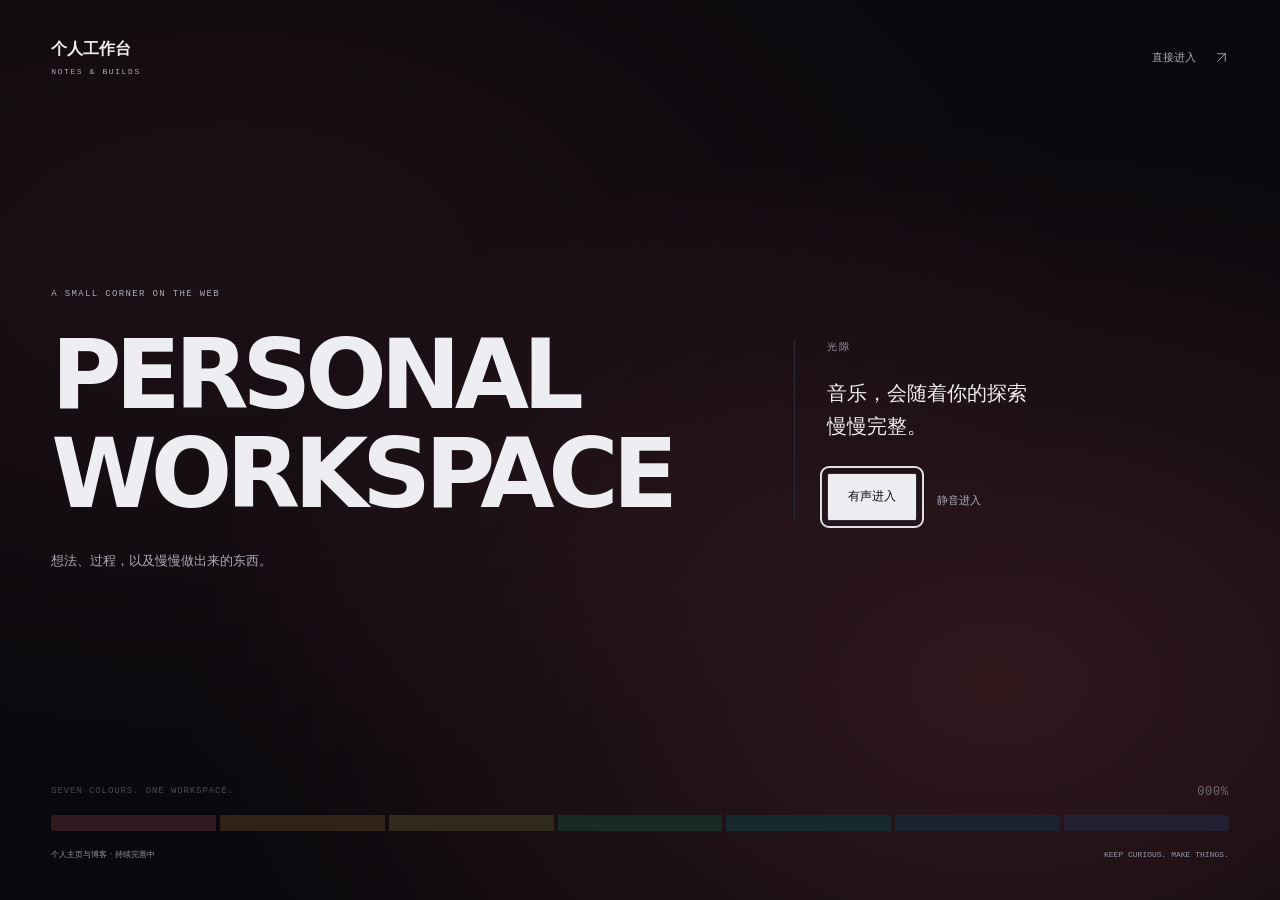
<file: docs/index.html>
<!doctype html>
<html lang="zh-CN" data-theme="dark" class="home-root"><head><meta charset="utf-8"/><meta name="viewport" content="width=device-width,initial-scale=1"/>
<title>个人工作台</title><meta name="description" content="这里放我的 AI 项目、网页实验和做东西时写下的笔记。记录一个想法如何变得具体，也记录它还没解决的部分。"/>
<meta name="theme-color" content="#09090d"/><link rel="canonical" href="https://reisen-ww.github.io/index.html"/>
<link rel="icon" href="./assets/favicon.svg" type="image/svg+xml"/>
<link rel="stylesheet" href="./assets/style.css?v=ee7c4621dbff"/><script data-music-script src="./assets/music.js?v=eaf0fb2bce72" defer></script><script src="./assets/thought.js?v=d8caa1d4b225" defer></script><script src="./assets/site.js?v=4dae831ff178" defer></script></head>
<body class="home-page"><div data-site-view class=""><dialog class="entry-screen" aria-labelledby="entry-heading" data-entry>
<div class="entry-shell"><header class="entry-header"><div class="entry-brand">个人工作台<span>NOTES &amp; BUILDS</span></div><div class="entry-controls"><button class="entry-sound" type="button" data-entry-sound aria-pressed="false" hidden>开启音乐重播</button><button class="entry-skip" type="button" data-entry-close>直接进入 <svg class="icon" viewBox="0 0 24 24" fill="none" stroke="currentColor" stroke-width="1.5" stroke-linecap="round" stroke-linejoin="round" aria-hidden="true"><path d="M6 18 18 6M6 6h12v12"/></svg></button></div></header>
<div class="entry-body"><div><p class="entry-eyebrow">A SMALL CORNER ON THE WEB</p><h2 id="entry-heading" class="entry-heading"><span>PERSONAL</span><span>WORKSPACE</span></h2><p class="entry-subtitle">想法、过程，以及慢慢做出来的东西。</p></div>
<section class="entry-detail" aria-label="欢迎"><div data-entry-choice><p class="entry-phase">光隙</p><p class="entry-gate-note">音乐，会随着你的探索<br/>慢慢完整。</p><div class="entry-gate-actions"><button class="button primary entry-button" type="button" data-entry-begin autofocus>有声进入 <svg class="icon" viewBox="0 0 24 24" fill="none" stroke="currentColor" stroke-width="1.5" stroke-linecap="round" stroke-linejoin="round" aria-hidden="true"><path d="M5 12h14m-5-5 5 5-5 5"/></svg></button><button class="entry-muted" type="button" data-entry-muted>静音进入</button></div></div><div data-entry-sequence hidden><p class="entry-phase" data-entry-phase aria-hidden="true">01 / 03</p><p class="entry-step" data-entry-step>NOTES &amp; IDEAS</p><p class="entry-message" data-entry-message>把想法写下来。</p><button class="button primary entry-button" type="button" data-entry-close>进入主页 <svg class="icon" viewBox="0 0 24 24" fill="none" stroke="currentColor" stroke-width="1.5" stroke-linecap="round" stroke-linejoin="round" aria-hidden="true"><path d="M5 12h14m-5-5 5 5-5 5"/></svg></button></div></section></div>
<footer class="entry-footer"><div class="entry-progress-label"><span>SEVEN COLOURS. ONE WORKSPACE.</span><output data-entry-progress aria-hidden="true">000%</output></div><div class="rainbow-loader" role="progressbar" aria-label="开场加载" aria-valuemin="0" aria-valuemax="100" aria-valuenow="0" data-entry-meter><span class="rainbow-segment" style="--tile:#f86676" data-entry-colour="#f86676"><span class="rainbow-fill"></span><span class="rainbow-copy" aria-hidden="true"><span class="portal-index">01</span><span class="portal-name">深度思考</span><span class="portal-english">DEEP THOUGHTS</span><svg class="icon" viewBox="0 0 24 24" fill="none" stroke="currentColor" stroke-width="1.5" stroke-linecap="round" stroke-linejoin="round" aria-hidden="true"><path d="M6 18 18 6M6 6h12v12"/></svg></span></span><span class="rainbow-segment" style="--tile:#f69a56" data-entry-colour="#f69a56"><span class="rainbow-fill"></span><span class="rainbow-copy" aria-hidden="true"><span class="portal-index">02</span><span class="portal-name">产品思考</span><span class="portal-english">PRODUCT THINKING</span><svg class="icon" viewBox="0 0 24 24" fill="none" stroke="currentColor" stroke-width="1.5" stroke-linecap="round" stroke-linejoin="round" aria-hidden="true"><path d="M6 18 18 6M6 6h12v12"/></svg></span></span><span class="rainbow-segment" style="--tile:#e7cd5a" data-entry-colour="#e7cd5a"><span class="rainbow-fill"></span><span class="rainbow-copy" aria-hidden="true"><span class="portal-index">03</span><span class="portal-name">项目手记</span><span class="portal-english">PROJECT JOURNAL</span><svg class="icon" viewBox="0 0 24 24" fill="none" stroke="currentColor" stroke-width="1.5" stroke-linecap="round" stroke-linejoin="round" aria-hidden="true"><path d="M6 18 18 6M6 6h12v12"/></svg></span></span><span class="rainbow-segment" style="--tile:#6ac895" data-entry-colour="#6ac895"><span class="rainbow-fill"></span><span class="rainbow-copy" aria-hidden="true"><span class="portal-index">04</span><span class="portal-name">造物实验</span><span class="portal-english">MAKING LAB</span><svg class="icon" viewBox="0 0 24 24" fill="none" stroke="currentColor" stroke-width="1.5" stroke-linecap="round" stroke-linejoin="round" aria-hidden="true"><path d="M6 18 18 6M6 6h12v12"/></svg></span></span><span class="rainbow-segment" style="--tile:#57cbd1" data-entry-colour="#57cbd1"><span class="rainbow-fill"></span><span class="rainbow-copy" aria-hidden="true"><span class="portal-index">05</span><span class="portal-name portal-agent"><span>晓白</span> <small>Agent</small></span><span class="portal-english">XIAOBAI AGENT</span><svg class="icon" viewBox="0 0 24 24" fill="none" stroke="currentColor" stroke-width="1.5" stroke-linecap="round" stroke-linejoin="round" aria-hidden="true"><path d="M6 18 18 6M6 6h12v12"/></svg></span></span><span class="rainbow-segment" style="--tile:#719fea" data-entry-colour="#719fea"><span class="rainbow-fill"></span><span class="rainbow-copy" aria-hidden="true"><span class="portal-index">06</span><span class="portal-name portal-latin">SLP</span><span class="portal-english">LEARNING &amp; ACTION</span><svg class="icon" viewBox="0 0 24 24" fill="none" stroke="currentColor" stroke-width="1.5" stroke-linecap="round" stroke-linejoin="round" aria-hidden="true"><path d="M6 18 18 6M6 6h12v12"/></svg></span></span><span class="rainbow-segment" style="--tile:#a88be4" data-entry-colour="#a88be4"><span class="rainbow-fill"></span><span class="rainbow-copy" aria-hidden="true"><span class="portal-index">07</span><span class="portal-name">关于我</span><span class="portal-english">ABOUT ME</span><svg class="icon" viewBox="0 0 24 24" fill="none" stroke="currentColor" stroke-width="1.5" stroke-linecap="round" stroke-linejoin="round" aria-hidden="true"><path d="M6 18 18 6M6 6h12v12"/></svg></span></span></div><div><span>个人主页与博客 · 持续完善中</span><span>KEEP CURIOUS. MAKE THINGS.</span></div></footer></div></dialog><a class="skip-link" href="#main">跳到正文</a><div class="home-stage"><header class="home-header"><a class="home-brand" href="index.html">个人工作台<span>NOTES &amp; BUILDS</span></a><p class="home-draft">个人主页与博客 · 持续完善中</p><div class="home-controls"><span data-music-slot></span><button class="entry-replay" type="button" data-entry-replay hidden>重播开场 <svg class="icon" viewBox="0 0 24 24" fill="none" stroke="currentColor" stroke-width="1.5" stroke-linecap="round" stroke-linejoin="round" aria-hidden="true"><path d="M6 18 18 6M6 6h12v12"/></svg></button></div></header><main id="main" class="home-main"><section class="home-hero" style="--spectrum:#f86676,#f69a56,#e7cd5a,#6ac895,#57cbd1,#719fea,#a88be4"><div class="spectral-halo" data-halo><div aria-hidden="true"></div><span class="halo-highlight" aria-hidden="true"></span><span class="halo-source" data-halo-source aria-hidden="true"></span><span class="halo-portrait"><img src="./assets/avatar.webp" alt="我的头像：紫发兔耳角色" width="800" height="800" decoding="async" fetchpriority="high"/></span></div><div class="home-copy"><p class="home-eyebrow">A SMALL CORNER ON THE WEB <span>／ 2026</span></p><h1>保持好奇。<br/>把想法，<br/><em>做出来。</em></h1><p class="home-intro">想法、过程，以及慢慢做出来的东西。</p><div class="home-links"><a href="blog.html">读笔记 <svg class="icon" viewBox="0 0 24 24" fill="none" stroke="currentColor" stroke-width="1.5" stroke-linecap="round" stroke-linejoin="round" aria-hidden="true"><path d="M5 12h14m-5-5 5 5-5 5"/></svg></a><a href="projects.html">看项目 <svg class="icon" viewBox="0 0 24 24" fill="none" stroke="currentColor" stroke-width="1.5" stroke-linecap="round" stroke-linejoin="round" aria-hidden="true"><path d="M6 18 18 6M6 6h12v12"/></svg></a></div></div><p class="halo-caption" aria-hidden="true">MANY COLOURS.<br/>ONE CURIOUS MIND.</p></section><section class="home-portals"><div class="portals-caption"><span>七种颜色，七个小世界。</span><span>CHOOSE A COLOUR. EXPLORE.</span></div><nav class="colour-portals" aria-label="七个分区"><a class="colour-portal" style="--tile:#f86676" data-halo-colour="#f86676" data-halo-index="0" data-thought-entry href="sections/deep-thinking.html"><span class="portal-index">01</span><span class="portal-name">深度思考</span><span class="portal-english">DEEP THOUGHTS</span><svg class="icon" viewBox="0 0 24 24" fill="none" stroke="currentColor" stroke-width="1.5" stroke-linecap="round" stroke-linejoin="round" aria-hidden="true"><path d="M6 18 18 6M6 6h12v12"/></svg></a><a class="colour-portal" style="--tile:#f69a56" data-halo-colour="#f69a56" data-halo-index="1" href="sections/product-thinking.html"><span class="portal-index">02</span><span class="portal-name">产品思考</span><span class="portal-english">PRODUCT THINKING</span><svg class="icon" viewBox="0 0 24 24" fill="none" stroke="currentColor" stroke-width="1.5" stroke-linecap="round" stroke-linejoin="round" aria-hidden="true"><path d="M6 18 18 6M6 6h12v12"/></svg></a><a class="colour-portal" style="--tile:#e7cd5a" data-halo-colour="#e7cd5a" data-halo-index="2" href="sections/project-journal.html"><span class="portal-index">03</span><span class="portal-name">项目手记</span><span class="portal-english">PROJECT JOURNAL</span><svg class="icon" viewBox="0 0 24 24" fill="none" stroke="currentColor" stroke-width="1.5" stroke-linecap="round" stroke-linejoin="round" aria-hidden="true"><path d="M6 18 18 6M6 6h12v12"/></svg></a><a class="colour-portal" style="--tile:#6ac895" data-halo-colour="#6ac895" data-halo-index="3" href="sections/making-lab.html"><span class="portal-index">04</span><span class="portal-name">造物实验</span><span class="portal-english">MAKING LAB</span><svg class="icon" viewBox="0 0 24 24" fill="none" stroke="currentColor" stroke-width="1.5" stroke-linecap="round" stroke-linejoin="round" aria-hidden="true"><path d="M6 18 18 6M6 6h12v12"/></svg></a><a class="colour-portal" style="--tile:#57cbd1" data-halo-colour="#57cbd1" data-halo-index="4" href="projects/xiaobai.html"><span class="portal-index">05</span><span class="portal-name portal-agent"><span>晓白</span> <small>Agent</small></span><span class="portal-english">XIAOBAI AGENT</span><svg class="icon" viewBox="0 0 24 24" fill="none" stroke="currentColor" stroke-width="1.5" stroke-linecap="round" stroke-linejoin="round" aria-hidden="true"><path d="M6 18 18 6M6 6h12v12"/></svg></a><a class="colour-portal" style="--tile:#719fea" data-halo-colour="#719fea" data-halo-index="5" href="projects/slp.html"><span class="portal-index">06</span><span class="portal-name portal-latin">SLP</span><span class="portal-english">LEARNING &amp; ACTION</span><svg class="icon" viewBox="0 0 24 24" fill="none" stroke="currentColor" stroke-width="1.5" stroke-linecap="round" stroke-linejoin="round" aria-hidden="true"><path d="M6 18 18 6M6 6h12v12"/></svg></a><a class="colour-portal" style="--tile:#a88be4" data-halo-colour="#a88be4" data-halo-index="6" href="about.html"><span class="portal-index">07</span><span class="portal-name">关于我</span><span class="portal-english">ABOUT ME</span><svg class="icon" viewBox="0 0 24 24" fill="none" stroke="currentColor" stroke-width="1.5" stroke-linecap="round" stroke-linejoin="round" aria-hidden="true"><path d="M6 18 18 6M6 6h12v12"/></svg></a></nav></section></main></div></div><div class="music-dock" data-music-dock aria-label="探索音乐" hidden><button class="music-toggle" type="button" data-music-toggle aria-pressed="false">开启音乐</button><span class="music-label" data-music-label>光隙</span><span class="music-dots" aria-hidden="true"><i data-music-layer></i><i data-music-layer></i><i data-music-layer></i><i data-music-layer></i><i data-music-layer></i></span></div><script type="application/json" data-music-score>{"title": "光隙", "status": "原创试听草稿，音色与旋律待本人审阅", "bpm": 72, "duration": 53.333333333333336, "introDuration": 4.5, "chords": ["F#m11", "Dmaj9", "Aadd9/C#", "E6sus4", "F#m9", "Bm11", "Dmaj9", "Eadd9"], "introNotes": ["F#3", "C#4", "G#4", "A4", "B4", "E4", "F#4"], "layers": [{"id": "piano", "file": "piano.ogg", "name": "氛围和弦", "afterClicks": 0, "version": "f563643eac5a"}, {"id": "bass", "file": "bass.ogg", "name": "柔和低音", "afterClicks": 2, "version": "28918e7a8748"}, {"id": "response", "file": "response.ogg", "name": "回声织体", "afterClicks": 5, "version": "fc7e424fc620"}, {"id": "melody", "file": "melody.ogg", "name": "稀疏旋律", "afterClicks": 9, "version": "bceb2471f747"}, {"id": "pulse", "file": "pulse.ogg", "name": "呼吸脉冲", "afterClicks": 14, "version": "cc4a8d009af9"}]}</script></body></html>
</file>
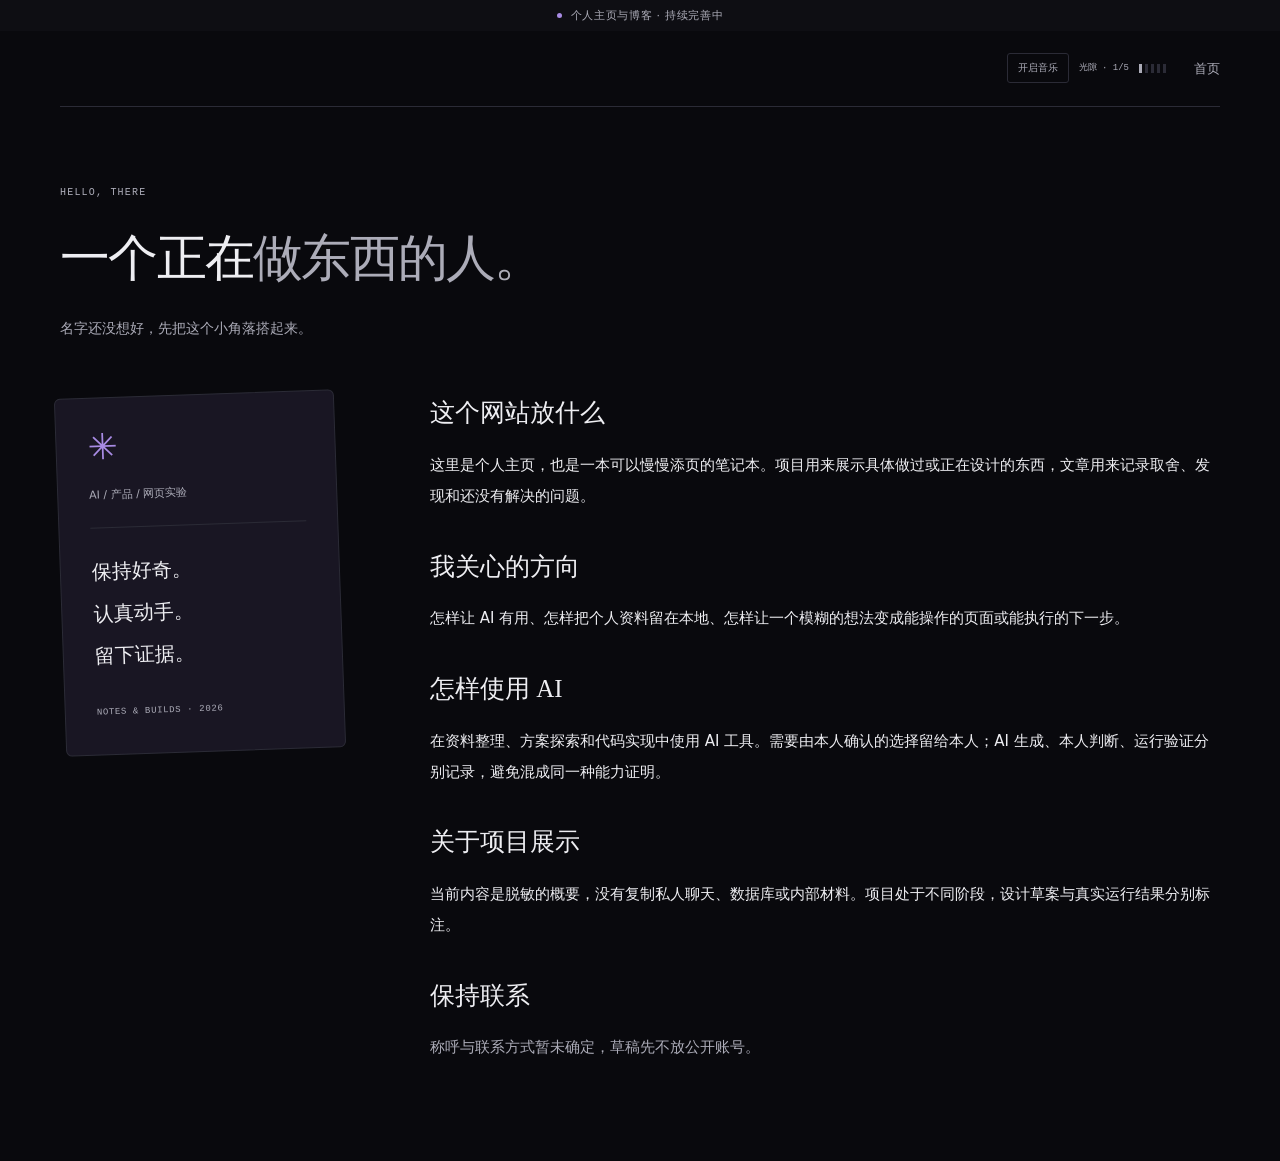
<file: docs/about.html>
<!doctype html>
<html lang="zh-CN" data-theme="dark" class="content-root" style="--section-color:#a88be4" data-section="about"><head><meta charset="utf-8"/><meta name="viewport" content="width=device-width,initial-scale=1"/>
<title>关于 · 个人工作台</title><meta name="description" content="这里放我的 AI 项目、网页实验和做东西时写下的笔记。记录一个想法如何变得具体，也记录它还没解决的部分。"/>
<meta name="theme-color" content="#09090d"/><link rel="canonical" href="https://reisen-ww.github.io/about.html"/>
<link rel="icon" href="./assets/favicon.svg" type="image/svg+xml"/>
<link rel="stylesheet" href="./assets/style.css?v=ee7c4621dbff"/><script data-music-script src="./assets/music.js?v=eaf0fb2bce72" defer></script><script src="./assets/thought.js?v=d8caa1d4b225" defer></script><script src="./assets/site.js?v=4dae831ff178" defer></script></head>
<body class="content-page"><div data-site-view class=""><a class="skip-link" href="#main">跳到正文</a>
<div class="draft-banner"><span class="draft-dot"></span>个人主页与博客 · 持续完善中</div>
<header class="site-header shell section-header"><div class="header-controls"><span data-music-slot></span><nav class="desktop-nav" aria-label="主导航"><a href="./index.html">首页</a></nav></div></header>
<main id="main" class="shell"><section class="page-intro"><p class="eyebrow">HELLO, THERE</p><h1>一个正在<em>做东西的人。</em></h1><p>名字还没想好，先把这个小角落搭起来。</p></section><div class="about-layout"><aside class="about-note"><span class="asterisk">✳</span><p>AI / 产品 / 网页实验</p><hr/><p>保持好奇。<br/>认真动手。<br/>留下证据。</p><span class="small-label">NOTES & BUILDS · 2026</span></aside><div class="prose about-prose"><h2>这个网站放什么</h2><p>这里是个人主页，也是一本可以慢慢添页的笔记本。项目用来展示具体做过或正在设计的东西，文章用来记录取舍、发现和还没有解决的问题。</p><h2>我关心的方向</h2><p>怎样让 AI 有用、怎样把个人资料留在本地、怎样让一个模糊的想法变成能操作的页面或能执行的下一步。</p><h2>怎样使用 AI</h2><p>在资料整理、方案探索和代码实现中使用 AI 工具。需要由本人确认的选择留给本人；AI 生成、本人判断、运行验证分别记录，避免混成同一种能力证明。</p><h2>关于项目展示</h2><p>当前内容是脱敏的概要，没有复制私人聊天、数据库或内部材料。项目处于不同阶段，设计草案与真实运行结果分别标注。</p><h2>保持联系</h2><p class="quiet">称呼与联系方式暂未确定，草稿先不放公开账号。</p></div></div></main>
</div><div class="music-dock" data-music-dock aria-label="探索音乐" hidden><button class="music-toggle" type="button" data-music-toggle aria-pressed="false">开启音乐</button><span class="music-label" data-music-label>光隙</span><span class="music-dots" aria-hidden="true"><i data-music-layer></i><i data-music-layer></i><i data-music-layer></i><i data-music-layer></i><i data-music-layer></i></span></div><script type="application/json" data-music-score>{"title": "光隙", "status": "原创试听草稿，音色与旋律待本人审阅", "bpm": 72, "duration": 53.333333333333336, "introDuration": 4.5, "chords": ["F#m11", "Dmaj9", "Aadd9/C#", "E6sus4", "F#m9", "Bm11", "Dmaj9", "Eadd9"], "introNotes": ["F#3", "C#4", "G#4", "A4", "B4", "E4", "F#4"], "layers": [{"id": "piano", "file": "piano.ogg", "name": "氛围和弦", "afterClicks": 0, "version": "f563643eac5a"}, {"id": "bass", "file": "bass.ogg", "name": "柔和低音", "afterClicks": 2, "version": "28918e7a8748"}, {"id": "response", "file": "response.ogg", "name": "回声织体", "afterClicks": 5, "version": "fc7e424fc620"}, {"id": "melody", "file": "melody.ogg", "name": "稀疏旋律", "afterClicks": 9, "version": "bceb2471f747"}, {"id": "pulse", "file": "pulse.ogg", "name": "呼吸脉冲", "afterClicks": 14, "version": "cc4a8d009af9"}]}</script></body></html>
</file>
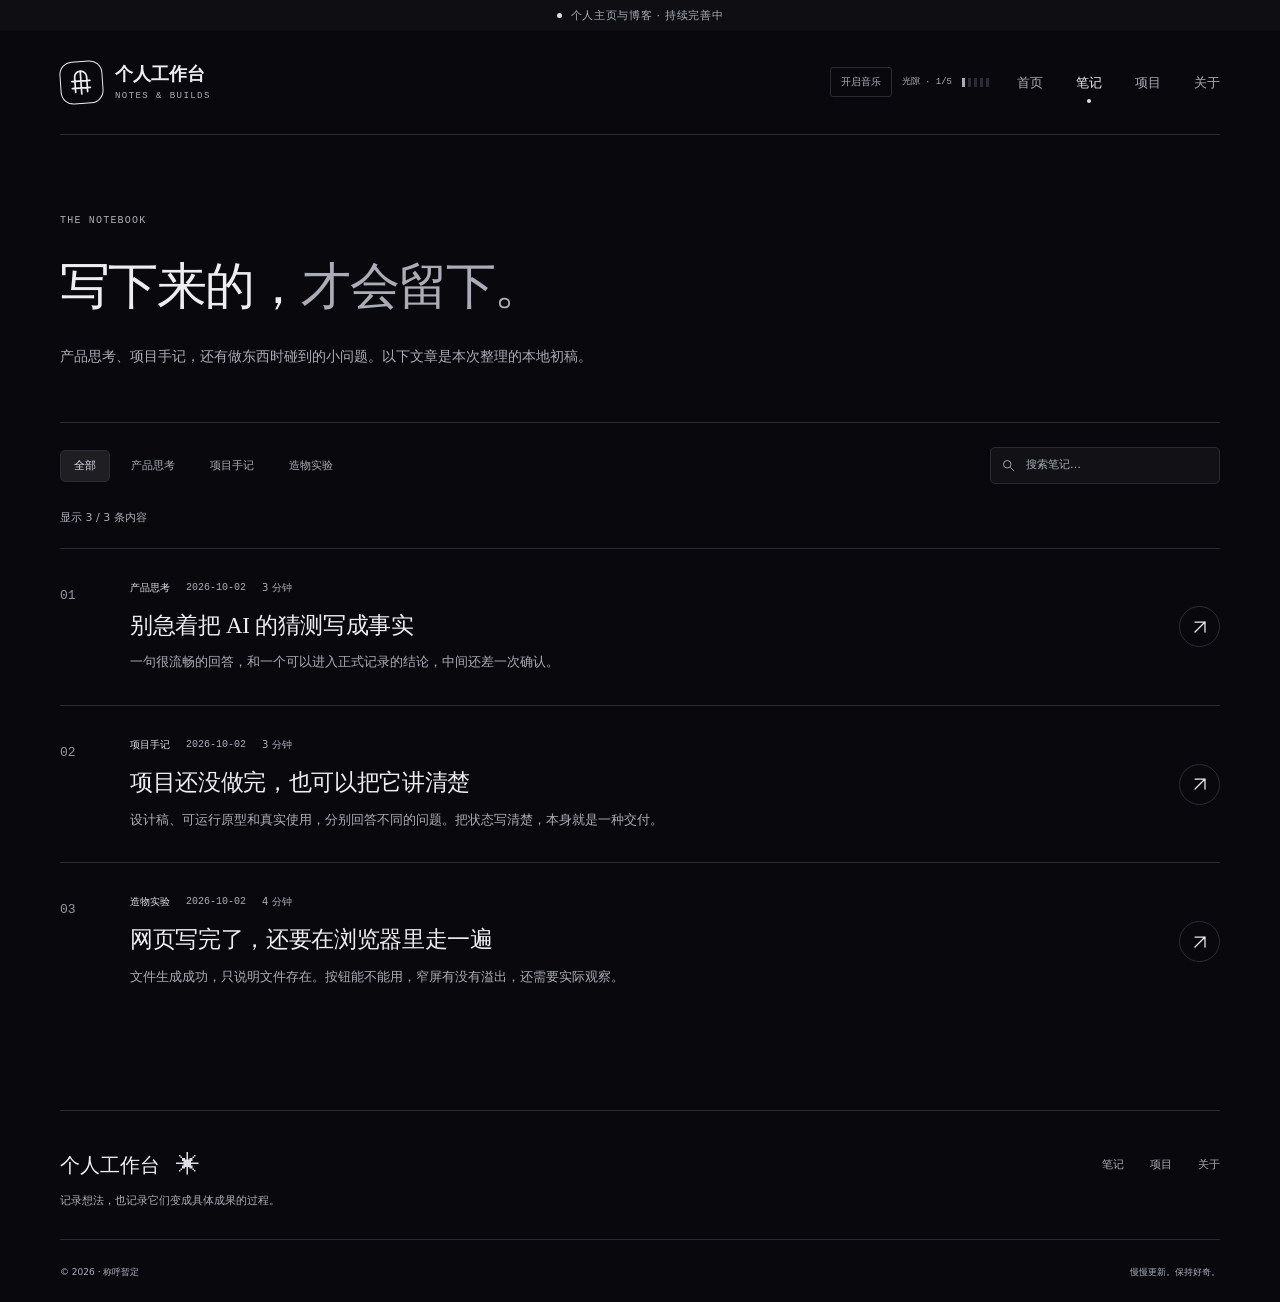
<file: docs/blog.html>
<!doctype html>
<html lang="zh-CN" data-theme="dark" class="content-root"><head><meta charset="utf-8"/><meta name="viewport" content="width=device-width,initial-scale=1"/>
<title>笔记 · 个人工作台</title><meta name="description" content="这里放我的 AI 项目、网页实验和做东西时写下的笔记。记录一个想法如何变得具体，也记录它还没解决的部分。"/>
<meta name="theme-color" content="#09090d"/><link rel="canonical" href="https://reisen-ww.github.io/blog.html"/>
<link rel="icon" href="./assets/favicon.svg" type="image/svg+xml"/>
<link rel="stylesheet" href="./assets/style.css?v=ee7c4621dbff"/><script data-music-script src="./assets/music.js?v=eaf0fb2bce72" defer></script><script src="./assets/thought.js?v=d8caa1d4b225" defer></script><script src="./assets/site.js?v=4dae831ff178" defer></script></head>
<body class="content-page"><div data-site-view class=""><a class="skip-link" href="#main">跳到正文</a>
<div class="draft-banner"><span class="draft-dot"></span>个人主页与博客 · 持续完善中</div>
<header class="site-header shell"><a class="brand" href="./index.html"><span class="brand-icon" aria-hidden="true"><svg viewBox="0 0 32 32" fill="none"><path d="M9 25V10a6 6 0 0 1 12 0v15M6 14h18M6 21h18M15 5v22" stroke="currentColor" stroke-width="1.7" stroke-linecap="round"/></svg></span><span>个人工作台<small>NOTES &amp; BUILDS</small></span></a><div class="header-controls"><span data-music-slot></span><nav class="desktop-nav" aria-label="主导航"><a href="./index.html">首页</a><a href="./blog.html" aria-current="page">笔记</a><a href="./projects.html">项目</a><a href="./about.html">关于</a></nav><details class="mobile-menu"><summary aria-label="展开导航"><span></span><span></span></summary><nav aria-label="手机导航"><a href="./index.html">首页</a><a href="./blog.html" aria-current="page">笔记</a><a href="./projects.html">项目</a><a href="./about.html">关于</a></nav></details></div></header>
<main id="main" class="shell"><section class="page-intro"><p class="eyebrow">THE NOTEBOOK</p><h1>写下来的，<em>才会留下。</em></h1><p>产品思考、项目手记，还有做东西时碰到的小问题。以下文章是本次整理的本地初稿。</p></section><section class="listing" data-listing><div class="tools" hidden><div class="filter-group" aria-label="按分类筛选"><button type="button" class="filter active" data-filter="all" aria-pressed="true">全部</button><button type="button" class="filter" data-filter="产品思考" aria-pressed="false">产品思考</button><button type="button" class="filter" data-filter="项目手记" aria-pressed="false">项目手记</button><button type="button" class="filter" data-filter="造物实验" aria-pressed="false">造物实验</button></div>
    <label class="search-box"><span class="sr-only">搜索笔记</span><svg class="icon" viewBox="0 0 24 24" fill="none" stroke="currentColor" stroke-width="1.5" aria-hidden="true"><circle cx="10" cy="10" r="6"/><path d="m15 15 6 6"/></svg><input type="search" placeholder="搜索笔记…" data-search-input maxlength="160"/></label></div>
    <p class="results-note" data-results aria-live="polite" hidden></p><div class="post-list"><article class="post-row" data-card data-category="产品思考" data-search="别急着把 AI 的猜测写成事实 一句很流畅的回答，和一个可以进入正式记录的结论，中间还差一次确认。 产品思考 AI 可以帮忙读材料、提取线索、解释差异，也可以根据上下文提出一个有用的猜想。问题在于，一旦猜想被写入正式能力档案，后面的计划就会把它当成前提。 因此，设计上把候选结论和正式记录分开：候选结论帮助思考，正式记录需要本人确认。能定位到来源，也不等于已经知道它应该如何解释。 以学习路线为例：先澄清目标，整理主动选择的材料，再检查报告，之后才讨论差距和下一步。每次确认都有具体对象，而不是一个笼统的“你同意吗”。 这样做不保证 AI 永远正确，但让误解有机会在进入正式计划前被发现，也让人知道该从哪一步修改。 SLP 尚未成为可运行产品，也没有完成真人验证。这个流程是否方便、会不会增加负担，还需要真实使用证据。现在能够说明的是设计边界，不能提前写成用户效果。">
      <span class="post-number">01</span><div class="post-text"><div class="post-meta"><span>产品思考</span><time datetime="2026-10-02">2026-10-02</time><span>3 分钟</span></div>
      <h3><a href="./posts/evidence-before-conclusion.html">别急着把 AI 的猜测写成事实</a></h3><p>一句很流畅的回答，和一个可以进入正式记录的结论，中间还差一次确认。</p></div>
      <a class="post-arrow" href="./posts/evidence-before-conclusion.html" aria-label="阅读：别急着把 AI 的猜测写成事实"><svg class="icon" viewBox="0 0 24 24" fill="none" stroke="currentColor" stroke-width="1.5" stroke-linecap="round" stroke-linejoin="round" aria-hidden="true"><path d="M6 18 18 6M6 6h12v12"/></svg></a></article><article class="post-row" data-card data-category="项目手记" data-search="项目还没做完，也可以把它讲清楚 设计稿、可运行原型和真实使用，分别回答不同的问题。把状态写清楚，本身就是一种交付。 项目手记 产品定义说明想解决的问题；架构草案说明怎样划分责任；原型让人操作一个流程；测试记录说明哪些条件下发生了什么。它们都有价值，但不能彼此替代。 一个尚无产品代码的项目，可以展示问题拆解和技术取舍。关键是同时写出：现在处于哪一步，已经有怎样的成果。 “在本地浏览器中检查过一个页面”和“适用于所有浏览器”不是同一个结论。一个测试通过，也不能证明跨模块流程或者长期使用没有问题。 展示时，把验证环境与范围放在结果旁边，会比堆叠成绩更容易理解。当前缺口也尽量写成具体下一步，而不是泛泛地说“持续优化”。 这一版本的个人站点是本地草稿。项目简介经过脱敏整理，尚未由本人逐项审定；文章同样是整理稿。公开之前，还需要确认称呼、署名、措辞和可以展示的材料。">
      <span class="post-number">02</span><div class="post-text"><div class="post-meta"><span>项目手记</span><time datetime="2026-10-02">2026-10-02</time><span>3 分钟</span></div>
      <h3><a href="./posts/write-down-project-state.html">项目还没做完，也可以把它讲清楚</a></h3><p>设计稿、可运行原型和真实使用，分别回答不同的问题。把状态写清楚，本身就是一种交付。</p></div>
      <a class="post-arrow" href="./posts/write-down-project-state.html" aria-label="阅读：项目还没做完，也可以把它讲清楚"><svg class="icon" viewBox="0 0 24 24" fill="none" stroke="currentColor" stroke-width="1.5" stroke-linecap="round" stroke-linejoin="round" aria-hidden="true"><path d="M6 18 18 6M6 6h12v12"/></svg></a></article><article class="post-row" data-card data-category="造物实验" data-search="网页写完了，还要在浏览器里走一遍 文件生成成功，只说明文件存在。按钮能不能用，窄屏有没有溢出，还需要实际观察。 造物实验 打开首页，沿着导航进入项目和文章，操作一个按钮，再返回原来的位置。如果这条路径走不通，视觉细节再完整也不能弥补它。 还要检查文字、资源和链接。Windows 本地路径、大小写差异、只适合根目录的地址，可能在发布后变成失效链接。 桌面上舒服的列宽，到手机上可能挤在一起。值得检查的不只是截图，还包括有没有横向滚动、长标题能否换行、焦点是否能看见、菜单能否关闭。 动态效果也需要一个退出方式。系统要求减少动效时，页面应该仍然能读、能用；脚本失效时，文章正文也不应该跟着消失。 一次 Chromium 检查不能替代 Safari、Firefox 和真实手机。记录用了哪种环境、检查了哪些行为，可以让后来的人更快找到还需要补充的证据。 原型的价值是把想法变成能被观察的东西。每一轮检查，再让它往可靠靠近一点。">
      <span class="post-number">03</span><div class="post-text"><div class="post-meta"><span>造物实验</span><time datetime="2026-10-02">2026-10-02</time><span>4 分钟</span></div>
      <h3><a href="./posts/a-page-needs-a-browser.html">网页写完了，还要在浏览器里走一遍</a></h3><p>文件生成成功，只说明文件存在。按钮能不能用，窄屏有没有溢出，还需要实际观察。</p></div>
      <a class="post-arrow" href="./posts/a-page-needs-a-browser.html" aria-label="阅读：网页写完了，还要在浏览器里走一遍"><svg class="icon" viewBox="0 0 24 24" fill="none" stroke="currentColor" stroke-width="1.5" stroke-linecap="round" stroke-linejoin="round" aria-hidden="true"><path d="M6 18 18 6M6 6h12v12"/></svg></a></article></div><div class="empty-state" data-empty hidden><p>这次没有找到匹配内容。</p><button type="button" class="text-link" data-reset>清除筛选，再看看</button></div></section></main>
<footer class="site-footer shell"><div><a class="footer-brand" href="./index.html">个人工作台<span>✳</span></a><p>记录想法，也记录它们变成具体成果的过程。</p></div><nav aria-label="页脚导航"><a href="./blog.html">笔记</a><a href="./projects.html">项目</a><a href="./about.html">关于</a></nav><div class="footer-bottom"><span>© 2026 · 称呼暂定</span><span>慢慢更新。保持好奇。</span></div></footer></div><div class="music-dock" data-music-dock aria-label="探索音乐" hidden><button class="music-toggle" type="button" data-music-toggle aria-pressed="false">开启音乐</button><span class="music-label" data-music-label>光隙</span><span class="music-dots" aria-hidden="true"><i data-music-layer></i><i data-music-layer></i><i data-music-layer></i><i data-music-layer></i><i data-music-layer></i></span></div><script type="application/json" data-music-score>{"title": "光隙", "status": "原创试听草稿，音色与旋律待本人审阅", "bpm": 72, "duration": 53.333333333333336, "introDuration": 4.5, "chords": ["F#m11", "Dmaj9", "Aadd9/C#", "E6sus4", "F#m9", "Bm11", "Dmaj9", "Eadd9"], "introNotes": ["F#3", "C#4", "G#4", "A4", "B4", "E4", "F#4"], "layers": [{"id": "piano", "file": "piano.ogg", "name": "氛围和弦", "afterClicks": 0, "version": "f563643eac5a"}, {"id": "bass", "file": "bass.ogg", "name": "柔和低音", "afterClicks": 2, "version": "28918e7a8748"}, {"id": "response", "file": "response.ogg", "name": "回声织体", "afterClicks": 5, "version": "fc7e424fc620"}, {"id": "melody", "file": "melody.ogg", "name": "稀疏旋律", "afterClicks": 9, "version": "bceb2471f747"}, {"id": "pulse", "file": "pulse.ogg", "name": "呼吸脉冲", "afterClicks": 14, "version": "cc4a8d009af9"}]}</script></body></html>
</file>
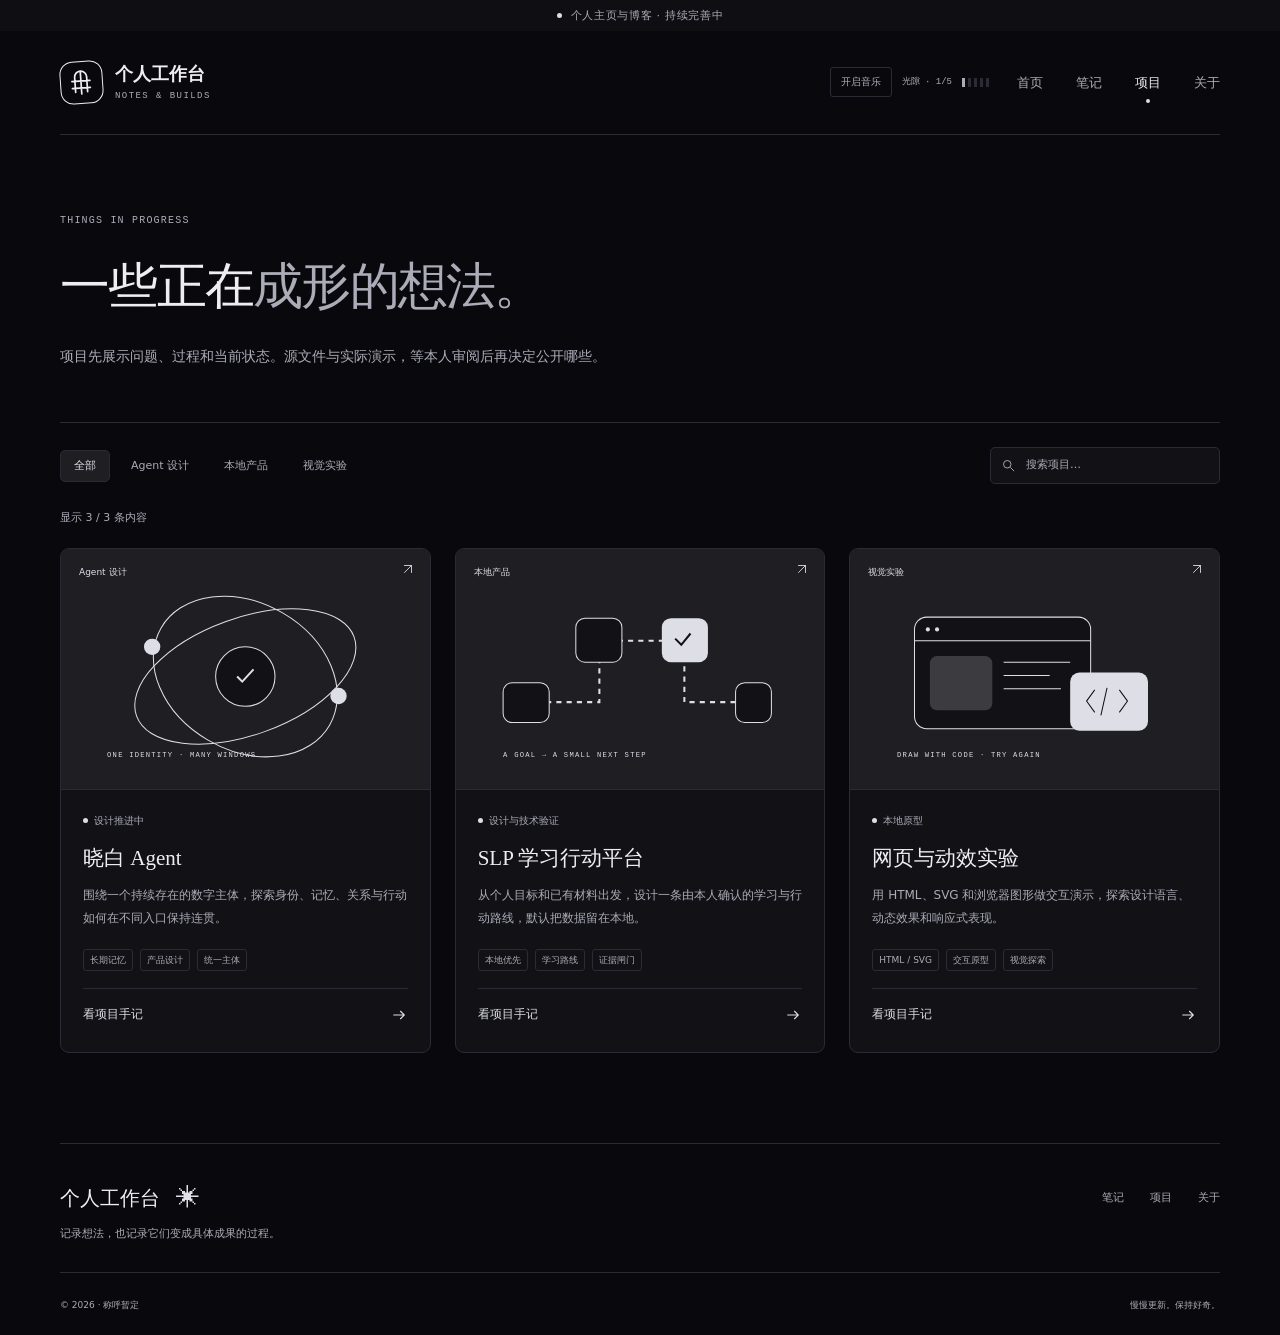
<file: docs/projects.html>
<!doctype html>
<html lang="zh-CN" data-theme="dark" class="content-root"><head><meta charset="utf-8"/><meta name="viewport" content="width=device-width,initial-scale=1"/>
<title>项目 · 个人工作台</title><meta name="description" content="这里放我的 AI 项目、网页实验和做东西时写下的笔记。记录一个想法如何变得具体，也记录它还没解决的部分。"/>
<meta name="theme-color" content="#09090d"/><link rel="canonical" href="https://reisen-ww.github.io/projects.html"/>
<link rel="icon" href="./assets/favicon.svg" type="image/svg+xml"/>
<link rel="stylesheet" href="./assets/style.css?v=ee7c4621dbff"/><script data-music-script src="./assets/music.js?v=eaf0fb2bce72" defer></script><script src="./assets/thought.js?v=d8caa1d4b225" defer></script><script src="./assets/site.js?v=4dae831ff178" defer></script></head>
<body class="content-page"><div data-site-view class=""><a class="skip-link" href="#main">跳到正文</a>
<div class="draft-banner"><span class="draft-dot"></span>个人主页与博客 · 持续完善中</div>
<header class="site-header shell"><a class="brand" href="./index.html"><span class="brand-icon" aria-hidden="true"><svg viewBox="0 0 32 32" fill="none"><path d="M9 25V10a6 6 0 0 1 12 0v15M6 14h18M6 21h18M15 5v22" stroke="currentColor" stroke-width="1.7" stroke-linecap="round"/></svg></span><span>个人工作台<small>NOTES &amp; BUILDS</small></span></a><div class="header-controls"><span data-music-slot></span><nav class="desktop-nav" aria-label="主导航"><a href="./index.html">首页</a><a href="./blog.html">笔记</a><a href="./projects.html" aria-current="page">项目</a><a href="./about.html">关于</a></nav><details class="mobile-menu"><summary aria-label="展开导航"><span></span><span></span></summary><nav aria-label="手机导航"><a href="./index.html">首页</a><a href="./blog.html">笔记</a><a href="./projects.html" aria-current="page">项目</a><a href="./about.html">关于</a></nav></details></div></header>
<main id="main" class="shell"><section class="page-intro"><p class="eyebrow">THINGS IN PROGRESS</p><h1>一些正在<em>成形的想法。</em></h1><p>项目先展示问题、过程和当前状态。源文件与实际演示，等本人审阅后再决定公开哪些。</p></section><section class="listing" data-listing><div class="tools" hidden><div class="filter-group" aria-label="按分类筛选"><button type="button" class="filter active" data-filter="all" aria-pressed="true">全部</button><button type="button" class="filter" data-filter="Agent 设计" aria-pressed="false">Agent 设计</button><button type="button" class="filter" data-filter="本地产品" aria-pressed="false">本地产品</button><button type="button" class="filter" data-filter="视觉实验" aria-pressed="false">视觉实验</button></div>
    <label class="search-box"><span class="sr-only">搜索项目</span><svg class="icon" viewBox="0 0 24 24" fill="none" stroke="currentColor" stroke-width="1.5" aria-hidden="true"><circle cx="10" cy="10" r="6"/><path d="m15 15 6 6"/></svg><input type="search" placeholder="搜索项目…" data-search-input maxlength="160"/></label></div>
    <p class="results-note" data-results aria-live="polite" hidden></p><div class="project-grid"><article class="project-card" data-card data-category="Agent 设计" data-search="晓白 Agent 围绕一个持续存在的数字主体，探索身份、记忆、关系与行动如何在不同入口保持连贯。 Agent 设计 长期记忆 产品设计 统一主体">
      <a class="project-image lavender" href="./projects/xiaobai.html" aria-label="了解晓白 Agent"><svg class="project-art" viewBox="0 0 360 210" fill="none" aria-hidden="true"><ellipse cx="180" cy="105" rx="113" ry="57" fill="none" stroke="currentColor" transform="rotate(-20 180 105)"/><ellipse cx="180" cy="105" rx="95" ry="72" fill="none" stroke="currentColor" transform="rotate(30 180 105)"/><circle cx="180" cy="105" r="29" fill="var(--paper)" stroke="currentColor"/><circle cx="89" cy="76" r="8" fill="currentColor"/><circle cx="271" cy="124" r="8" fill="currentColor"/><path d="m172 105 5 5 11-12" fill="none" stroke="currentColor" stroke-width="2"/><text x="45" y="184">ONE IDENTITY · MANY WINDOWS</text></svg><span class="art-label">Agent 设计</span><svg class="icon" viewBox="0 0 24 24" fill="none" stroke="currentColor" stroke-width="1.5" stroke-linecap="round" stroke-linejoin="round" aria-hidden="true"><path d="M6 18 18 6M6 6h12v12"/></svg></a>
      <div class="project-copy"><p class="status"><span></span>设计推进中</p>
      <h3><a href="./projects/xiaobai.html">晓白 Agent</a></h3>
      <p>围绕一个持续存在的数字主体，探索身份、记忆、关系与行动如何在不同入口保持连贯。</p><div class="tags"><span>长期记忆</span><span>产品设计</span><span>统一主体</span></div>
      <a class="text-link" href="./projects/xiaobai.html">看项目手记 <svg class="icon" viewBox="0 0 24 24" fill="none" stroke="currentColor" stroke-width="1.5" stroke-linecap="round" stroke-linejoin="round" aria-hidden="true"><path d="M5 12h14m-5-5 5 5-5 5"/></svg></a></div></article><article class="project-card" data-card data-category="本地产品" data-search="SLP 学习行动平台 从个人目标和已有材料出发，设计一条由本人确认的学习与行动路线，默认把数据留在本地。 本地产品 本地优先 学习路线 证据闸门">
      <a class="project-image sage" href="./projects/slp.html" aria-label="了解SLP 学习行动平台"><svg class="project-art" viewBox="0 0 360 210" fill="none" aria-hidden="true"><path d="M68 130h72V70h83v60h73" fill="none" stroke="currentColor" stroke-width="2" stroke-dasharray="5 5"/><rect x="46" y="111" width="45" height="39" rx="9" fill="var(--paper)" stroke="currentColor"/><rect x="117" y="48" width="45" height="43" rx="9" fill="var(--paper)" stroke="currentColor"/><rect x="201" y="48" width="45" height="43" rx="9" fill="currentColor"/><rect x="273" y="111" width="35" height="39" rx="9" fill="var(--paper)" stroke="currentColor"/><path d="m214 68 6 6 9-11" fill="none" stroke="var(--paper)" stroke-width="2"/><text x="46" y="184">A GOAL → A SMALL NEXT STEP</text></svg><span class="art-label">本地产品</span><svg class="icon" viewBox="0 0 24 24" fill="none" stroke="currentColor" stroke-width="1.5" stroke-linecap="round" stroke-linejoin="round" aria-hidden="true"><path d="M6 18 18 6M6 6h12v12"/></svg></a>
      <div class="project-copy"><p class="status"><span></span>设计与技术验证</p>
      <h3><a href="./projects/slp.html">SLP 学习行动平台</a></h3>
      <p>从个人目标和已有材料出发，设计一条由本人确认的学习与行动路线，默认把数据留在本地。</p><div class="tags"><span>本地优先</span><span>学习路线</span><span>证据闸门</span></div>
      <a class="text-link" href="./projects/slp.html">看项目手记 <svg class="icon" viewBox="0 0 24 24" fill="none" stroke="currentColor" stroke-width="1.5" stroke-linecap="round" stroke-linejoin="round" aria-hidden="true"><path d="M5 12h14m-5-5 5 5-5 5"/></svg></a></div></article><article class="project-card" data-card data-category="视觉实验" data-search="网页与动效实验 用 HTML、SVG 和浏览器图形做交互演示，探索设计语言、动态效果和响应式表现。 视觉实验 HTML / SVG 交互原型 视觉探索">
      <a class="project-image peach" href="./projects/visual-lab.html" aria-label="了解网页与动效实验"><svg class="project-art" viewBox="0 0 360 210" fill="none" aria-hidden="true"><rect x="63" y="47" width="172" height="109" rx="12" fill="var(--paper)" stroke="currentColor"/><path d="M63 70h172" stroke="currentColor"/><circle cx="76" cy="59" r="2" fill="currentColor"/><circle cx="85" cy="59" r="2" fill="currentColor"/><rect x="78" y="85" width="61" height="53" rx="7" fill="currentColor" opacity=".2"/><path d="M150 91h65m-65 13h45m-45 13h56" stroke="currentColor"/><rect x="215" y="101" width="76" height="57" rx="9" fill="currentColor"/><path d="m239 118-8 11 8 11m24-22 8 11-8 11m-12-24-6 27" fill="none" stroke="var(--paper)"/><text x="46" y="184">DRAW WITH CODE · TRY AGAIN</text></svg><span class="art-label">视觉实验</span><svg class="icon" viewBox="0 0 24 24" fill="none" stroke="currentColor" stroke-width="1.5" stroke-linecap="round" stroke-linejoin="round" aria-hidden="true"><path d="M6 18 18 6M6 6h12v12"/></svg></a>
      <div class="project-copy"><p class="status"><span></span>本地原型</p>
      <h3><a href="./projects/visual-lab.html">网页与动效实验</a></h3>
      <p>用 HTML、SVG 和浏览器图形做交互演示，探索设计语言、动态效果和响应式表现。</p><div class="tags"><span>HTML / SVG</span><span>交互原型</span><span>视觉探索</span></div>
      <a class="text-link" href="./projects/visual-lab.html">看项目手记 <svg class="icon" viewBox="0 0 24 24" fill="none" stroke="currentColor" stroke-width="1.5" stroke-linecap="round" stroke-linejoin="round" aria-hidden="true"><path d="M5 12h14m-5-5 5 5-5 5"/></svg></a></div></article></div><div class="empty-state" data-empty hidden><p>这次没有找到匹配内容。</p><button type="button" class="text-link" data-reset>清除筛选，再看看</button></div></section></main>
<footer class="site-footer shell"><div><a class="footer-brand" href="./index.html">个人工作台<span>✳</span></a><p>记录想法，也记录它们变成具体成果的过程。</p></div><nav aria-label="页脚导航"><a href="./blog.html">笔记</a><a href="./projects.html">项目</a><a href="./about.html">关于</a></nav><div class="footer-bottom"><span>© 2026 · 称呼暂定</span><span>慢慢更新。保持好奇。</span></div></footer></div><div class="music-dock" data-music-dock aria-label="探索音乐" hidden><button class="music-toggle" type="button" data-music-toggle aria-pressed="false">开启音乐</button><span class="music-label" data-music-label>光隙</span><span class="music-dots" aria-hidden="true"><i data-music-layer></i><i data-music-layer></i><i data-music-layer></i><i data-music-layer></i><i data-music-layer></i></span></div><script type="application/json" data-music-score>{"title": "光隙", "status": "原创试听草稿，音色与旋律待本人审阅", "bpm": 72, "duration": 53.333333333333336, "introDuration": 4.5, "chords": ["F#m11", "Dmaj9", "Aadd9/C#", "E6sus4", "F#m9", "Bm11", "Dmaj9", "Eadd9"], "introNotes": ["F#3", "C#4", "G#4", "A4", "B4", "E4", "F#4"], "layers": [{"id": "piano", "file": "piano.ogg", "name": "氛围和弦", "afterClicks": 0, "version": "f563643eac5a"}, {"id": "bass", "file": "bass.ogg", "name": "柔和低音", "afterClicks": 2, "version": "28918e7a8748"}, {"id": "response", "file": "response.ogg", "name": "回声织体", "afterClicks": 5, "version": "fc7e424fc620"}, {"id": "melody", "file": "melody.ogg", "name": "稀疏旋律", "afterClicks": 9, "version": "bceb2471f747"}, {"id": "pulse", "file": "pulse.ogg", "name": "呼吸脉冲", "afterClicks": 14, "version": "cc4a8d009af9"}]}</script></body></html>
</file>
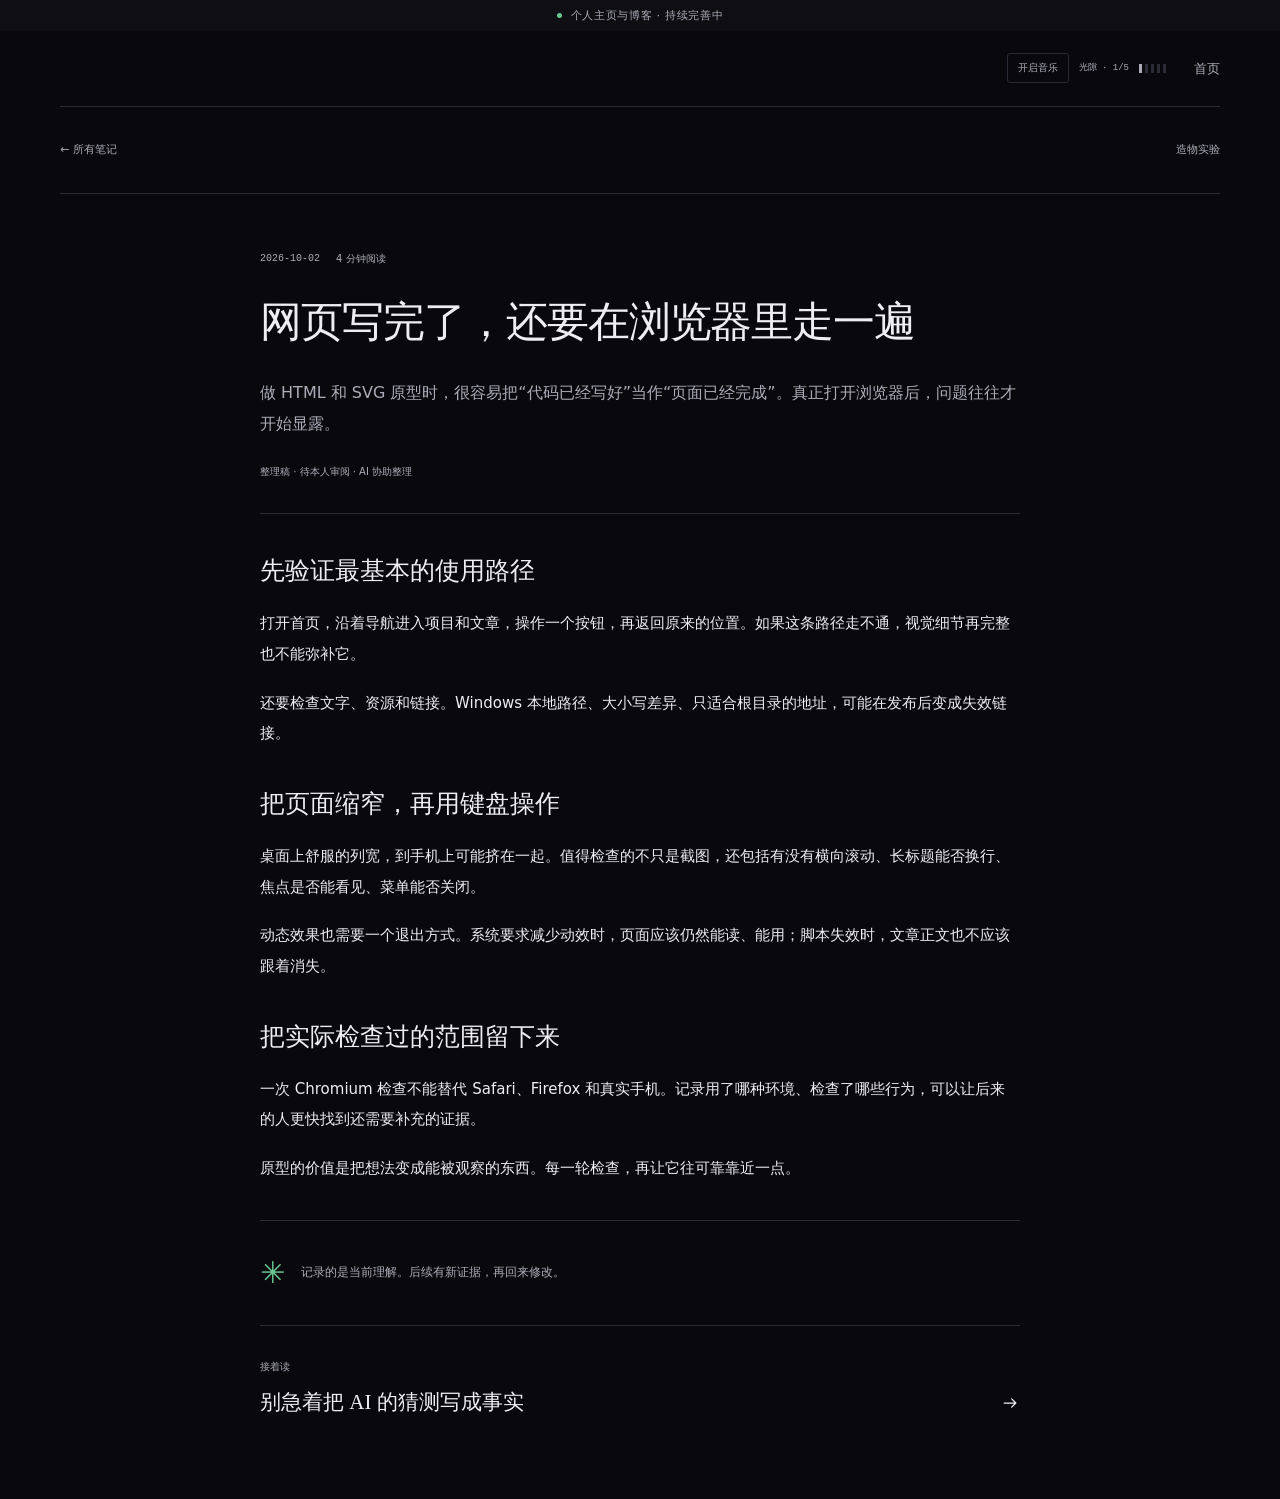
<file: docs/posts/a-page-needs-a-browser.html>
<!doctype html>
<html lang="zh-CN" data-theme="dark" class="content-root" style="--section-color:#6ac895" data-section="making-lab"><head><meta charset="utf-8"/><meta name="viewport" content="width=device-width,initial-scale=1"/>
<title>网页写完了，还要在浏览器里走一遍 · 个人工作台</title><meta name="description" content="文件生成成功，只说明文件存在。按钮能不能用，窄屏有没有溢出，还需要实际观察。"/>
<meta name="theme-color" content="#09090d"/><link rel="canonical" href="https://reisen-ww.github.io/posts/a-page-needs-a-browser.html"/>
<link rel="icon" href="../assets/favicon.svg" type="image/svg+xml"/>
<link rel="stylesheet" href="../assets/style.css?v=ee7c4621dbff"/><script data-music-script src="../assets/music.js?v=eaf0fb2bce72" defer></script><script src="../assets/thought.js?v=d8caa1d4b225" defer></script><script src="../assets/site.js?v=4dae831ff178" defer></script></head>
<body class="content-page"><div data-site-view class=""><a class="skip-link" href="#main">跳到正文</a>
<div class="draft-banner"><span class="draft-dot"></span>个人主页与博客 · 持续完善中</div>
<header class="site-header shell section-header"><div class="header-controls"><span data-music-slot></span><nav class="desktop-nav" aria-label="主导航"><a href="../index.html">首页</a></nav></div></header>
<main id="main" class="shell"><div class="breadcrumb"><a href="../blog.html">← 所有笔记</a><span>造物实验</span></div><article class="article"><header class="article-header"><div class="post-meta"><time datetime="2026-10-02">2026-10-02</time><span>4 分钟阅读</span></div><h1>网页写完了，还要在浏览器里走一遍</h1><p class="article-lead">做 HTML 和 SVG 原型时，很容易把“代码已经写好”当作“页面已经完成”。真正打开浏览器后，问题往往才开始显露。</p><p class="article-status">整理稿 · 待本人审阅 · AI 协助整理</p></header><div class="prose"><section><h2>先验证最基本的使用路径</h2><p>打开首页，沿着导航进入项目和文章，操作一个按钮，再返回原来的位置。如果这条路径走不通，视觉细节再完整也不能弥补它。</p><p>还要检查文字、资源和链接。Windows 本地路径、大小写差异、只适合根目录的地址，可能在发布后变成失效链接。</p></section><section><h2>把页面缩窄，再用键盘操作</h2><p>桌面上舒服的列宽，到手机上可能挤在一起。值得检查的不只是截图，还包括有没有横向滚动、长标题能否换行、焦点是否能看见、菜单能否关闭。</p><p>动态效果也需要一个退出方式。系统要求减少动效时，页面应该仍然能读、能用；脚本失效时，文章正文也不应该跟着消失。</p></section><section><h2>把实际检查过的范围留下来</h2><p>一次 Chromium 检查不能替代 Safari、Firefox 和真实手机。记录用了哪种环境、检查了哪些行为，可以让后来的人更快找到还需要补充的证据。</p><p>原型的价值是把想法变成能被观察的东西。每一轮检查，再让它往可靠靠近一点。</p></section></div><aside class="article-end"><span>✳</span><p>记录的是当前理解。后续有新证据，再回来修改。</p></aside><a class="next-post" href="evidence-before-conclusion.html"><span>接着读</span><strong>别急着把 AI 的猜测写成事实 <svg class="icon" viewBox="0 0 24 24" fill="none" stroke="currentColor" stroke-width="1.5" stroke-linecap="round" stroke-linejoin="round" aria-hidden="true"><path d="M5 12h14m-5-5 5 5-5 5"/></svg></strong></a></article></main>
</div><div class="music-dock" data-music-dock aria-label="探索音乐" hidden><button class="music-toggle" type="button" data-music-toggle aria-pressed="false">开启音乐</button><span class="music-label" data-music-label>光隙</span><span class="music-dots" aria-hidden="true"><i data-music-layer></i><i data-music-layer></i><i data-music-layer></i><i data-music-layer></i><i data-music-layer></i></span></div><script type="application/json" data-music-score>{"title": "光隙", "status": "原创试听草稿，音色与旋律待本人审阅", "bpm": 72, "duration": 53.333333333333336, "introDuration": 4.5, "chords": ["F#m11", "Dmaj9", "Aadd9/C#", "E6sus4", "F#m9", "Bm11", "Dmaj9", "Eadd9"], "introNotes": ["F#3", "C#4", "G#4", "A4", "B4", "E4", "F#4"], "layers": [{"id": "piano", "file": "piano.ogg", "name": "氛围和弦", "afterClicks": 0, "version": "f563643eac5a"}, {"id": "bass", "file": "bass.ogg", "name": "柔和低音", "afterClicks": 2, "version": "28918e7a8748"}, {"id": "response", "file": "response.ogg", "name": "回声织体", "afterClicks": 5, "version": "fc7e424fc620"}, {"id": "melody", "file": "melody.ogg", "name": "稀疏旋律", "afterClicks": 9, "version": "bceb2471f747"}, {"id": "pulse", "file": "pulse.ogg", "name": "呼吸脉冲", "afterClicks": 14, "version": "cc4a8d009af9"}]}</script></body></html>
</file>
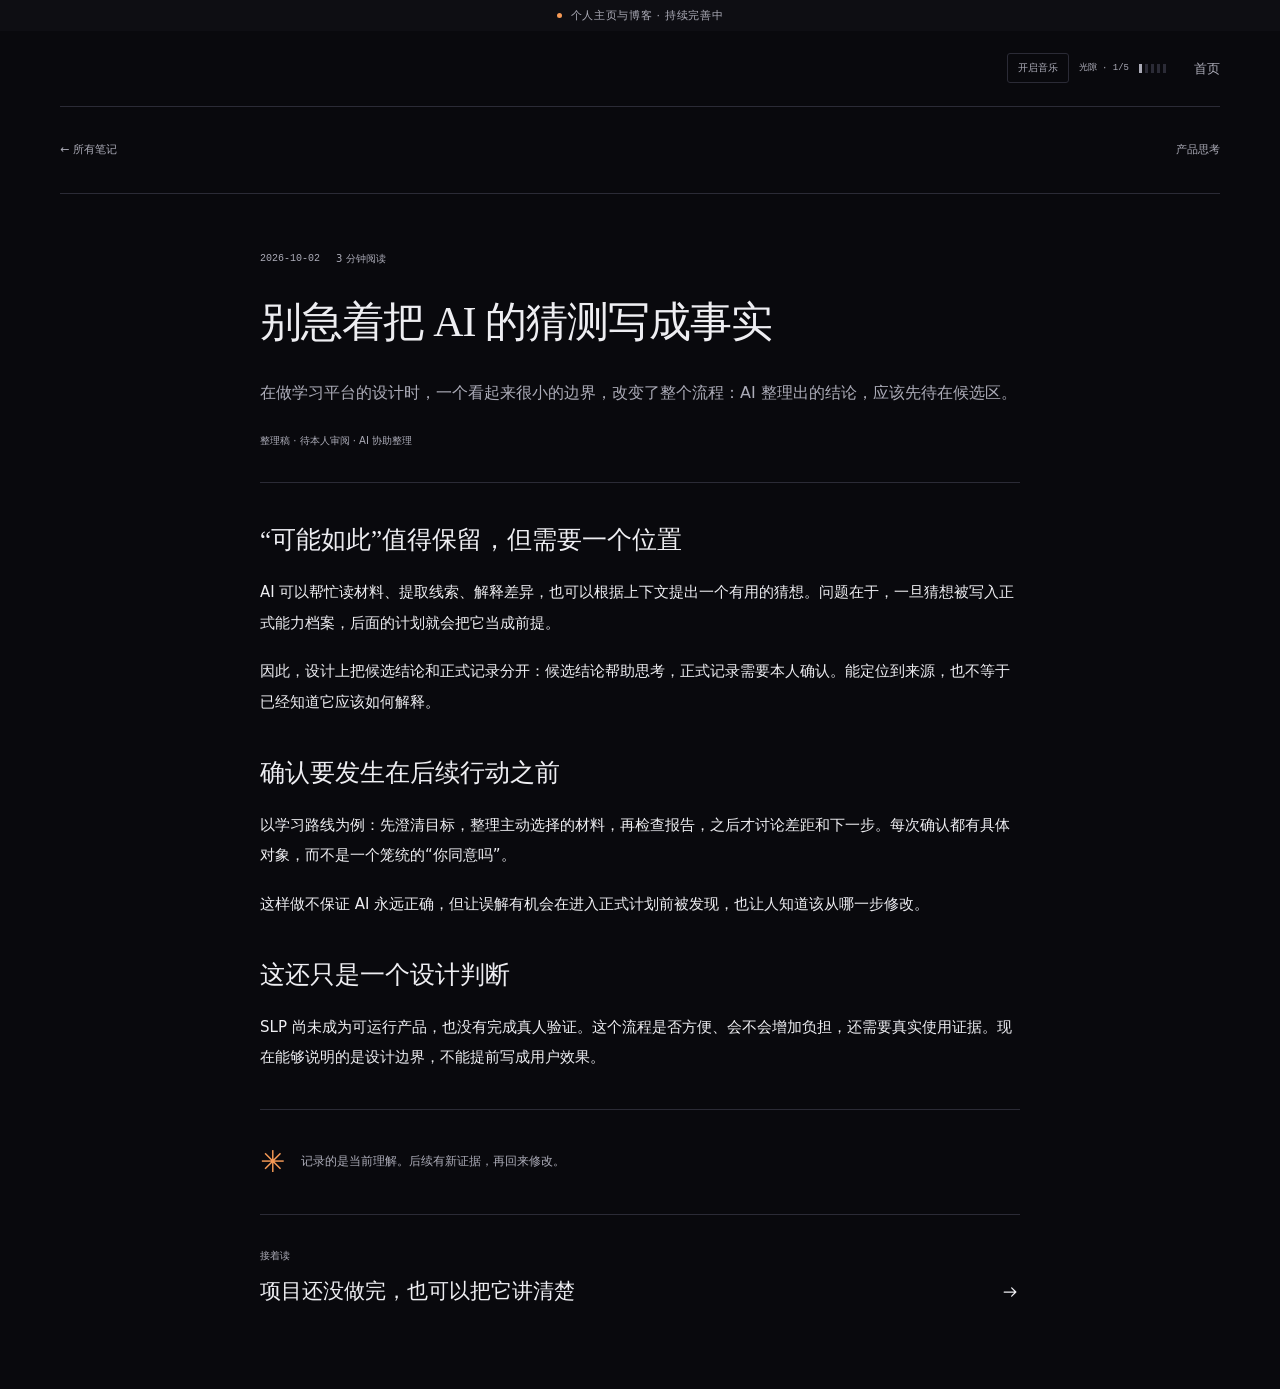
<file: docs/posts/evidence-before-conclusion.html>
<!doctype html>
<html lang="zh-CN" data-theme="dark" class="content-root" style="--section-color:#f69a56" data-section="product-thinking"><head><meta charset="utf-8"/><meta name="viewport" content="width=device-width,initial-scale=1"/>
<title>别急着把 AI 的猜测写成事实 · 个人工作台</title><meta name="description" content="一句很流畅的回答，和一个可以进入正式记录的结论，中间还差一次确认。"/>
<meta name="theme-color" content="#09090d"/><link rel="canonical" href="https://reisen-ww.github.io/posts/evidence-before-conclusion.html"/>
<link rel="icon" href="../assets/favicon.svg" type="image/svg+xml"/>
<link rel="stylesheet" href="../assets/style.css?v=ee7c4621dbff"/><script data-music-script src="../assets/music.js?v=eaf0fb2bce72" defer></script><script src="../assets/thought.js?v=d8caa1d4b225" defer></script><script src="../assets/site.js?v=4dae831ff178" defer></script></head>
<body class="content-page"><div data-site-view class=""><a class="skip-link" href="#main">跳到正文</a>
<div class="draft-banner"><span class="draft-dot"></span>个人主页与博客 · 持续完善中</div>
<header class="site-header shell section-header"><div class="header-controls"><span data-music-slot></span><nav class="desktop-nav" aria-label="主导航"><a href="../index.html">首页</a></nav></div></header>
<main id="main" class="shell"><div class="breadcrumb"><a href="../blog.html">← 所有笔记</a><span>产品思考</span></div><article class="article"><header class="article-header"><div class="post-meta"><time datetime="2026-10-02">2026-10-02</time><span>3 分钟阅读</span></div><h1>别急着把 AI 的猜测写成事实</h1><p class="article-lead">在做学习平台的设计时，一个看起来很小的边界，改变了整个流程：AI 整理出的结论，应该先待在候选区。</p><p class="article-status">整理稿 · 待本人审阅 · AI 协助整理</p></header><div class="prose"><section><h2>“可能如此”值得保留，但需要一个位置</h2><p>AI 可以帮忙读材料、提取线索、解释差异，也可以根据上下文提出一个有用的猜想。问题在于，一旦猜想被写入正式能力档案，后面的计划就会把它当成前提。</p><p>因此，设计上把候选结论和正式记录分开：候选结论帮助思考，正式记录需要本人确认。能定位到来源，也不等于已经知道它应该如何解释。</p></section><section><h2>确认要发生在后续行动之前</h2><p>以学习路线为例：先澄清目标，整理主动选择的材料，再检查报告，之后才讨论差距和下一步。每次确认都有具体对象，而不是一个笼统的“你同意吗”。</p><p>这样做不保证 AI 永远正确，但让误解有机会在进入正式计划前被发现，也让人知道该从哪一步修改。</p></section><section><h2>这还只是一个设计判断</h2><p>SLP 尚未成为可运行产品，也没有完成真人验证。这个流程是否方便、会不会增加负担，还需要真实使用证据。现在能够说明的是设计边界，不能提前写成用户效果。</p></section></div><aside class="article-end"><span>✳</span><p>记录的是当前理解。后续有新证据，再回来修改。</p></aside><a class="next-post" href="write-down-project-state.html"><span>接着读</span><strong>项目还没做完，也可以把它讲清楚 <svg class="icon" viewBox="0 0 24 24" fill="none" stroke="currentColor" stroke-width="1.5" stroke-linecap="round" stroke-linejoin="round" aria-hidden="true"><path d="M5 12h14m-5-5 5 5-5 5"/></svg></strong></a></article></main>
</div><div class="music-dock" data-music-dock aria-label="探索音乐" hidden><button class="music-toggle" type="button" data-music-toggle aria-pressed="false">开启音乐</button><span class="music-label" data-music-label>光隙</span><span class="music-dots" aria-hidden="true"><i data-music-layer></i><i data-music-layer></i><i data-music-layer></i><i data-music-layer></i><i data-music-layer></i></span></div><script type="application/json" data-music-score>{"title": "光隙", "status": "原创试听草稿，音色与旋律待本人审阅", "bpm": 72, "duration": 53.333333333333336, "introDuration": 4.5, "chords": ["F#m11", "Dmaj9", "Aadd9/C#", "E6sus4", "F#m9", "Bm11", "Dmaj9", "Eadd9"], "introNotes": ["F#3", "C#4", "G#4", "A4", "B4", "E4", "F#4"], "layers": [{"id": "piano", "file": "piano.ogg", "name": "氛围和弦", "afterClicks": 0, "version": "f563643eac5a"}, {"id": "bass", "file": "bass.ogg", "name": "柔和低音", "afterClicks": 2, "version": "28918e7a8748"}, {"id": "response", "file": "response.ogg", "name": "回声织体", "afterClicks": 5, "version": "fc7e424fc620"}, {"id": "melody", "file": "melody.ogg", "name": "稀疏旋律", "afterClicks": 9, "version": "bceb2471f747"}, {"id": "pulse", "file": "pulse.ogg", "name": "呼吸脉冲", "afterClicks": 14, "version": "cc4a8d009af9"}]}</script></body></html>
</file>
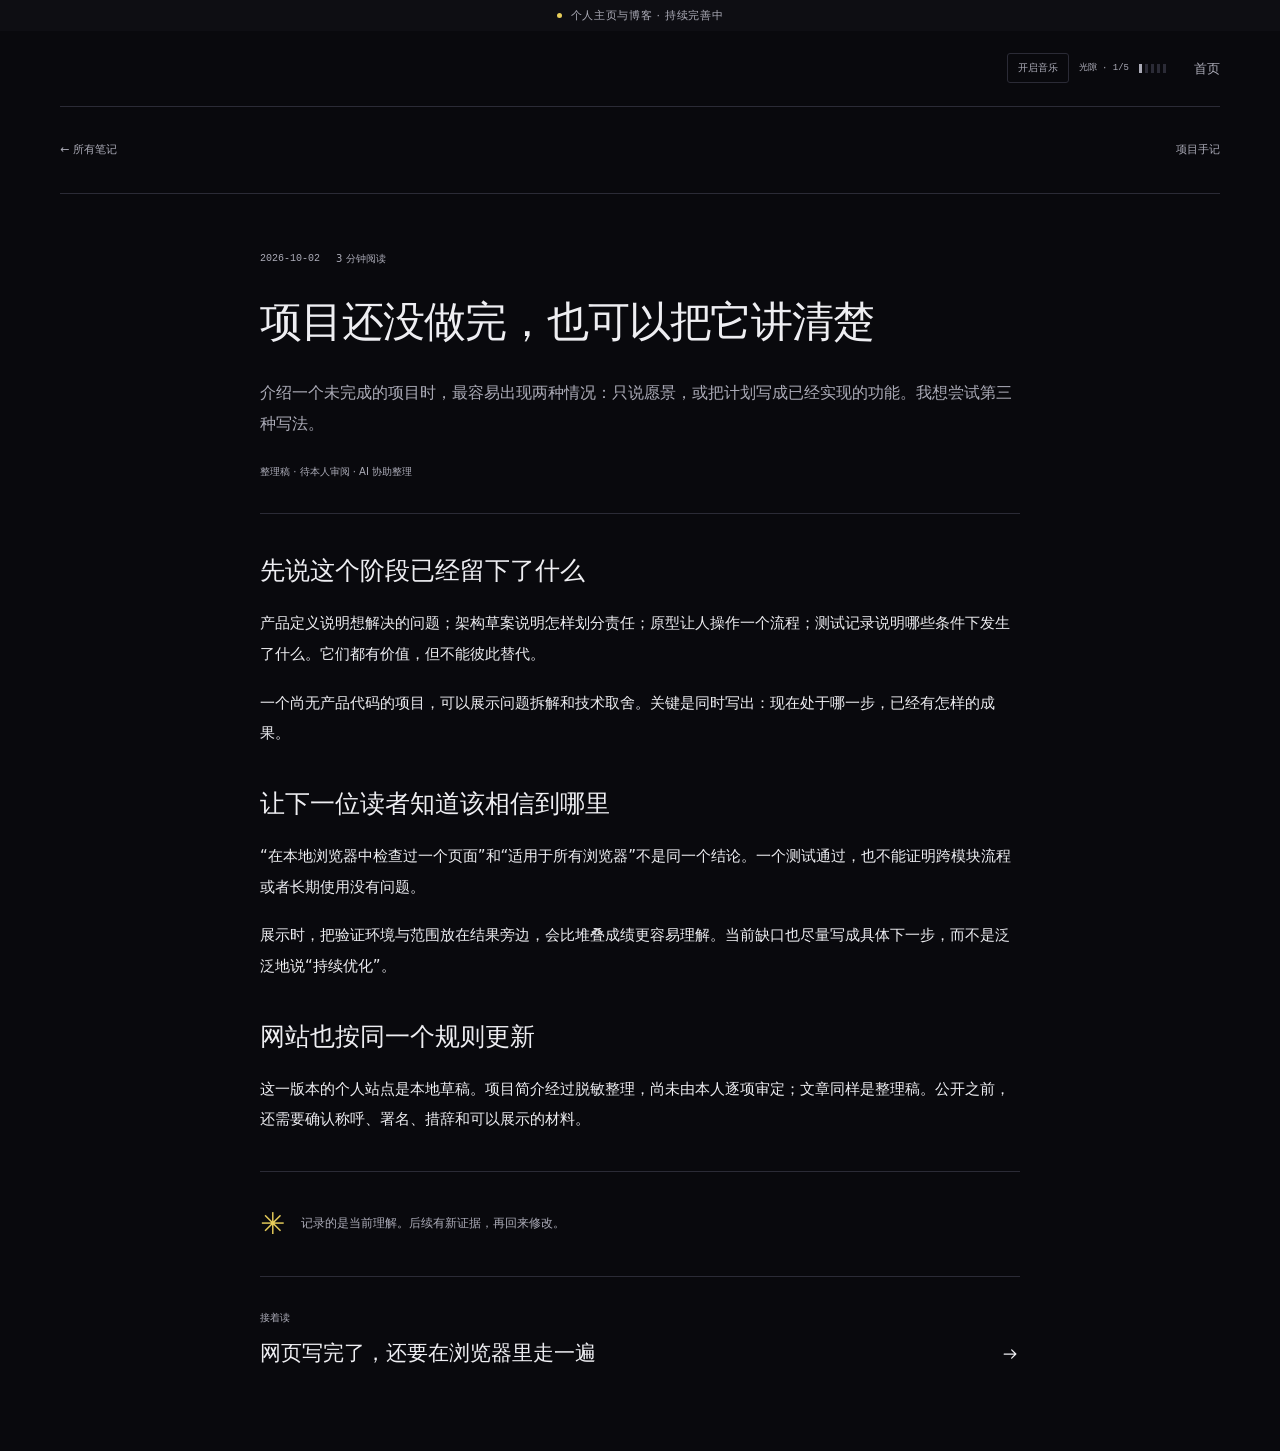
<file: docs/posts/write-down-project-state.html>
<!doctype html>
<html lang="zh-CN" data-theme="dark" class="content-root" style="--section-color:#e7cd5a" data-section="project-journal"><head><meta charset="utf-8"/><meta name="viewport" content="width=device-width,initial-scale=1"/>
<title>项目还没做完，也可以把它讲清楚 · 个人工作台</title><meta name="description" content="设计稿、可运行原型和真实使用，分别回答不同的问题。把状态写清楚，本身就是一种交付。"/>
<meta name="theme-color" content="#09090d"/><link rel="canonical" href="https://reisen-ww.github.io/posts/write-down-project-state.html"/>
<link rel="icon" href="../assets/favicon.svg" type="image/svg+xml"/>
<link rel="stylesheet" href="../assets/style.css?v=ee7c4621dbff"/><script data-music-script src="../assets/music.js?v=eaf0fb2bce72" defer></script><script src="../assets/thought.js?v=d8caa1d4b225" defer></script><script src="../assets/site.js?v=4dae831ff178" defer></script></head>
<body class="content-page"><div data-site-view class=""><a class="skip-link" href="#main">跳到正文</a>
<div class="draft-banner"><span class="draft-dot"></span>个人主页与博客 · 持续完善中</div>
<header class="site-header shell section-header"><div class="header-controls"><span data-music-slot></span><nav class="desktop-nav" aria-label="主导航"><a href="../index.html">首页</a></nav></div></header>
<main id="main" class="shell"><div class="breadcrumb"><a href="../blog.html">← 所有笔记</a><span>项目手记</span></div><article class="article"><header class="article-header"><div class="post-meta"><time datetime="2026-10-02">2026-10-02</time><span>3 分钟阅读</span></div><h1>项目还没做完，也可以把它讲清楚</h1><p class="article-lead">介绍一个未完成的项目时，最容易出现两种情况：只说愿景，或把计划写成已经实现的功能。我想尝试第三种写法。</p><p class="article-status">整理稿 · 待本人审阅 · AI 协助整理</p></header><div class="prose"><section><h2>先说这个阶段已经留下了什么</h2><p>产品定义说明想解决的问题；架构草案说明怎样划分责任；原型让人操作一个流程；测试记录说明哪些条件下发生了什么。它们都有价值，但不能彼此替代。</p><p>一个尚无产品代码的项目，可以展示问题拆解和技术取舍。关键是同时写出：现在处于哪一步，已经有怎样的成果。</p></section><section><h2>让下一位读者知道该相信到哪里</h2><p>“在本地浏览器中检查过一个页面”和“适用于所有浏览器”不是同一个结论。一个测试通过，也不能证明跨模块流程或者长期使用没有问题。</p><p>展示时，把验证环境与范围放在结果旁边，会比堆叠成绩更容易理解。当前缺口也尽量写成具体下一步，而不是泛泛地说“持续优化”。</p></section><section><h2>网站也按同一个规则更新</h2><p>这一版本的个人站点是本地草稿。项目简介经过脱敏整理，尚未由本人逐项审定；文章同样是整理稿。公开之前，还需要确认称呼、署名、措辞和可以展示的材料。</p></section></div><aside class="article-end"><span>✳</span><p>记录的是当前理解。后续有新证据，再回来修改。</p></aside><a class="next-post" href="a-page-needs-a-browser.html"><span>接着读</span><strong>网页写完了，还要在浏览器里走一遍 <svg class="icon" viewBox="0 0 24 24" fill="none" stroke="currentColor" stroke-width="1.5" stroke-linecap="round" stroke-linejoin="round" aria-hidden="true"><path d="M5 12h14m-5-5 5 5-5 5"/></svg></strong></a></article></main>
</div><div class="music-dock" data-music-dock aria-label="探索音乐" hidden><button class="music-toggle" type="button" data-music-toggle aria-pressed="false">开启音乐</button><span class="music-label" data-music-label>光隙</span><span class="music-dots" aria-hidden="true"><i data-music-layer></i><i data-music-layer></i><i data-music-layer></i><i data-music-layer></i><i data-music-layer></i></span></div><script type="application/json" data-music-score>{"title": "光隙", "status": "原创试听草稿，音色与旋律待本人审阅", "bpm": 72, "duration": 53.333333333333336, "introDuration": 4.5, "chords": ["F#m11", "Dmaj9", "Aadd9/C#", "E6sus4", "F#m9", "Bm11", "Dmaj9", "Eadd9"], "introNotes": ["F#3", "C#4", "G#4", "A4", "B4", "E4", "F#4"], "layers": [{"id": "piano", "file": "piano.ogg", "name": "氛围和弦", "afterClicks": 0, "version": "f563643eac5a"}, {"id": "bass", "file": "bass.ogg", "name": "柔和低音", "afterClicks": 2, "version": "28918e7a8748"}, {"id": "response", "file": "response.ogg", "name": "回声织体", "afterClicks": 5, "version": "fc7e424fc620"}, {"id": "melody", "file": "melody.ogg", "name": "稀疏旋律", "afterClicks": 9, "version": "bceb2471f747"}, {"id": "pulse", "file": "pulse.ogg", "name": "呼吸脉冲", "afterClicks": 14, "version": "cc4a8d009af9"}]}</script></body></html>
</file>
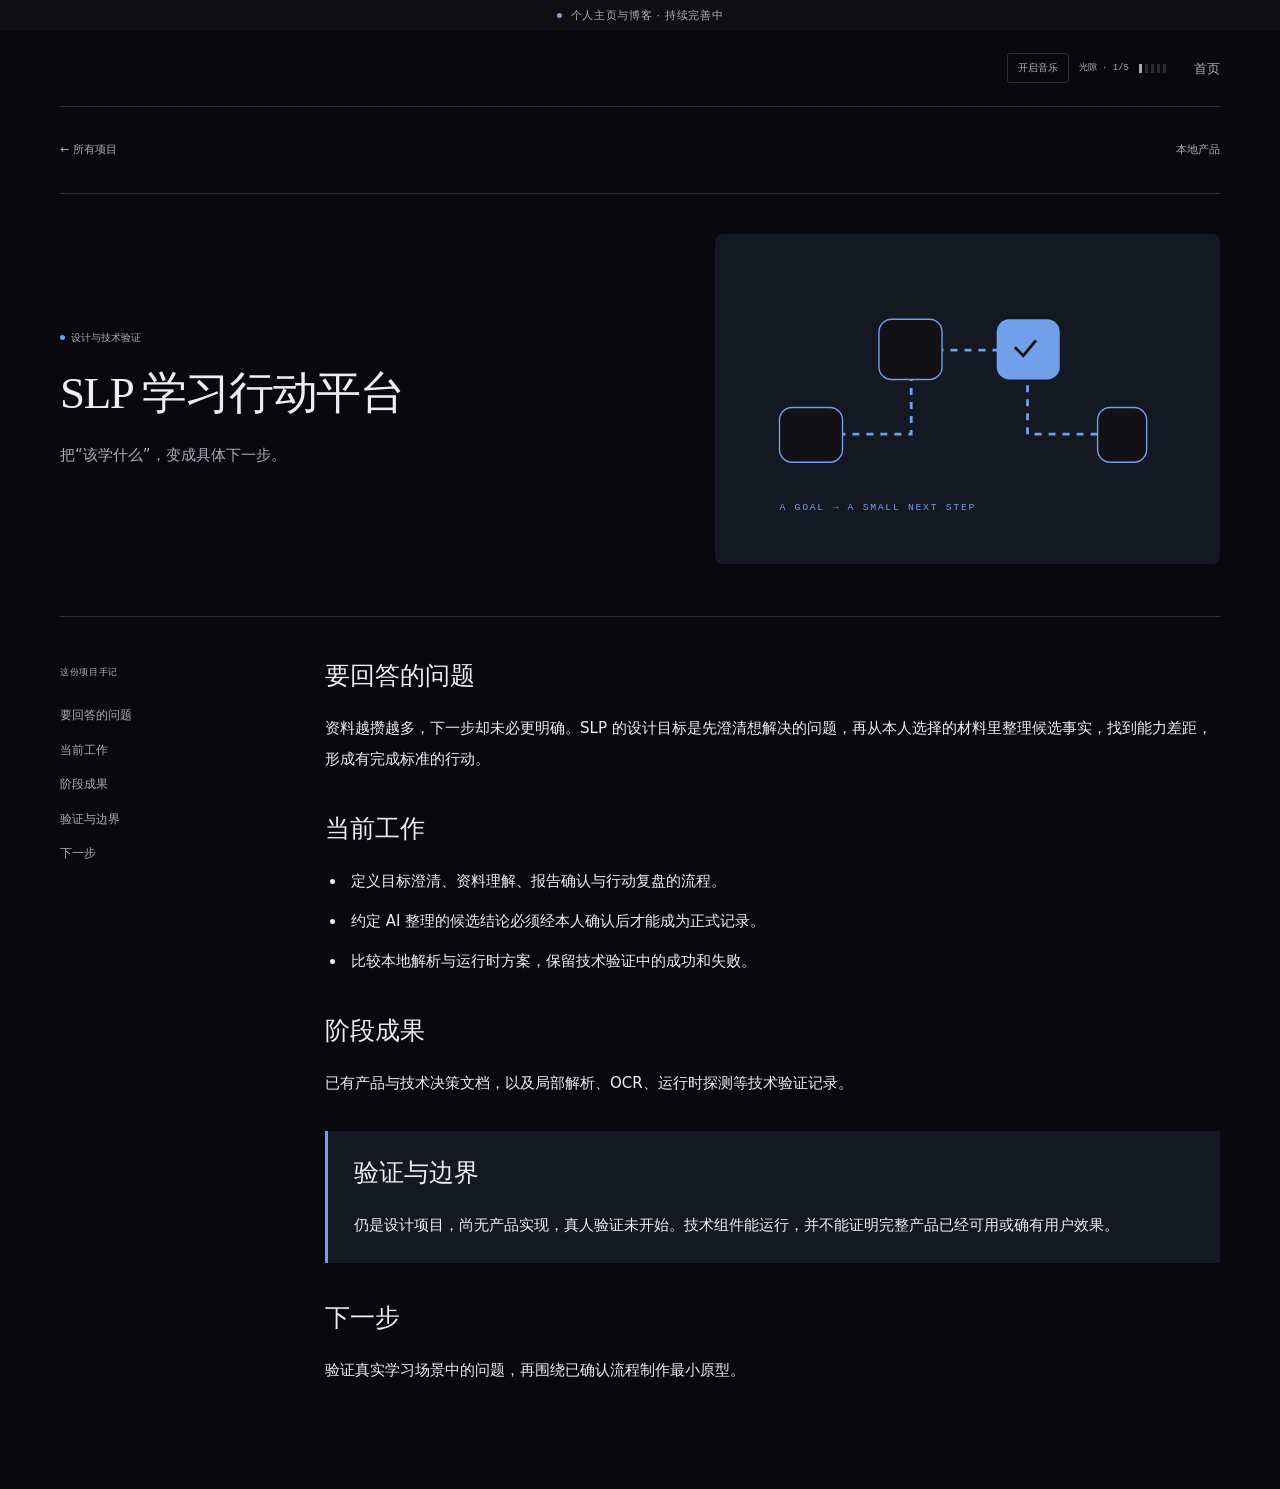
<file: docs/projects/slp.html>
<!doctype html>
<html lang="zh-CN" data-theme="dark" class="content-root" style="--section-color:#719fea" data-section="slp"><head><meta charset="utf-8"/><meta name="viewport" content="width=device-width,initial-scale=1"/>
<title>SLP 学习行动平台 · 个人工作台</title><meta name="description" content="从个人目标和已有材料出发，设计一条由本人确认的学习与行动路线，默认把数据留在本地。"/>
<meta name="theme-color" content="#09090d"/><link rel="canonical" href="https://reisen-ww.github.io/projects/slp.html"/>
<link rel="icon" href="../assets/favicon.svg" type="image/svg+xml"/>
<link rel="stylesheet" href="../assets/style.css?v=ee7c4621dbff"/><script data-music-script src="../assets/music.js?v=eaf0fb2bce72" defer></script><script src="../assets/thought.js?v=d8caa1d4b225" defer></script><script src="../assets/site.js?v=4dae831ff178" defer></script></head>
<body class="content-page"><div data-site-view class=""><a class="skip-link" href="#main">跳到正文</a>
<div class="draft-banner"><span class="draft-dot"></span>个人主页与博客 · 持续完善中</div>
<header class="site-header shell section-header"><div class="header-controls"><span data-music-slot></span><nav class="desktop-nav" aria-label="主导航"><a href="../index.html">首页</a></nav></div></header>
<main id="main" class="shell"><div class="breadcrumb"><a href="../projects.html">← 所有项目</a><span>本地产品</span></div><article class="project-detail"><header class="project-detail-header"><div><p class="status"><span></span>设计与技术验证</p><h1>SLP 学习行动平台</h1><p>把“该学什么”，变成具体下一步。</p></div><div class="detail-art sage"><svg class="project-art" viewBox="0 0 360 210" fill="none" aria-hidden="true"><path d="M68 130h72V70h83v60h73" fill="none" stroke="currentColor" stroke-width="2" stroke-dasharray="5 5"/><rect x="46" y="111" width="45" height="39" rx="9" fill="var(--paper)" stroke="currentColor"/><rect x="117" y="48" width="45" height="43" rx="9" fill="var(--paper)" stroke="currentColor"/><rect x="201" y="48" width="45" height="43" rx="9" fill="currentColor"/><rect x="273" y="111" width="35" height="39" rx="9" fill="var(--paper)" stroke="currentColor"/><path d="m214 68 6 6 9-11" fill="none" stroke="var(--paper)" stroke-width="2"/><text x="46" y="184">A GOAL → A SMALL NEXT STEP</text></svg></div></header><div class="detail-layout"><aside class="detail-nav"><span class="small-label">这份项目手记</span><nav aria-label="项目目录"><a href="#question">要回答的问题</a><a href="#work">当前工作</a><a href="#result">阶段成果</a><a href="#boundary">验证与边界</a><a href="#next">下一步</a></nav></aside><div class="prose"><section id="question"><h2>要回答的问题</h2><p>资料越攒越多，下一步却未必更明确。SLP 的设计目标是先澄清想解决的问题，再从本人选择的材料里整理候选事实，找到能力差距，形成有完成标准的行动。</p></section><section id="work"><h2>当前工作</h2><ul><li>定义目标澄清、资料理解、报告确认与行动复盘的流程。</li><li>约定 AI 整理的候选结论必须经本人确认后才能成为正式记录。</li><li>比较本地解析与运行时方案，保留技术验证中的成功和失败。</li></ul></section><section id="result"><h2>阶段成果</h2><p>已有产品与技术决策文档，以及局部解析、OCR、运行时探测等技术验证记录。</p></section><section id="boundary" class="boundary-box"><h2>验证与边界</h2><p>仍是设计项目，尚无产品实现，真人验证未开始。技术组件能运行，并不能证明完整产品已经可用或确有用户效果。</p></section><section id="next"><h2>下一步</h2><p>验证真实学习场景中的问题，再围绕已确认流程制作最小原型。</p></section></div></div></article></main>
</div><div class="music-dock" data-music-dock aria-label="探索音乐" hidden><button class="music-toggle" type="button" data-music-toggle aria-pressed="false">开启音乐</button><span class="music-label" data-music-label>光隙</span><span class="music-dots" aria-hidden="true"><i data-music-layer></i><i data-music-layer></i><i data-music-layer></i><i data-music-layer></i><i data-music-layer></i></span></div><script type="application/json" data-music-score>{"title": "光隙", "status": "原创试听草稿，音色与旋律待本人审阅", "bpm": 72, "duration": 53.333333333333336, "introDuration": 4.5, "chords": ["F#m11", "Dmaj9", "Aadd9/C#", "E6sus4", "F#m9", "Bm11", "Dmaj9", "Eadd9"], "introNotes": ["F#3", "C#4", "G#4", "A4", "B4", "E4", "F#4"], "layers": [{"id": "piano", "file": "piano.ogg", "name": "氛围和弦", "afterClicks": 0, "version": "f563643eac5a"}, {"id": "bass", "file": "bass.ogg", "name": "柔和低音", "afterClicks": 2, "version": "28918e7a8748"}, {"id": "response", "file": "response.ogg", "name": "回声织体", "afterClicks": 5, "version": "fc7e424fc620"}, {"id": "melody", "file": "melody.ogg", "name": "稀疏旋律", "afterClicks": 9, "version": "bceb2471f747"}, {"id": "pulse", "file": "pulse.ogg", "name": "呼吸脉冲", "afterClicks": 14, "version": "cc4a8d009af9"}]}</script></body></html>
</file>
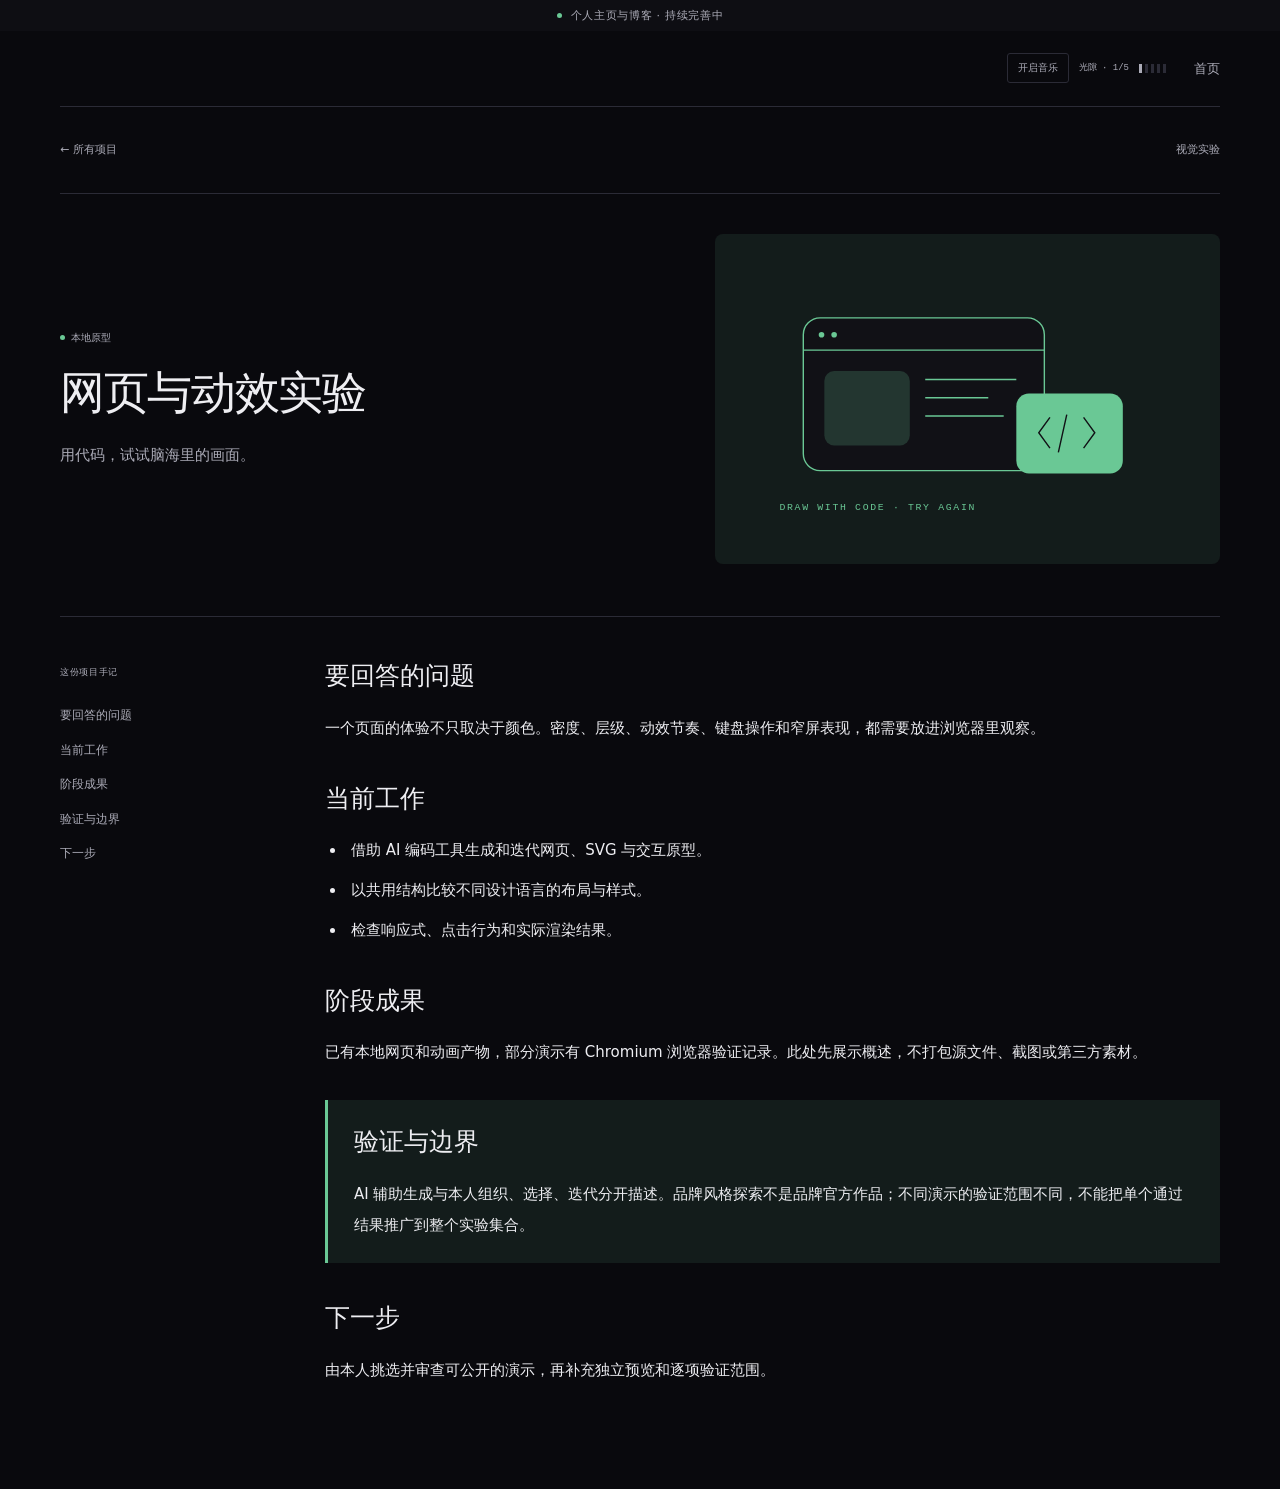
<file: docs/projects/visual-lab.html>
<!doctype html>
<html lang="zh-CN" data-theme="dark" class="content-root" style="--section-color:#6ac895" data-section="making-lab"><head><meta charset="utf-8"/><meta name="viewport" content="width=device-width,initial-scale=1"/>
<title>网页与动效实验 · 个人工作台</title><meta name="description" content="用 HTML、SVG 和浏览器图形做交互演示，探索设计语言、动态效果和响应式表现。"/>
<meta name="theme-color" content="#09090d"/><link rel="canonical" href="https://reisen-ww.github.io/projects/visual-lab.html"/>
<link rel="icon" href="../assets/favicon.svg" type="image/svg+xml"/>
<link rel="stylesheet" href="../assets/style.css?v=ee7c4621dbff"/><script data-music-script src="../assets/music.js?v=eaf0fb2bce72" defer></script><script src="../assets/thought.js?v=d8caa1d4b225" defer></script><script src="../assets/site.js?v=4dae831ff178" defer></script></head>
<body class="content-page"><div data-site-view class=""><a class="skip-link" href="#main">跳到正文</a>
<div class="draft-banner"><span class="draft-dot"></span>个人主页与博客 · 持续完善中</div>
<header class="site-header shell section-header"><div class="header-controls"><span data-music-slot></span><nav class="desktop-nav" aria-label="主导航"><a href="../index.html">首页</a></nav></div></header>
<main id="main" class="shell"><div class="breadcrumb"><a href="../projects.html">← 所有项目</a><span>视觉实验</span></div><article class="project-detail"><header class="project-detail-header"><div><p class="status"><span></span>本地原型</p><h1>网页与动效实验</h1><p>用代码，试试脑海里的画面。</p></div><div class="detail-art peach"><svg class="project-art" viewBox="0 0 360 210" fill="none" aria-hidden="true"><rect x="63" y="47" width="172" height="109" rx="12" fill="var(--paper)" stroke="currentColor"/><path d="M63 70h172" stroke="currentColor"/><circle cx="76" cy="59" r="2" fill="currentColor"/><circle cx="85" cy="59" r="2" fill="currentColor"/><rect x="78" y="85" width="61" height="53" rx="7" fill="currentColor" opacity=".2"/><path d="M150 91h65m-65 13h45m-45 13h56" stroke="currentColor"/><rect x="215" y="101" width="76" height="57" rx="9" fill="currentColor"/><path d="m239 118-8 11 8 11m24-22 8 11-8 11m-12-24-6 27" fill="none" stroke="var(--paper)"/><text x="46" y="184">DRAW WITH CODE · TRY AGAIN</text></svg></div></header><div class="detail-layout"><aside class="detail-nav"><span class="small-label">这份项目手记</span><nav aria-label="项目目录"><a href="#question">要回答的问题</a><a href="#work">当前工作</a><a href="#result">阶段成果</a><a href="#boundary">验证与边界</a><a href="#next">下一步</a></nav></aside><div class="prose"><section id="question"><h2>要回答的问题</h2><p>一个页面的体验不只取决于颜色。密度、层级、动效节奏、键盘操作和窄屏表现，都需要放进浏览器里观察。</p></section><section id="work"><h2>当前工作</h2><ul><li>借助 AI 编码工具生成和迭代网页、SVG 与交互原型。</li><li>以共用结构比较不同设计语言的布局与样式。</li><li>检查响应式、点击行为和实际渲染结果。</li></ul></section><section id="result"><h2>阶段成果</h2><p>已有本地网页和动画产物，部分演示有 Chromium 浏览器验证记录。此处先展示概述，不打包源文件、截图或第三方素材。</p></section><section id="boundary" class="boundary-box"><h2>验证与边界</h2><p>AI 辅助生成与本人组织、选择、迭代分开描述。品牌风格探索不是品牌官方作品；不同演示的验证范围不同，不能把单个通过结果推广到整个实验集合。</p></section><section id="next"><h2>下一步</h2><p>由本人挑选并审查可公开的演示，再补充独立预览和逐项验证范围。</p></section></div></div></article></main>
</div><div class="music-dock" data-music-dock aria-label="探索音乐" hidden><button class="music-toggle" type="button" data-music-toggle aria-pressed="false">开启音乐</button><span class="music-label" data-music-label>光隙</span><span class="music-dots" aria-hidden="true"><i data-music-layer></i><i data-music-layer></i><i data-music-layer></i><i data-music-layer></i><i data-music-layer></i></span></div><script type="application/json" data-music-score>{"title": "光隙", "status": "原创试听草稿，音色与旋律待本人审阅", "bpm": 72, "duration": 53.333333333333336, "introDuration": 4.5, "chords": ["F#m11", "Dmaj9", "Aadd9/C#", "E6sus4", "F#m9", "Bm11", "Dmaj9", "Eadd9"], "introNotes": ["F#3", "C#4", "G#4", "A4", "B4", "E4", "F#4"], "layers": [{"id": "piano", "file": "piano.ogg", "name": "氛围和弦", "afterClicks": 0, "version": "f563643eac5a"}, {"id": "bass", "file": "bass.ogg", "name": "柔和低音", "afterClicks": 2, "version": "28918e7a8748"}, {"id": "response", "file": "response.ogg", "name": "回声织体", "afterClicks": 5, "version": "fc7e424fc620"}, {"id": "melody", "file": "melody.ogg", "name": "稀疏旋律", "afterClicks": 9, "version": "bceb2471f747"}, {"id": "pulse", "file": "pulse.ogg", "name": "呼吸脉冲", "afterClicks": 14, "version": "cc4a8d009af9"}]}</script></body></html>
</file>
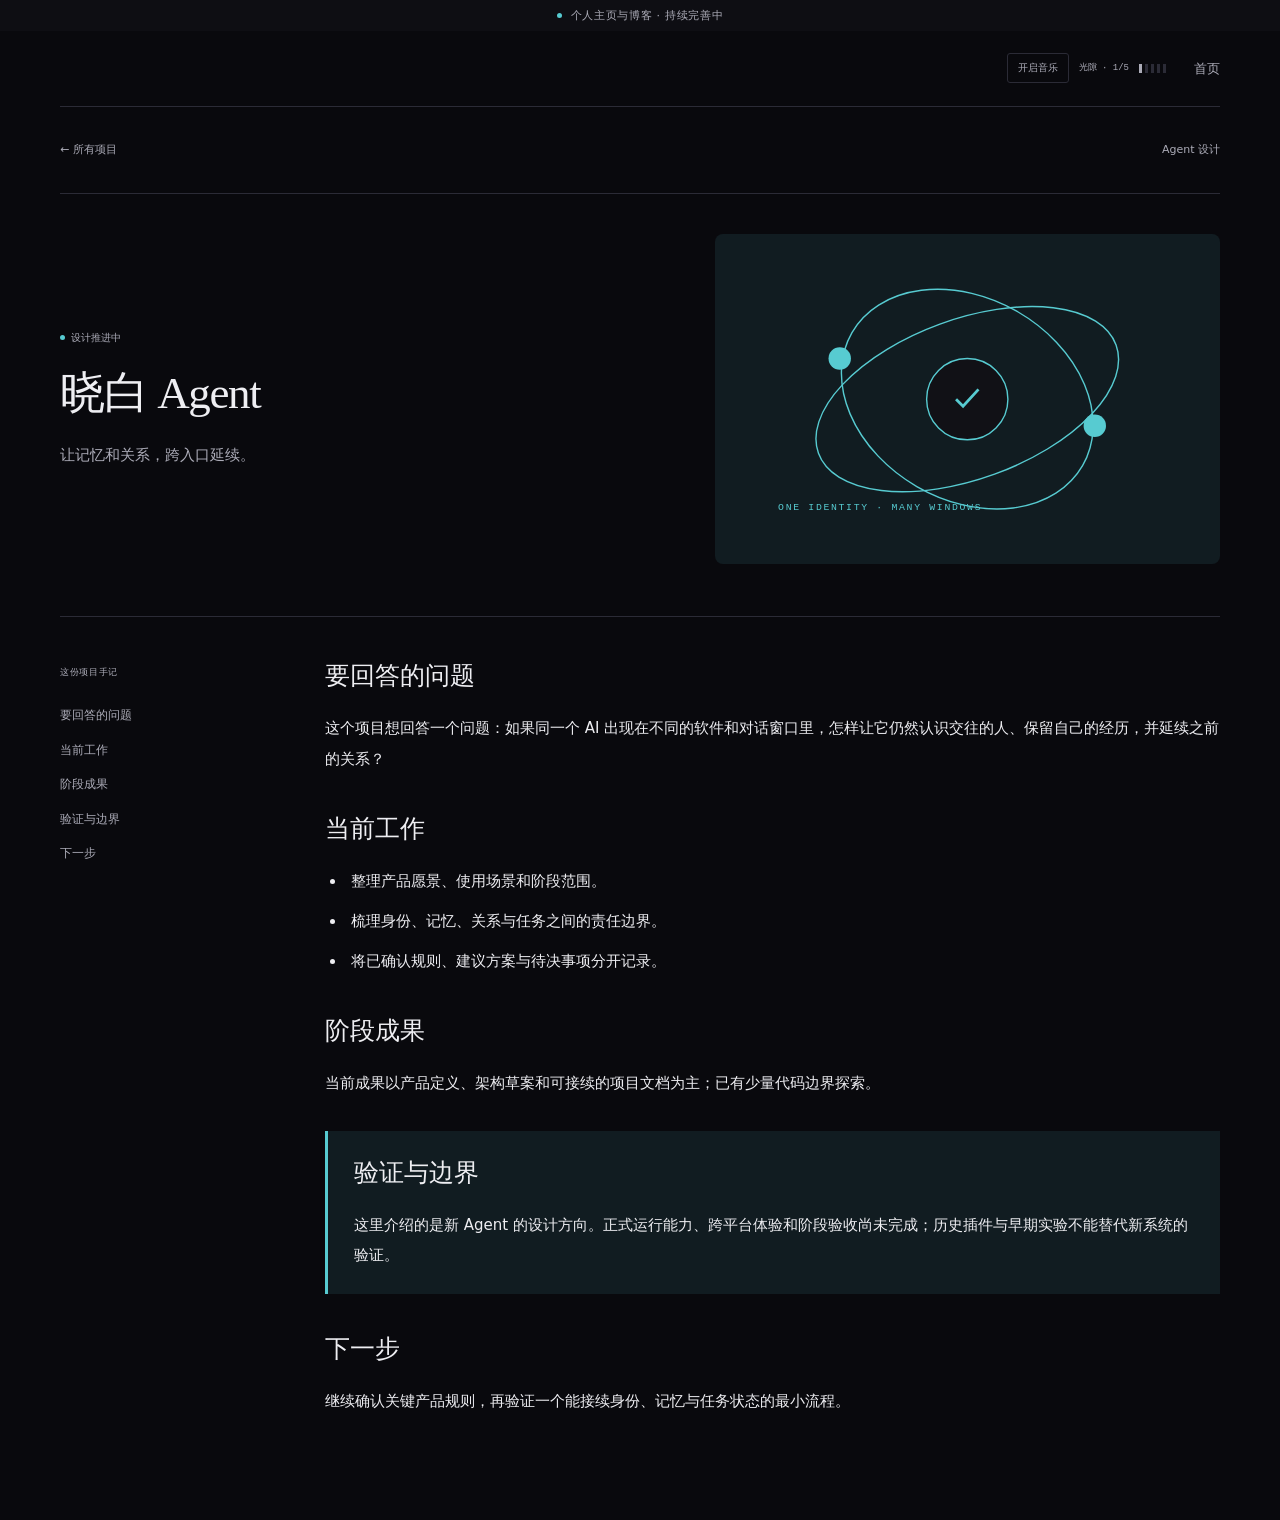
<file: docs/projects/xiaobai.html>
<!doctype html>
<html lang="zh-CN" data-theme="dark" class="content-root" style="--section-color:#57cbd1" data-section="xiaobai"><head><meta charset="utf-8"/><meta name="viewport" content="width=device-width,initial-scale=1"/>
<title>晓白 Agent · 个人工作台</title><meta name="description" content="围绕一个持续存在的数字主体，探索身份、记忆、关系与行动如何在不同入口保持连贯。"/>
<meta name="theme-color" content="#09090d"/><link rel="canonical" href="https://reisen-ww.github.io/projects/xiaobai.html"/>
<link rel="icon" href="../assets/favicon.svg" type="image/svg+xml"/>
<link rel="stylesheet" href="../assets/style.css?v=ee7c4621dbff"/><script data-music-script src="../assets/music.js?v=eaf0fb2bce72" defer></script><script src="../assets/thought.js?v=d8caa1d4b225" defer></script><script src="../assets/site.js?v=4dae831ff178" defer></script></head>
<body class="content-page"><div data-site-view class=""><a class="skip-link" href="#main">跳到正文</a>
<div class="draft-banner"><span class="draft-dot"></span>个人主页与博客 · 持续完善中</div>
<header class="site-header shell section-header"><div class="header-controls"><span data-music-slot></span><nav class="desktop-nav" aria-label="主导航"><a href="../index.html">首页</a></nav></div></header>
<main id="main" class="shell"><div class="breadcrumb"><a href="../projects.html">← 所有项目</a><span>Agent 设计</span></div><article class="project-detail"><header class="project-detail-header"><div><p class="status"><span></span>设计推进中</p><h1>晓白 Agent</h1><p>让记忆和关系，跨入口延续。</p></div><div class="detail-art lavender"><svg class="project-art" viewBox="0 0 360 210" fill="none" aria-hidden="true"><ellipse cx="180" cy="105" rx="113" ry="57" fill="none" stroke="currentColor" transform="rotate(-20 180 105)"/><ellipse cx="180" cy="105" rx="95" ry="72" fill="none" stroke="currentColor" transform="rotate(30 180 105)"/><circle cx="180" cy="105" r="29" fill="var(--paper)" stroke="currentColor"/><circle cx="89" cy="76" r="8" fill="currentColor"/><circle cx="271" cy="124" r="8" fill="currentColor"/><path d="m172 105 5 5 11-12" fill="none" stroke="currentColor" stroke-width="2"/><text x="45" y="184">ONE IDENTITY · MANY WINDOWS</text></svg></div></header><div class="detail-layout"><aside class="detail-nav"><span class="small-label">这份项目手记</span><nav aria-label="项目目录"><a href="#question">要回答的问题</a><a href="#work">当前工作</a><a href="#result">阶段成果</a><a href="#boundary">验证与边界</a><a href="#next">下一步</a></nav></aside><div class="prose"><section id="question"><h2>要回答的问题</h2><p>这个项目想回答一个问题：如果同一个 AI 出现在不同的软件和对话窗口里，怎样让它仍然认识交往的人、保留自己的经历，并延续之前的关系？</p></section><section id="work"><h2>当前工作</h2><ul><li>整理产品愿景、使用场景和阶段范围。</li><li>梳理身份、记忆、关系与任务之间的责任边界。</li><li>将已确认规则、建议方案与待决事项分开记录。</li></ul></section><section id="result"><h2>阶段成果</h2><p>当前成果以产品定义、架构草案和可接续的项目文档为主；已有少量代码边界探索。</p></section><section id="boundary" class="boundary-box"><h2>验证与边界</h2><p>这里介绍的是新 Agent 的设计方向。正式运行能力、跨平台体验和阶段验收尚未完成；历史插件与早期实验不能替代新系统的验证。</p></section><section id="next"><h2>下一步</h2><p>继续确认关键产品规则，再验证一个能接续身份、记忆与任务状态的最小流程。</p></section></div></div></article></main>
</div><div class="music-dock" data-music-dock aria-label="探索音乐" hidden><button class="music-toggle" type="button" data-music-toggle aria-pressed="false">开启音乐</button><span class="music-label" data-music-label>光隙</span><span class="music-dots" aria-hidden="true"><i data-music-layer></i><i data-music-layer></i><i data-music-layer></i><i data-music-layer></i><i data-music-layer></i></span></div><script type="application/json" data-music-score>{"title": "光隙", "status": "原创试听草稿，音色与旋律待本人审阅", "bpm": 72, "duration": 53.333333333333336, "introDuration": 4.5, "chords": ["F#m11", "Dmaj9", "Aadd9/C#", "E6sus4", "F#m9", "Bm11", "Dmaj9", "Eadd9"], "introNotes": ["F#3", "C#4", "G#4", "A4", "B4", "E4", "F#4"], "layers": [{"id": "piano", "file": "piano.ogg", "name": "氛围和弦", "afterClicks": 0, "version": "f563643eac5a"}, {"id": "bass", "file": "bass.ogg", "name": "柔和低音", "afterClicks": 2, "version": "28918e7a8748"}, {"id": "response", "file": "response.ogg", "name": "回声织体", "afterClicks": 5, "version": "fc7e424fc620"}, {"id": "melody", "file": "melody.ogg", "name": "稀疏旋律", "afterClicks": 9, "version": "bceb2471f747"}, {"id": "pulse", "file": "pulse.ogg", "name": "呼吸脉冲", "afterClicks": 14, "version": "cc4a8d009af9"}]}</script></body></html>
</file>
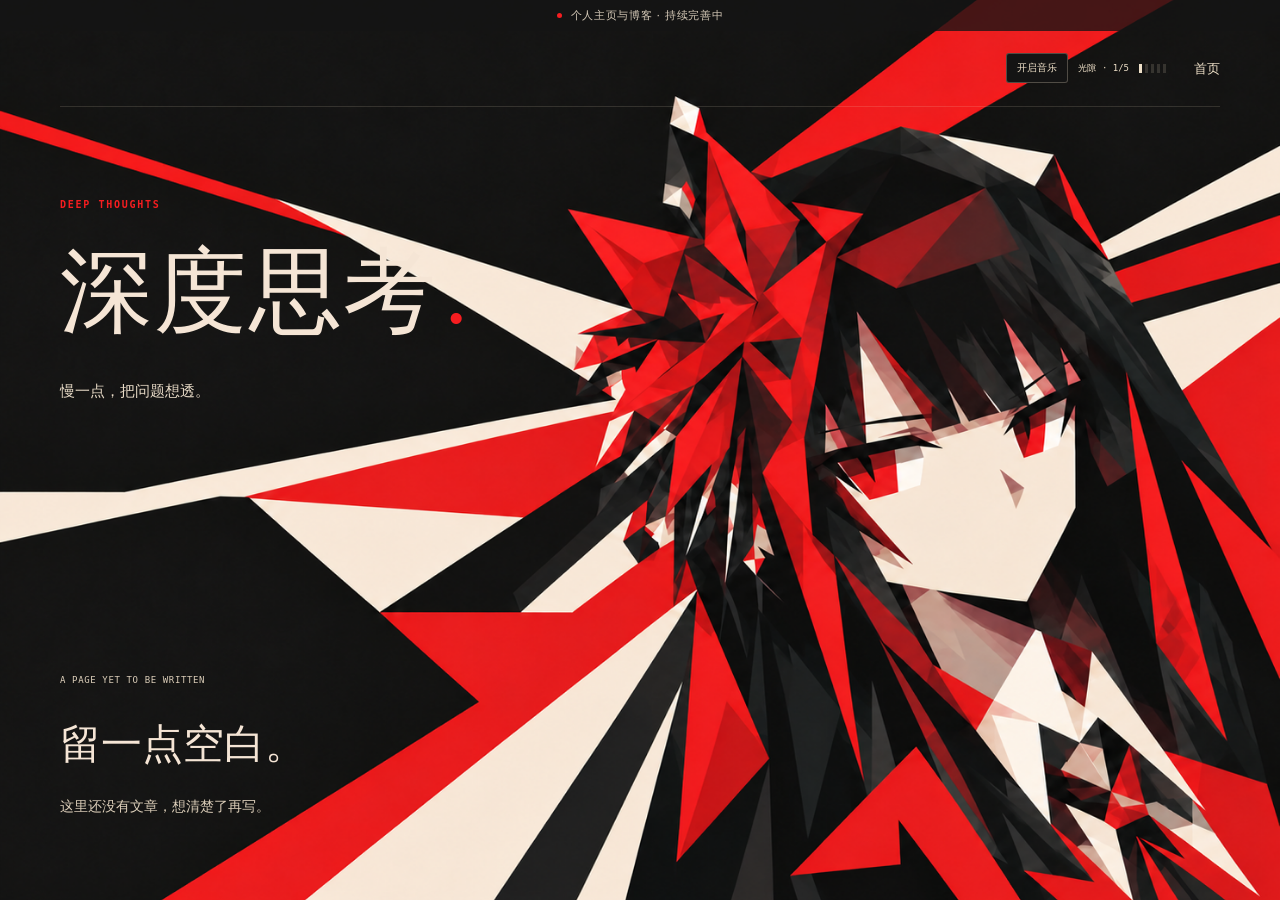
<file: docs/sections/deep-thinking.html>
<!doctype html>
<html lang="zh-CN" data-theme="dark" class="content-root" style="--section-color:#f86676" data-section="deep-thinking"><head><meta charset="utf-8"/><meta name="viewport" content="width=device-width,initial-scale=1"/>
<title>深度思考 · 个人工作台</title><meta name="description" content="这里放我的 AI 项目、网页实验和做东西时写下的笔记。记录一个想法如何变得具体，也记录它还没解决的部分。"/>
<meta name="theme-color" content="#09090d"/><link rel="canonical" href="https://reisen-ww.github.io/sections/deep-thinking.html"/>
<link rel="icon" href="../assets/favicon.svg" type="image/svg+xml"/>
<link rel="stylesheet" href="../assets/style.css?v=ee7c4621dbff"/><script data-music-script src="../assets/music.js?v=eaf0fb2bce72" defer></script><script src="../assets/thought.js?v=d8caa1d4b225" defer></script><script src="../assets/site.js?v=4dae831ff178" defer></script></head>
<body class="content-page thought-page"><div data-site-view class="thought-view"><a class="skip-link" href="#main">跳到正文</a>
<div class="draft-banner"><span class="draft-dot"></span>个人主页与博客 · 持续完善中</div>
<svg class="thought-art" viewBox="0 0 1486 1058" preserveAspectRatio="xMidYMid slice" aria-hidden="true" data-thought-art><defs><clipPath id="thought-ink-reveal"><circle cx="820" cy="400" r="2100" data-ink-red/><circle cx="1115" cy="584" r="2100" data-ink-white/></clipPath></defs><image href="../assets/deep-thinking.webp?v=f31472da9fe8" width="1486" height="1058" clip-path="url(#thought-ink-reveal)"/></svg><header class="site-header shell section-header"><div class="header-controls"><span data-music-slot></span><nav class="desktop-nav" aria-label="主导航"><a href="../index.html" data-thought-return>首页</a></nav></div></header>
<main id="main" class="shell"><section class="page-intro section-intro"><p class="eyebrow">DEEP THOUGHTS</p><h1>深度思考<span class="section-mark">.</span></h1><p>慢一点，把问题想透。</p></section><section class="section-content"><div class="section-empty"><span class="small-label">A PAGE YET TO BE WRITTEN</span><h2>留一点空白。</h2><p>这里还没有文章，想清楚了再写。</p></div></section></main>
</div><div class="music-dock" data-music-dock aria-label="探索音乐" hidden><button class="music-toggle" type="button" data-music-toggle aria-pressed="false">开启音乐</button><span class="music-label" data-music-label>光隙</span><span class="music-dots" aria-hidden="true"><i data-music-layer></i><i data-music-layer></i><i data-music-layer></i><i data-music-layer></i><i data-music-layer></i></span></div><script type="application/json" data-music-score>{"title": "光隙", "status": "原创试听草稿，音色与旋律待本人审阅", "bpm": 72, "duration": 53.333333333333336, "introDuration": 4.5, "chords": ["F#m11", "Dmaj9", "Aadd9/C#", "E6sus4", "F#m9", "Bm11", "Dmaj9", "Eadd9"], "introNotes": ["F#3", "C#4", "G#4", "A4", "B4", "E4", "F#4"], "layers": [{"id": "piano", "file": "piano.ogg", "name": "氛围和弦", "afterClicks": 0, "version": "f563643eac5a"}, {"id": "bass", "file": "bass.ogg", "name": "柔和低音", "afterClicks": 2, "version": "28918e7a8748"}, {"id": "response", "file": "response.ogg", "name": "回声织体", "afterClicks": 5, "version": "fc7e424fc620"}, {"id": "melody", "file": "melody.ogg", "name": "稀疏旋律", "afterClicks": 9, "version": "bceb2471f747"}, {"id": "pulse", "file": "pulse.ogg", "name": "呼吸脉冲", "afterClicks": 14, "version": "cc4a8d009af9"}]}</script></body></html>
</file>
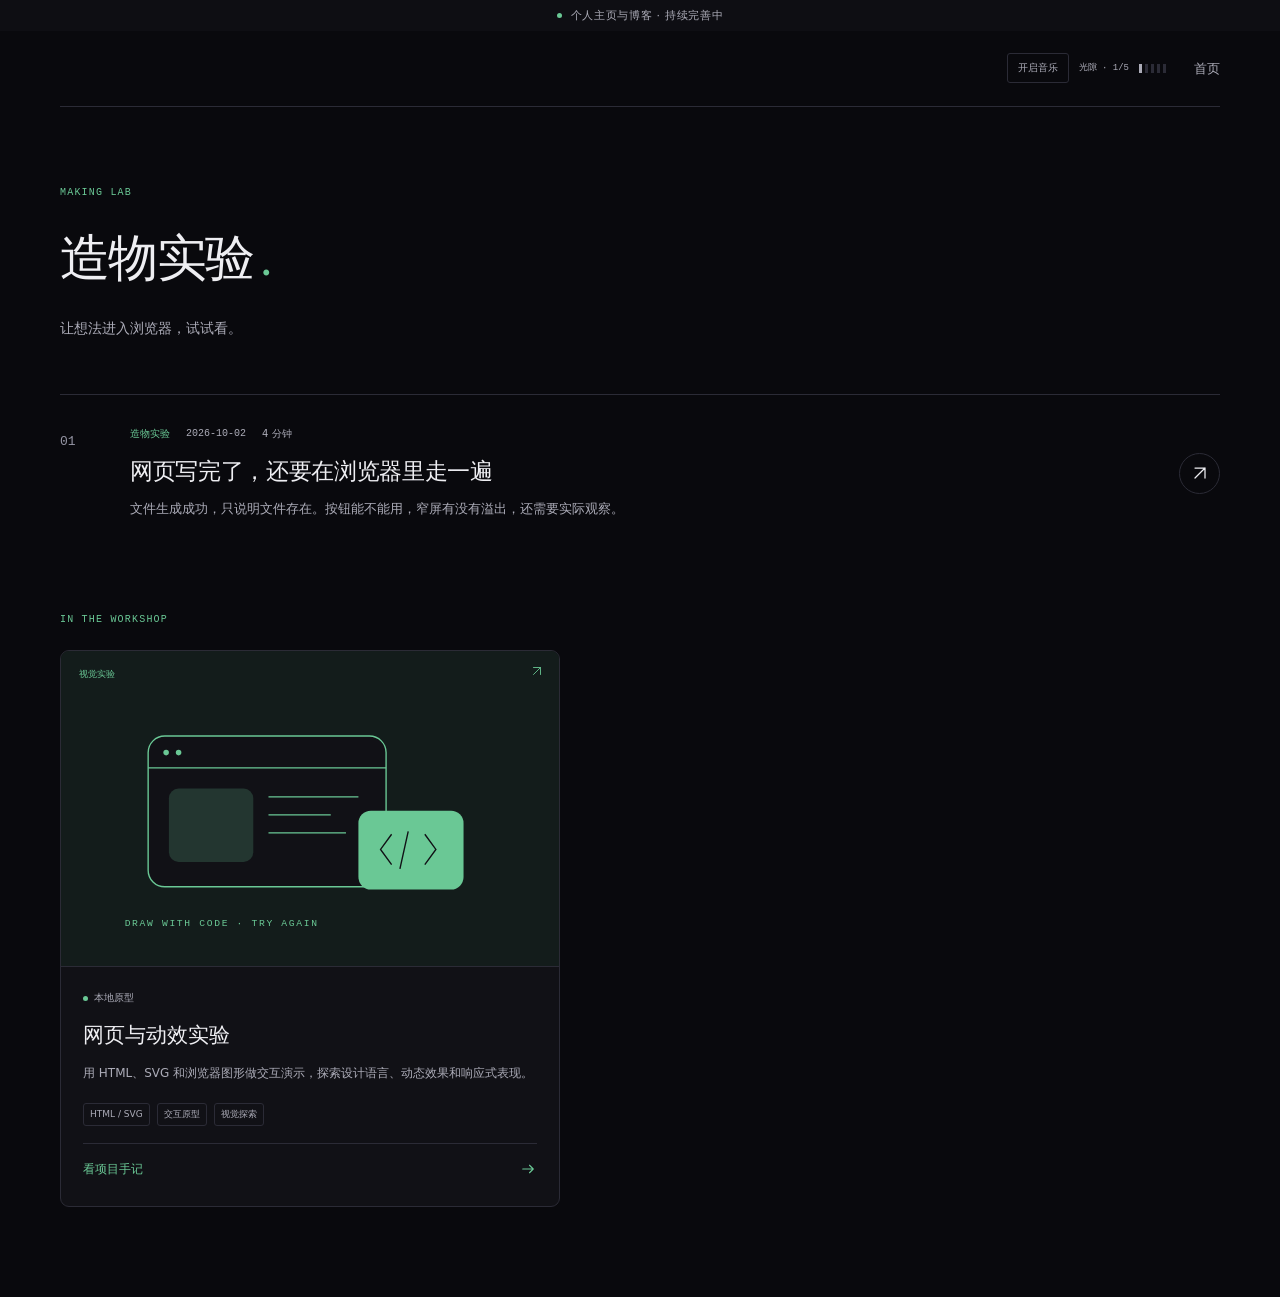
<file: docs/sections/making-lab.html>
<!doctype html>
<html lang="zh-CN" data-theme="dark" class="content-root" style="--section-color:#6ac895" data-section="making-lab"><head><meta charset="utf-8"/><meta name="viewport" content="width=device-width,initial-scale=1"/>
<title>造物实验 · 个人工作台</title><meta name="description" content="这里放我的 AI 项目、网页实验和做东西时写下的笔记。记录一个想法如何变得具体，也记录它还没解决的部分。"/>
<meta name="theme-color" content="#09090d"/><link rel="canonical" href="https://reisen-ww.github.io/sections/making-lab.html"/>
<link rel="icon" href="../assets/favicon.svg" type="image/svg+xml"/>
<link rel="stylesheet" href="../assets/style.css?v=ee7c4621dbff"/><script data-music-script src="../assets/music.js?v=eaf0fb2bce72" defer></script><script src="../assets/thought.js?v=d8caa1d4b225" defer></script><script src="../assets/site.js?v=4dae831ff178" defer></script></head>
<body class="content-page"><div data-site-view class=""><a class="skip-link" href="#main">跳到正文</a>
<div class="draft-banner"><span class="draft-dot"></span>个人主页与博客 · 持续完善中</div>
<header class="site-header shell section-header"><div class="header-controls"><span data-music-slot></span><nav class="desktop-nav" aria-label="主导航"><a href="../index.html">首页</a></nav></div></header>
<main id="main" class="shell"><section class="page-intro section-intro"><p class="eyebrow">MAKING LAB</p><h1>造物实验<span class="section-mark">.</span></h1><p>让想法进入浏览器，试试看。</p></section><section class="section-content"><div class="post-list"><article class="post-row" data-card data-category="造物实验" data-search="网页写完了，还要在浏览器里走一遍 文件生成成功，只说明文件存在。按钮能不能用，窄屏有没有溢出，还需要实际观察。 造物实验 打开首页，沿着导航进入项目和文章，操作一个按钮，再返回原来的位置。如果这条路径走不通，视觉细节再完整也不能弥补它。 还要检查文字、资源和链接。Windows 本地路径、大小写差异、只适合根目录的地址，可能在发布后变成失效链接。 桌面上舒服的列宽，到手机上可能挤在一起。值得检查的不只是截图，还包括有没有横向滚动、长标题能否换行、焦点是否能看见、菜单能否关闭。 动态效果也需要一个退出方式。系统要求减少动效时，页面应该仍然能读、能用；脚本失效时，文章正文也不应该跟着消失。 一次 Chromium 检查不能替代 Safari、Firefox 和真实手机。记录用了哪种环境、检查了哪些行为，可以让后来的人更快找到还需要补充的证据。 原型的价值是把想法变成能被观察的东西。每一轮检查，再让它往可靠靠近一点。">
      <span class="post-number">01</span><div class="post-text"><div class="post-meta"><span>造物实验</span><time datetime="2026-10-02">2026-10-02</time><span>4 分钟</span></div>
      <h3><a href="../posts/a-page-needs-a-browser.html">网页写完了，还要在浏览器里走一遍</a></h3><p>文件生成成功，只说明文件存在。按钮能不能用，窄屏有没有溢出，还需要实际观察。</p></div>
      <a class="post-arrow" href="../posts/a-page-needs-a-browser.html" aria-label="阅读：网页写完了，还要在浏览器里走一遍"><svg class="icon" viewBox="0 0 24 24" fill="none" stroke="currentColor" stroke-width="1.5" stroke-linecap="round" stroke-linejoin="round" aria-hidden="true"><path d="M6 18 18 6M6 6h12v12"/></svg></a></article></div><div class="section-project"><p class="eyebrow">IN THE WORKSHOP</p><article class="project-card" data-card data-category="视觉实验" data-search="网页与动效实验 用 HTML、SVG 和浏览器图形做交互演示，探索设计语言、动态效果和响应式表现。 视觉实验 HTML / SVG 交互原型 视觉探索">
      <a class="project-image peach" href="../projects/visual-lab.html" aria-label="了解网页与动效实验"><svg class="project-art" viewBox="0 0 360 210" fill="none" aria-hidden="true"><rect x="63" y="47" width="172" height="109" rx="12" fill="var(--paper)" stroke="currentColor"/><path d="M63 70h172" stroke="currentColor"/><circle cx="76" cy="59" r="2" fill="currentColor"/><circle cx="85" cy="59" r="2" fill="currentColor"/><rect x="78" y="85" width="61" height="53" rx="7" fill="currentColor" opacity=".2"/><path d="M150 91h65m-65 13h45m-45 13h56" stroke="currentColor"/><rect x="215" y="101" width="76" height="57" rx="9" fill="currentColor"/><path d="m239 118-8 11 8 11m24-22 8 11-8 11m-12-24-6 27" fill="none" stroke="var(--paper)"/><text x="46" y="184">DRAW WITH CODE · TRY AGAIN</text></svg><span class="art-label">视觉实验</span><svg class="icon" viewBox="0 0 24 24" fill="none" stroke="currentColor" stroke-width="1.5" stroke-linecap="round" stroke-linejoin="round" aria-hidden="true"><path d="M6 18 18 6M6 6h12v12"/></svg></a>
      <div class="project-copy"><p class="status"><span></span>本地原型</p>
      <h3><a href="../projects/visual-lab.html">网页与动效实验</a></h3>
      <p>用 HTML、SVG 和浏览器图形做交互演示，探索设计语言、动态效果和响应式表现。</p><div class="tags"><span>HTML / SVG</span><span>交互原型</span><span>视觉探索</span></div>
      <a class="text-link" href="../projects/visual-lab.html">看项目手记 <svg class="icon" viewBox="0 0 24 24" fill="none" stroke="currentColor" stroke-width="1.5" stroke-linecap="round" stroke-linejoin="round" aria-hidden="true"><path d="M5 12h14m-5-5 5 5-5 5"/></svg></a></div></article></div></section></main>
</div><div class="music-dock" data-music-dock aria-label="探索音乐" hidden><button class="music-toggle" type="button" data-music-toggle aria-pressed="false">开启音乐</button><span class="music-label" data-music-label>光隙</span><span class="music-dots" aria-hidden="true"><i data-music-layer></i><i data-music-layer></i><i data-music-layer></i><i data-music-layer></i><i data-music-layer></i></span></div><script type="application/json" data-music-score>{"title": "光隙", "status": "原创试听草稿，音色与旋律待本人审阅", "bpm": 72, "duration": 53.333333333333336, "introDuration": 4.5, "chords": ["F#m11", "Dmaj9", "Aadd9/C#", "E6sus4", "F#m9", "Bm11", "Dmaj9", "Eadd9"], "introNotes": ["F#3", "C#4", "G#4", "A4", "B4", "E4", "F#4"], "layers": [{"id": "piano", "file": "piano.ogg", "name": "氛围和弦", "afterClicks": 0, "version": "f563643eac5a"}, {"id": "bass", "file": "bass.ogg", "name": "柔和低音", "afterClicks": 2, "version": "28918e7a8748"}, {"id": "response", "file": "response.ogg", "name": "回声织体", "afterClicks": 5, "version": "fc7e424fc620"}, {"id": "melody", "file": "melody.ogg", "name": "稀疏旋律", "afterClicks": 9, "version": "bceb2471f747"}, {"id": "pulse", "file": "pulse.ogg", "name": "呼吸脉冲", "afterClicks": 14, "version": "cc4a8d009af9"}]}</script></body></html>
</file>
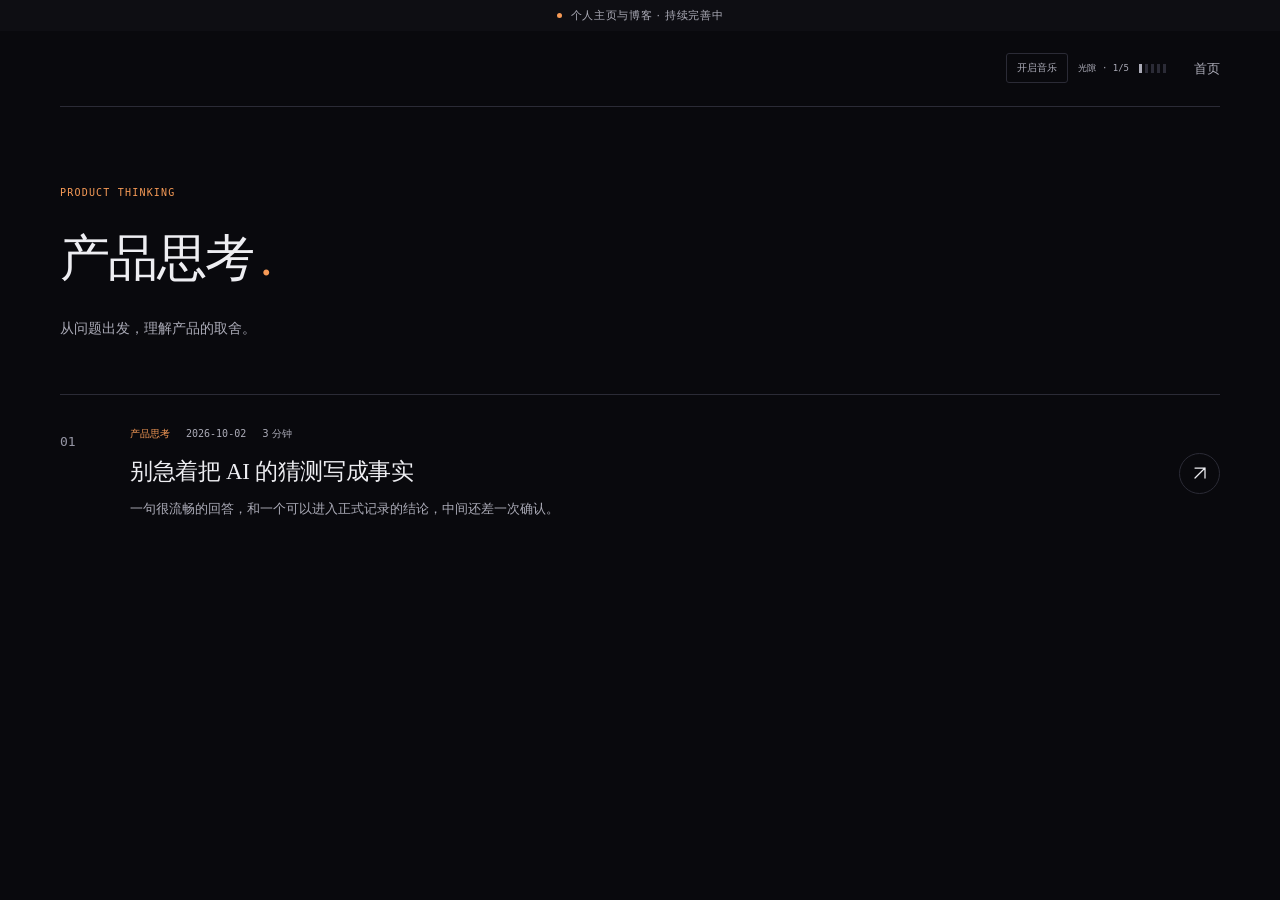
<file: docs/sections/product-thinking.html>
<!doctype html>
<html lang="zh-CN" data-theme="dark" class="content-root" style="--section-color:#f69a56" data-section="product-thinking"><head><meta charset="utf-8"/><meta name="viewport" content="width=device-width,initial-scale=1"/>
<title>产品思考 · 个人工作台</title><meta name="description" content="这里放我的 AI 项目、网页实验和做东西时写下的笔记。记录一个想法如何变得具体，也记录它还没解决的部分。"/>
<meta name="theme-color" content="#09090d"/><link rel="canonical" href="https://reisen-ww.github.io/sections/product-thinking.html"/>
<link rel="icon" href="../assets/favicon.svg" type="image/svg+xml"/>
<link rel="stylesheet" href="../assets/style.css?v=ee7c4621dbff"/><script data-music-script src="../assets/music.js?v=eaf0fb2bce72" defer></script><script src="../assets/thought.js?v=d8caa1d4b225" defer></script><script src="../assets/site.js?v=4dae831ff178" defer></script></head>
<body class="content-page"><div data-site-view class=""><a class="skip-link" href="#main">跳到正文</a>
<div class="draft-banner"><span class="draft-dot"></span>个人主页与博客 · 持续完善中</div>
<header class="site-header shell section-header"><div class="header-controls"><span data-music-slot></span><nav class="desktop-nav" aria-label="主导航"><a href="../index.html">首页</a></nav></div></header>
<main id="main" class="shell"><section class="page-intro section-intro"><p class="eyebrow">PRODUCT THINKING</p><h1>产品思考<span class="section-mark">.</span></h1><p>从问题出发，理解产品的取舍。</p></section><section class="section-content"><div class="post-list"><article class="post-row" data-card data-category="产品思考" data-search="别急着把 AI 的猜测写成事实 一句很流畅的回答，和一个可以进入正式记录的结论，中间还差一次确认。 产品思考 AI 可以帮忙读材料、提取线索、解释差异，也可以根据上下文提出一个有用的猜想。问题在于，一旦猜想被写入正式能力档案，后面的计划就会把它当成前提。 因此，设计上把候选结论和正式记录分开：候选结论帮助思考，正式记录需要本人确认。能定位到来源，也不等于已经知道它应该如何解释。 以学习路线为例：先澄清目标，整理主动选择的材料，再检查报告，之后才讨论差距和下一步。每次确认都有具体对象，而不是一个笼统的“你同意吗”。 这样做不保证 AI 永远正确，但让误解有机会在进入正式计划前被发现，也让人知道该从哪一步修改。 SLP 尚未成为可运行产品，也没有完成真人验证。这个流程是否方便、会不会增加负担，还需要真实使用证据。现在能够说明的是设计边界，不能提前写成用户效果。">
      <span class="post-number">01</span><div class="post-text"><div class="post-meta"><span>产品思考</span><time datetime="2026-10-02">2026-10-02</time><span>3 分钟</span></div>
      <h3><a href="../posts/evidence-before-conclusion.html">别急着把 AI 的猜测写成事实</a></h3><p>一句很流畅的回答，和一个可以进入正式记录的结论，中间还差一次确认。</p></div>
      <a class="post-arrow" href="../posts/evidence-before-conclusion.html" aria-label="阅读：别急着把 AI 的猜测写成事实"><svg class="icon" viewBox="0 0 24 24" fill="none" stroke="currentColor" stroke-width="1.5" stroke-linecap="round" stroke-linejoin="round" aria-hidden="true"><path d="M6 18 18 6M6 6h12v12"/></svg></a></article></div></section></main>
</div><div class="music-dock" data-music-dock aria-label="探索音乐" hidden><button class="music-toggle" type="button" data-music-toggle aria-pressed="false">开启音乐</button><span class="music-label" data-music-label>光隙</span><span class="music-dots" aria-hidden="true"><i data-music-layer></i><i data-music-layer></i><i data-music-layer></i><i data-music-layer></i><i data-music-layer></i></span></div><script type="application/json" data-music-score>{"title": "光隙", "status": "原创试听草稿，音色与旋律待本人审阅", "bpm": 72, "duration": 53.333333333333336, "introDuration": 4.5, "chords": ["F#m11", "Dmaj9", "Aadd9/C#", "E6sus4", "F#m9", "Bm11", "Dmaj9", "Eadd9"], "introNotes": ["F#3", "C#4", "G#4", "A4", "B4", "E4", "F#4"], "layers": [{"id": "piano", "file": "piano.ogg", "name": "氛围和弦", "afterClicks": 0, "version": "f563643eac5a"}, {"id": "bass", "file": "bass.ogg", "name": "柔和低音", "afterClicks": 2, "version": "28918e7a8748"}, {"id": "response", "file": "response.ogg", "name": "回声织体", "afterClicks": 5, "version": "fc7e424fc620"}, {"id": "melody", "file": "melody.ogg", "name": "稀疏旋律", "afterClicks": 9, "version": "bceb2471f747"}, {"id": "pulse", "file": "pulse.ogg", "name": "呼吸脉冲", "afterClicks": 14, "version": "cc4a8d009af9"}]}</script></body></html>
</file>
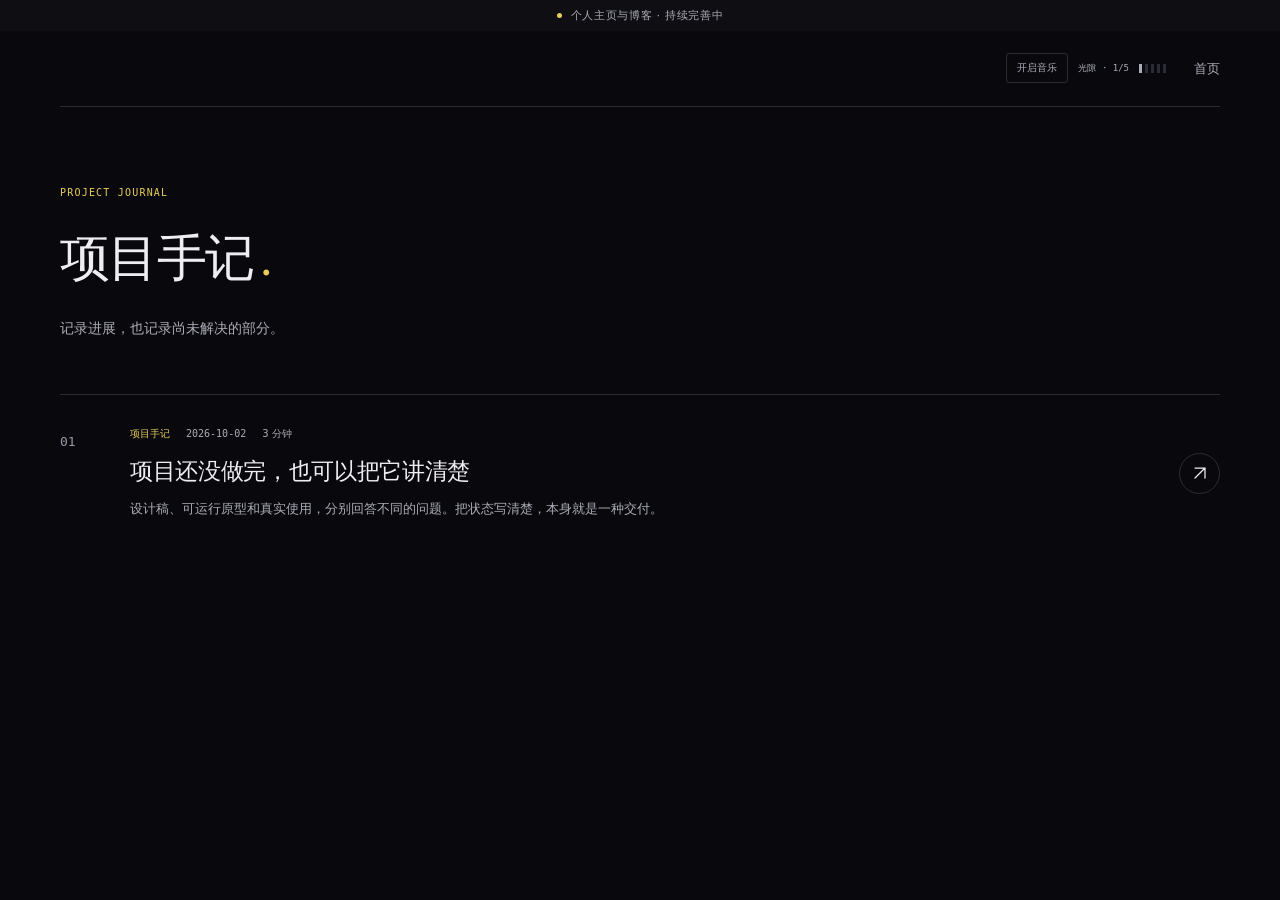
<file: docs/sections/project-journal.html>
<!doctype html>
<html lang="zh-CN" data-theme="dark" class="content-root" style="--section-color:#e7cd5a" data-section="project-journal"><head><meta charset="utf-8"/><meta name="viewport" content="width=device-width,initial-scale=1"/>
<title>项目手记 · 个人工作台</title><meta name="description" content="这里放我的 AI 项目、网页实验和做东西时写下的笔记。记录一个想法如何变得具体，也记录它还没解决的部分。"/>
<meta name="theme-color" content="#09090d"/><link rel="canonical" href="https://reisen-ww.github.io/sections/project-journal.html"/>
<link rel="icon" href="../assets/favicon.svg" type="image/svg+xml"/>
<link rel="stylesheet" href="../assets/style.css?v=ee7c4621dbff"/><script data-music-script src="../assets/music.js?v=eaf0fb2bce72" defer></script><script src="../assets/thought.js?v=d8caa1d4b225" defer></script><script src="../assets/site.js?v=4dae831ff178" defer></script></head>
<body class="content-page"><div data-site-view class=""><a class="skip-link" href="#main">跳到正文</a>
<div class="draft-banner"><span class="draft-dot"></span>个人主页与博客 · 持续完善中</div>
<header class="site-header shell section-header"><div class="header-controls"><span data-music-slot></span><nav class="desktop-nav" aria-label="主导航"><a href="../index.html">首页</a></nav></div></header>
<main id="main" class="shell"><section class="page-intro section-intro"><p class="eyebrow">PROJECT JOURNAL</p><h1>项目手记<span class="section-mark">.</span></h1><p>记录进展，也记录尚未解决的部分。</p></section><section class="section-content"><div class="post-list"><article class="post-row" data-card data-category="项目手记" data-search="项目还没做完，也可以把它讲清楚 设计稿、可运行原型和真实使用，分别回答不同的问题。把状态写清楚，本身就是一种交付。 项目手记 产品定义说明想解决的问题；架构草案说明怎样划分责任；原型让人操作一个流程；测试记录说明哪些条件下发生了什么。它们都有价值，但不能彼此替代。 一个尚无产品代码的项目，可以展示问题拆解和技术取舍。关键是同时写出：现在处于哪一步，已经有怎样的成果。 “在本地浏览器中检查过一个页面”和“适用于所有浏览器”不是同一个结论。一个测试通过，也不能证明跨模块流程或者长期使用没有问题。 展示时，把验证环境与范围放在结果旁边，会比堆叠成绩更容易理解。当前缺口也尽量写成具体下一步，而不是泛泛地说“持续优化”。 这一版本的个人站点是本地草稿。项目简介经过脱敏整理，尚未由本人逐项审定；文章同样是整理稿。公开之前，还需要确认称呼、署名、措辞和可以展示的材料。">
      <span class="post-number">01</span><div class="post-text"><div class="post-meta"><span>项目手记</span><time datetime="2026-10-02">2026-10-02</time><span>3 分钟</span></div>
      <h3><a href="../posts/write-down-project-state.html">项目还没做完，也可以把它讲清楚</a></h3><p>设计稿、可运行原型和真实使用，分别回答不同的问题。把状态写清楚，本身就是一种交付。</p></div>
      <a class="post-arrow" href="../posts/write-down-project-state.html" aria-label="阅读：项目还没做完，也可以把它讲清楚"><svg class="icon" viewBox="0 0 24 24" fill="none" stroke="currentColor" stroke-width="1.5" stroke-linecap="round" stroke-linejoin="round" aria-hidden="true"><path d="M6 18 18 6M6 6h12v12"/></svg></a></article></div></section></main>
</div><div class="music-dock" data-music-dock aria-label="探索音乐" hidden><button class="music-toggle" type="button" data-music-toggle aria-pressed="false">开启音乐</button><span class="music-label" data-music-label>光隙</span><span class="music-dots" aria-hidden="true"><i data-music-layer></i><i data-music-layer></i><i data-music-layer></i><i data-music-layer></i><i data-music-layer></i></span></div><script type="application/json" data-music-score>{"title": "光隙", "status": "原创试听草稿，音色与旋律待本人审阅", "bpm": 72, "duration": 53.333333333333336, "introDuration": 4.5, "chords": ["F#m11", "Dmaj9", "Aadd9/C#", "E6sus4", "F#m9", "Bm11", "Dmaj9", "Eadd9"], "introNotes": ["F#3", "C#4", "G#4", "A4", "B4", "E4", "F#4"], "layers": [{"id": "piano", "file": "piano.ogg", "name": "氛围和弦", "afterClicks": 0, "version": "f563643eac5a"}, {"id": "bass", "file": "bass.ogg", "name": "柔和低音", "afterClicks": 2, "version": "28918e7a8748"}, {"id": "response", "file": "response.ogg", "name": "回声织体", "afterClicks": 5, "version": "fc7e424fc620"}, {"id": "melody", "file": "melody.ogg", "name": "稀疏旋律", "afterClicks": 9, "version": "bceb2471f747"}, {"id": "pulse", "file": "pulse.ogg", "name": "呼吸脉冲", "afterClicks": 14, "version": "cc4a8d009af9"}]}</script></body></html>
</file>
<file: docs/assets/style.css>
:root{color-scheme:dark;--bg:#09090d;--paper:#111116;--ink:#eeeef2;--muted:#acacb8;--faint:#9595a4;--line:#2b2b36;--accent:var(--section-color,#dedee7);--accent-soft:color-mix(in srgb,var(--accent) 10%,var(--bg));--banner:#0e0e13;--sage:var(--accent-soft);--sage-ink:var(--accent);--lavender:var(--accent-soft);--lavender-ink:var(--accent);--peach:var(--accent-soft);--peach-ink:var(--accent);--serif:"Noto Serif SC","Source Han Serif SC","Songti SC","STSong","SimSun",serif;--sans:-apple-system,BlinkMacSystemFont,"Segoe UI","Microsoft YaHei","PingFang SC",system-ui,sans-serif;--mono:ui-monospace,"Cascadia Code","SFMono-Regular",Consolas,monospace}
*{box-sizing:border-box}html{scroll-behavior:smooth;scroll-padding-top:28px}body{margin:0;background:var(--bg);color:var(--ink);font:15px/1.8 var(--sans);-webkit-font-smoothing:antialiased}::selection{background:var(--accent);color:var(--bg)}button,input{font:inherit}button{cursor:pointer}a{color:inherit;text-decoration:none}a,button{-webkit-tap-highlight-color:transparent}a:focus-visible,button:focus-visible,input:focus-visible,summary:focus-visible{outline:2px solid var(--accent);outline-offset:5px}svg{display:block;max-width:100%}[hidden]{display:none!important}.shell{width:min(1160px,calc(100% - 96px));margin:0 auto}.icon{width:20px;height:20px;flex-shrink:0}.sr-only{position:absolute;width:1px;height:1px;padding:0;margin:-1px;overflow:hidden;clip:rect(0,0,0,0);white-space:nowrap;border:0}.skip-link{position:fixed;top:-80px;left:16px;z-index:100;padding:12px 20px;background:var(--paper);border:1px solid var(--accent)}.skip-link:focus{top:16px}
.draft-banner{display:flex;align-items:center;justify-content:center;gap:9px;min-height:31px;padding:4px 18px;background:var(--banner);color:var(--muted);font-size:11px;letter-spacing:.06em;text-align:center}.draft-dot{width:5px;height:5px;background:var(--accent);border-radius:50%}.site-header{display:flex;align-items:center;justify-content:space-between;min-height:104px;border-bottom:1px solid var(--line)}.brand{display:flex;align-items:center;gap:12px;line-height:1.3;font-size:18px;font-weight:650}.brand-icon{display:grid;place-items:center;width:43px;height:43px;border:1px solid var(--ink);border-radius:13px;transform:rotate(-4deg)}.brand-icon svg{width:32px;height:32px}.brand small{display:block;margin-top:6px;font:9px/1.3 var(--mono);letter-spacing:.16em;color:var(--muted)}.header-controls,.desktop-nav{display:flex;align-items:center;gap:28px}.desktop-nav{gap:33px;font-size:13px}.desktop-nav a{position:relative;padding:11px 0;color:var(--muted)}.desktop-nav a:hover,.desktop-nav a[aria-current]{color:var(--ink)}.desktop-nav a[aria-current]::after{content:"";position:absolute;bottom:2px;left:calc(50% - 2px);width:4px;height:4px;background:var(--accent);border-radius:50%}.theme-toggle{display:grid;place-items:center;width:35px;height:35px;padding:6px;border:1px solid var(--line);border-radius:50%;background:transparent;color:var(--ink)}.theme-toggle:hover{background:var(--accent-soft)}.mobile-menu{display:none}
.hero{display:grid;grid-template-columns:1.12fr 1fr;align-items:center;gap:26px;padding:88px 0 82px}.eyebrow{display:flex;align-items:center;gap:10px;margin:0 0 23px;color:var(--muted);font:10px/1.5 var(--mono);letter-spacing:.12em}.eyebrow>span:empty{width:6px;height:6px;border-radius:50%;background:var(--accent)}h1,h2,h3,p{margin-top:0}.hero h1{margin:0;font:500 clamp(48px,4.7vw,67px)/1.3 var(--serif);letter-spacing:-.04em}.hero h1 em{position:relative;font-style:normal}.hero h1 em::after{content:"";position:absolute;left:-3px;right:-7px;bottom:3px;height:13px;background:var(--accent-soft);transform:rotate(-1.5deg);z-index:-1}.hero-copy{position:relative;isolation:isolate}.hero-intro{max-width:400px;margin:27px 0 0;color:var(--muted);font-size:14px;line-height:1.95}.hero-actions{display:flex;align-items:center;flex-wrap:wrap;gap:25px;margin-top:31px}.button{display:inline-flex;align-items:center;justify-content:center;gap:24px;padding:12px 20px;min-height:46px;border:1px solid var(--accent);border-radius:6px;font-size:12px;font-weight:550;transition:transform .18s ease,background .18s ease}.button:hover{transform:translateY(-2px)}.button.primary{background:var(--accent);color:var(--bg)}.text-link{display:inline-flex;align-items:center;gap:14px;padding:5px 0;color:var(--accent);font-size:12px;background:transparent;border:0}.text-link .icon{width:18px;height:18px;transition:transform .18s ease}.text-link:hover .icon{transform:translateX(3px)}.hero-note{display:flex;align-items:center;gap:9px;margin:30px 0 0;color:var(--muted);font-size:11px}.hero-note>span{font-size:17px}.hero-art{margin-top:12px}.notebook{width:100%;transform:rotate(1deg)}.art-caption{display:flex;align-items:center;gap:18px;width:80%;margin:0 auto;padding-top:16px;border-top:1px solid var(--line);font:9px/1.5 var(--mono);color:var(--muted)}.art-caption p{margin:0;flex:1;font:12px/1.5 var(--serif)}.art-caption>span:last-child{font-size:20px;color:var(--accent)}
.home-section{padding:64px 0 44px;border-top:1px solid var(--line)}.section-heading{display:flex;align-items:end;justify-content:space-between;gap:24px;margin-bottom:34px}.section-heading .eyebrow{margin-bottom:15px}.section-heading h2{margin:0;font:500 29px/1.4 var(--serif);letter-spacing:-.025em}.section-heading h2>span{margin-left:5px;color:var(--muted)}.section-heading>.text-link{margin-bottom:4px}.post-row{display:flex;align-items:center;gap:35px;padding:30px 0;border-top:1px solid var(--line)}.post-number{width:35px;align-self:start;margin-top:7px;color:var(--faint);font:13px/1.5 var(--mono);flex-shrink:0}.post-text{flex:1;min-width:0}.post-meta{display:flex;align-items:center;flex-wrap:wrap;gap:16px;color:var(--muted);font-size:10px}.post-meta>span:first-child{color:var(--accent)}.post-meta time{font-family:var(--mono)}.post-row h3{margin:11px 0 7px;font:500 23px/1.55 var(--serif);letter-spacing:-.015em}.post-row h3 a:hover{text-decoration:underline;text-decoration-color:var(--accent);text-underline-offset:6px}.post-row p{max-width:760px;margin:0;color:var(--muted);font-size:13px;line-height:1.9}.post-arrow{display:grid;place-items:center;width:41px;height:41px;border:1px solid var(--line);border-radius:50%;transition:background .18s ease,transform .18s ease;flex-shrink:0}.post-arrow:hover{background:var(--accent-soft);transform:rotate(10deg)}
.project-grid{display:grid;grid-template-columns:repeat(3,minmax(0,1fr));gap:24px}.project-card{min-width:0;border:1px solid var(--line);border-radius:9px;overflow:hidden;background:var(--paper);transition:transform .2s ease}.project-card:hover{transform:translateY(-4px)}.project-image{position:relative;display:block;overflow:hidden;padding:20px 0 5px;border-bottom:1px solid var(--line)}.sage{background:var(--sage);color:var(--sage-ink)}.lavender{background:var(--lavender);color:var(--lavender-ink)}.peach{background:var(--peach);color:var(--peach-ink)}.project-art{width:100%}.project-art text{fill:currentColor;font:7px var(--mono);letter-spacing:1.2px}.art-label{position:absolute;left:18px;top:15px;font-size:9px}.project-image>.icon{position:absolute;top:13px;right:15px;width:14px;height:14px}.project-copy{padding:22px 22px 21px}.status{display:flex;align-items:center;gap:6px;margin:0 0 13px;color:var(--muted);font-size:10px}.status>span{width:5px;height:5px;border-radius:50%;background:var(--accent)}.project-copy h3{margin:0 0 10px;font:500 21px/1.5 var(--serif)}.project-copy h3 a:hover{color:var(--accent)}.project-copy>p:not(.status){color:var(--muted);font-size:12px;line-height:1.9;margin:0}.tags{display:flex;flex-wrap:wrap;gap:7px;margin:19px 0 17px}.tags>span{color:var(--muted);font-size:9px;padding:2px 6px;border:1px solid var(--line);border-radius:3px}.project-copy>.text-link{width:100%;display:flex;justify-content:space-between;border-top:1px solid var(--line);padding-top:15px}
.about-strip{display:grid;grid-template-columns:1.1fr 1fr;align-items:center;gap:80px;margin:55px 0 88px;padding:42px 50px;background:var(--accent-soft);border-radius:8px}.asterisk{display:block;font-size:36px;line-height:1;color:var(--accent);margin-bottom:20px}.about-strip h2{font:500 25px/1.6 var(--serif);margin:0}.about-strip h2 span{color:var(--muted)}.about-strip p{margin:0 0 14px;color:var(--muted);font-size:13px;line-height:2}.site-footer{display:flex;flex-wrap:wrap;justify-content:space-between;gap:28px;border-top:1px solid var(--line);padding:36px 0 22px}.footer-brand{display:inline-flex;align-items:center;gap:16px;font:500 20px/1.5 var(--serif)}.footer-brand>span{font-size:24px;color:var(--accent)}.site-footer p{color:var(--muted);font-size:11px;margin:8px 0 0}.site-footer nav{display:flex;gap:26px;font-size:11px;align-self:start;padding-top:8px;color:var(--muted)}.site-footer nav a:hover{color:var(--ink)}.footer-bottom{flex-basis:100%;display:flex;justify-content:space-between;gap:16px;padding-top:24px;border-top:1px solid var(--line);color:var(--muted);font-size:9px}
.page-intro{max-width:760px;padding:78px 0 52px}.page-intro h1{font:500 50px/1.4 var(--serif);letter-spacing:-.035em;margin:0 0 22px}.page-intro h1 em{color:var(--muted);font-style:normal}.page-intro>p:last-child{margin:0;max-width:590px;color:var(--muted);font-size:14px;line-height:1.95}.listing{margin-bottom:90px}.tools{display:flex;align-items:center;justify-content:space-between;gap:25px;border-top:1px solid var(--line);padding:24px 0}.filter-group{display:flex;flex-wrap:wrap;gap:7px}.filter{padding:5px 13px;background:transparent;border:1px solid transparent;border-radius:5px;font-size:11px;color:var(--muted)}.filter.active{background:var(--accent-soft);border-color:var(--line);color:var(--accent)}.filter:hover{color:var(--ink)}.search-box{display:flex;align-items:center;gap:8px;width:230px;max-width:100%;border:1px solid var(--line);border-radius:5px;padding:7px 10px;background:var(--paper)}.search-box>.icon{width:15px;height:15px;color:var(--muted)}.search-box input{background:transparent;border:0;color:var(--ink);width:100%;min-width:0;font-size:11px;line-height:1.7}.search-box input::placeholder{color:var(--muted)}.results-note{color:var(--muted);font-size:11px;margin:0 0 20px}.empty-state{border:1px dashed var(--line);border-radius:6px;padding:50px 24px;text-align:center;background:var(--paper)}.empty-state p{color:var(--muted);font:500 21px/1.5 var(--serif);margin-bottom:15px}
.breadcrumb{display:flex;align-items:center;justify-content:space-between;gap:20px;color:var(--muted);font-size:11px;padding:33px 0;border-bottom:1px solid var(--line)}.breadcrumb a:hover{color:var(--ink)}.article{max-width:760px;margin:0 auto;padding:56px 0 80px}.article-header{border-bottom:1px solid var(--line);padding-bottom:32px;margin-bottom:38px}.article-header h1{margin:22px 0;font:500 42px/1.55 var(--serif);letter-spacing:-.025em}.article-lead{font-size:16px;line-height:1.95;color:var(--muted);margin-bottom:24px}.article-status{font-size:10px;color:var(--muted);margin:0}.prose{font-size:15px;color:var(--ink);line-height:2.05;overflow-wrap:break-word}.prose h2{margin:36px 0 17px;color:var(--ink);font:500 25px/1.55 var(--serif)}.prose p{margin:0 0 18px}.prose ul{padding-left:21px;margin:0 0 18px}.prose li{padding-left:5px;margin-bottom:9px}.prose section:first-child>h2{margin-top:0}.article-end{display:flex;align-items:center;gap:16px;padding:25px 0;margin-top:36px;border-top:1px solid var(--line);border-bottom:1px solid var(--line);color:var(--muted);font-size:12px}.article-end>span{font-size:30px;color:var(--accent)}.article-end p{margin:0}.next-post{display:flex;flex-direction:column;gap:10px;margin-top:32px}.next-post>span{color:var(--muted);font-size:10px}.next-post strong{display:flex;justify-content:space-between;align-items:center;gap:14px;font:500 21px/1.6 var(--serif)}.next-post:hover strong{color:var(--accent)}
.project-detail{padding:40px 0 85px}.project-detail-header{display:grid;grid-template-columns:1.2fr 1fr;align-items:center;gap:50px;margin-bottom:52px}.project-detail h1{font:500 45px/1.5 var(--serif);letter-spacing:-.03em;margin-bottom:15px}.project-detail-header p:last-child{color:var(--muted);margin:0;font-size:15px}.detail-art{border-radius:8px;padding:18px 0}.detail-layout{display:grid;grid-template-columns:200px minmax(0,1fr);gap:65px;border-top:1px solid var(--line);padding-top:40px}.detail-nav{align-self:start;position:sticky;top:30px}.small-label{font:9px/1.7 var(--mono);color:var(--muted);letter-spacing:.07em}.detail-nav nav{display:flex;flex-direction:column;gap:13px;margin-top:21px;font-size:12px;color:var(--muted)}.detail-nav nav a:hover{color:var(--accent);text-decoration:underline;text-underline-offset:5px}.boundary-box{border-left:3px solid var(--accent);background:var(--accent-soft);padding:23px 26px;margin:32px 0}.boundary-box h2{margin-top:0}.boundary-box p:last-child{margin-bottom:0}.about-layout{display:grid;grid-template-columns:280px minmax(0,1fr);align-items:start;gap:90px;margin-bottom:80px}.about-note{padding:31px;background:var(--sage);border:1px solid var(--line);border-radius:6px;transform:rotate(-2deg)}.about-note p{font:500 20px/2.1 var(--serif)}.about-note p:first-of-type{font:11px/1.8 var(--sans);color:var(--muted)}.about-note hr{border:0;border-top:1px solid var(--line);margin:22px 0}.about-prose h2:first-child{margin-top:0}.quiet{color:var(--muted)}
@keyframes arrive{from{opacity:.55;transform:translateY(8px)}to{opacity:1;transform:translateY(0)}}.arrived{animation:arrive .5s ease both}
@media(min-width:1440px){.hero{padding-top:99px;padding-bottom:92px}}
@media(max-width:1020px){.shell{width:calc(100% - 64px)}.hero{gap:4px;padding:65px 0}.hero h1{font-size:50px}.project-grid{gap:16px}.project-copy{padding:18px}.project-copy h3{font-size:19px}.about-strip{padding:35px;gap:42px}.about-layout{grid-template-columns:230px minmax(0,1fr);gap:50px}}
@media(max-width:760px){
  .shell{width:calc(100% - 40px)}.site-header{min-height:87px}.brand{font-size:16px;gap:9px}.brand-icon{width:36px;height:36px}.brand-icon svg{width:27px;height:27px}.brand small{font-size:8px}.header-controls{gap:13px}.desktop-nav{display:none}.mobile-menu{display:block;position:relative}.mobile-menu summary{display:flex;flex-direction:column;justify-content:center;gap:5px;list-style:none;cursor:pointer;width:32px;height:34px;padding:6px}.mobile-menu summary::-webkit-details-marker{display:none}.mobile-menu summary>span{height:1px;width:20px;background:var(--ink);transition:transform .15s ease}.mobile-menu[open] summary>span:first-child{transform:translateY(3px) rotate(45deg)}.mobile-menu[open] summary>span:last-child{transform:translateY(-3px) rotate(-45deg)}.mobile-menu nav{position:absolute;z-index:20;right:0;top:44px;display:flex;flex-direction:column;min-width:155px;padding:12px;background:var(--paper);border:1px solid var(--line);border-radius:6px;box-shadow:0 12px 32px #00000012}.mobile-menu nav a{padding:8px 14px;font-size:13px;border-radius:3px}.mobile-menu nav a[aria-current]{background:var(--accent-soft)}
  .hero{grid-template-columns:1fr;padding:54px 0 47px;gap:14px}.hero h1{font-size:clamp(43px,8vw,57px);line-height:1.35}.hero-intro{max-width:460px;font-size:13px;margin-top:22px}.hero-actions{margin-top:26px;gap:20px}.hero-note{font-size:10px;margin-top:22px}.hero-art{max-width:420px;margin:4px auto 0;width:100%}.notebook{margin-bottom:-15px}.art-caption{font-size:8px;width:84%}.art-caption p{font-size:10px}.home-section{padding:42px 0 25px}.section-heading{gap:16px;margin-bottom:22px}.section-heading .eyebrow{font-size:8px;margin-bottom:12px}.section-heading h2{font-size:24px}.section-heading h2>span{display:block;margin-left:0}.section-heading .text-link{flex-shrink:0;font-size:10px;gap:7px}
  .post-row{gap:17px;padding:25px 0}.post-number{width:20px;font-size:10px;margin-top:3px}.post-row h3{font-size:21px;margin-top:9px}.post-row p{font-size:12px;line-height:1.9}.post-meta{gap:10px;font-size:9px}.post-arrow{width:31px;height:31px}.post-arrow>.icon{width:15px;height:15px}.project-grid{grid-template-columns:1fr;gap:20px}.project-image{padding:12px 0 0}.project-art{max-height:230px}.project-copy{padding:24px}.project-copy h3{font-size:23px}.project-copy>p:not(.status){font-size:13px}.tags>span{font-size:10px}.about-strip{grid-template-columns:1fr;gap:22px;padding:29px;margin:37px 0 60px}.about-strip h2{font-size:23px}.about-strip p{font-size:12px}.site-footer{padding-top:27px;gap:20px}.site-footer nav{gap:20px}.site-footer p{font-size:10px}.footer-brand{font-size:19px}.footer-bottom{font-size:8px;padding-top:20px}
  .page-intro{padding:50px 0 35px}.page-intro h1{font-size:36px;line-height:1.5}.page-intro h1 em{display:block}.page-intro>p:last-child{font-size:13px}.listing{margin-bottom:60px}.tools{flex-direction:column;align-items:stretch;gap:15px;padding:20px 0}.filter-group{gap:3px}.filter{padding:5px 9px}.search-box{width:100%;padding:10px 12px}.search-box input{font-size:13px}.breadcrumb{padding:24px 0;font-size:10px}.article{padding:35px 0 60px}.article-header h1{font-size:31px;line-height:1.55;margin:19px 0}.article-lead{font-size:14px}.prose{font-size:14px;line-height:2.05}.prose h2{font-size:22px}.article-end{font-size:11px}.next-post strong{font-size:19px}
  .project-detail{padding:30px 0 60px}.project-detail-header{grid-template-columns:1fr;gap:28px;margin-bottom:30px}.project-detail h1{font-size:35px}.project-detail-header p:last-child{font-size:13px}.detail-art{padding:0}.detail-layout{grid-template-columns:1fr;gap:29px;padding-top:29px}.detail-nav{position:static;padding-bottom:24px;border-bottom:1px solid var(--line)}.detail-nav nav{flex-direction:row;flex-wrap:wrap;gap:8px 20px;margin-top:13px;font-size:11px}.boundary-box{padding:22px}.about-layout{grid-template-columns:1fr;gap:37px;margin-bottom:60px}.about-note{max-width:360px;width:100%;padding:27px}.about-note p{font-size:21px}
}
@media(prefers-reduced-motion:reduce){html{scroll-behavior:auto}*,*::before,*::after{animation:none!important;transition:none!important}}
.article-header h1,.prose h2{text-wrap:balance}
/* A fixed black canvas, with colour reserved for its seven doorways. */
.home-root,.home-page{height:100%;overflow:hidden;overscroll-behavior:none;scroll-behavior:auto}
.home-page{background:#09090d}
.home-stage{height:100vh;height:100dvh;display:grid;grid-template-rows:auto minmax(0,1fr);padding:30px clamp(20px,4vw,64px) 24px;isolation:isolate;transition:opacity .65s ease,filter .65s ease}
.home-header{display:flex;align-items:center;justify-content:space-between;gap:24px;min-height:52px;padding-bottom:18px;border-bottom:1px solid #ffffff14}
.home-brand{font-size:16px;font-weight:600;line-height:1.35;letter-spacing:.03em}
.home-brand>span{display:block;margin-top:5px;color:var(--muted);font:8px/1.3 var(--mono);letter-spacing:.2em}
.home-draft{margin:0;color:var(--faint);font-size:10px;letter-spacing:.04em}
.entry-replay{display:inline-flex;align-items:center;gap:12px;flex-shrink:0;background:transparent;border:0;padding:8px 0;color:var(--muted);font:11px/1.5 var(--sans)}
.entry-replay .icon{width:15px;height:15px}.entry-replay:hover{color:var(--ink)}
.home-main{position:relative;display:grid;grid-template-rows:minmax(0,1fr) auto;min-height:0}
.home-main:focus{outline:none}
.home-hero{position:relative;display:flex;align-items:center;min-height:0;isolation:isolate}
.home-copy{position:relative;z-index:2;padding:26px 0;max-width:65%}
.home-eyebrow{font:9px/1.5 var(--mono);letter-spacing:.13em;color:var(--muted);margin-bottom:20px}.home-eyebrow>span{color:var(--faint);margin-left:16px}
.home-copy h1{margin:0;font:600 clamp(44px,min(7.2vw,10.4vh),108px)/1.17 var(--sans);letter-spacing:-.04em}
.home-copy h1 em{font-style:normal;background:linear-gradient(100deg,#f4eded 3%,#f4c6ab 25%,#d8e6b7 45%,#b8ddeb 66%,#cec0f0 90%);color:transparent;background-clip:text;-webkit-background-clip:text}
.home-intro{margin:24px 0 0;font:13px/1.8 var(--sans);color:var(--muted);letter-spacing:.05em}
.home-links{display:flex;gap:30px;margin-top:22px}.home-links>a{display:flex;align-items:center;gap:22px;font-size:11px;padding:6px 0;border-bottom:1px solid #ffffff30}.home-links>a:hover{border-color:var(--ink)}.home-links .icon{width:16px;height:16px}
.spectral-halo{--halo-tilt:-28deg;--halo-flatten:.82;position:absolute;z-index:0;left:76%;top:48%;width:min(49vw,67vh);aspect-ratio:1;border-radius:50%;background:conic-gradient(from calc(225deg + var(--halo-spin,0deg)),var(--spectrum),#f86676);transform:translate(-50%,-50%) rotate(var(--halo-tilt)) scaleY(var(--halo-flatten));opacity:.78;transition:opacity .3s ease}
.spectral-halo::before{content:"";position:absolute;inset:2px;border-radius:50%;background:#09090d;z-index:5}
.spectral-halo::after{content:"";position:absolute;inset:1%;border-radius:50%;background:inherit;filter:blur(40px);opacity:.7;z-index:1;transform:scale(1);transition:transform .65s cubic-bezier(.2,.8,.2,1),filter .65s ease,opacity .5s ease}
.spectral-halo>div{position:absolute;inset:11%;border-radius:50%;background:#09090d;filter:blur(16px);z-index:3}
.halo-portrait{position:absolute;inset:7%;z-index:6;overflow:hidden;border-radius:50%;background:#09090d;pointer-events:none}
.halo-portrait img{width:100%;height:100%;object-fit:contain;transform:scaleY(1.219512) rotate(28deg) scale(.94);opacity:.96}
.halo-highlight{position:absolute;inset:-2px;z-index:1;border-radius:50%;color:var(--halo-colour,#f86676);background:conic-gradient(from 228deg,transparent 0deg,currentColor 12deg,#fff 22deg,currentColor 32deg,transparent 44deg 360deg);opacity:0;transition:opacity .3s ease,color .25s ease}
/* The plume grows outwards from the rim; the opaque inner layer covers its inner half. */
.halo-source{position:absolute;left:3.01537%;top:67.10101%;width:0;height:0;z-index:4;pointer-events:none;color:var(--halo-colour,#f86676);opacity:0;transition:opacity .3s ease,color .25s ease}
.halo-source::before,.halo-source::after{content:"";position:absolute;left:0;top:0;border-radius:50%;transform-origin:100% 50%;transform:translate(-100%,-50%) rotate(-20deg) scaleX(.42);transition:transform .65s cubic-bezier(.2,.8,.2,1)}
.halo-source::before{width:clamp(170px,30vw,430px);height:clamp(100px,15vw,210px);background:radial-gradient(ellipse at 84% 50%,color-mix(in srgb,currentColor 76%,white) 0%,color-mix(in srgb,currentColor 85%,transparent) 19%,color-mix(in srgb,currentColor 46%,transparent) 43%,transparent 72%),radial-gradient(ellipse at 54% 50%,color-mix(in srgb,currentColor 46%,transparent) 0%,transparent 68%);filter:blur(19px)}
.halo-source::after{width:clamp(105px,18vw,260px);height:clamp(56px,8vw,105px);background:radial-gradient(ellipse at 96% 50%,#fff 0%,color-mix(in srgb,currentColor 66%,white) 8%,currentColor 24%,color-mix(in srgb,currentColor 30%,transparent) 48%,transparent 72%);filter:blur(12px)}
.halo-active .spectral-halo::after{transform:scale(.93);filter:blur(19px);opacity:.3}
.halo-active .halo-highlight,.halo-active .halo-source{opacity:1}
.halo-active .halo-source::before,.halo-active .halo-source::after{transform:translate(-100%,-50%) rotate(-20deg) scaleX(1)}
.colour-portal.is-lit{box-shadow:inset 0 0 0 2px #ffffffb3}
.halo-caption{position:absolute;right:3%;bottom:12%;margin:0;color:#adadb8;font:9px/1.7 var(--mono);letter-spacing:.1em;text-align:right}
.portals-caption{display:flex;justify-content:space-between;align-items:center;gap:12px;padding:0 0 14px;color:var(--muted);font-size:10px}.portals-caption>span:last-child{font:8px/1.5 var(--mono);letter-spacing:.08em}
.colour-portals{display:grid;grid-template-columns:repeat(7,minmax(0,1fr));gap:3px}
.colour-portal{position:relative;min-width:0;min-height:116px;display:flex;flex-direction:column;justify-content:space-between;gap:10px;padding:17px 16px 15px;background:var(--tile);color:#111117;transition:transform .2s ease,filter .2s ease}
.colour-portal:first-child{border-radius:3px 0 0 3px}.colour-portal:last-child{border-radius:0 3px 3px 0}.colour-portal:hover{filter:brightness(1.08)}.colour-portal:focus-visible{outline:2px solid #111117;outline-offset:-5px}
.portal-index{font:9px/1 var(--mono);letter-spacing:.1em}.portal-name{font-size:15px;line-height:1.5;font-weight:650}.portal-english{font:7px/1.3 var(--mono);letter-spacing:.025em}.colour-portal>.icon{position:absolute;top:14px;right:13px;width:15px;height:15px}
.portal-name small{font:inherit}
.section-intro .eyebrow,.section-mark{color:var(--accent)}.section-mark{margin-left:7px}.section-content{margin-bottom:90px}.section-empty{border-top:1px solid var(--line);padding:70px 0}.section-empty h2{font:500 30px/1.5 var(--serif);margin:18px 0}.section-empty p{color:var(--muted);font-size:13px}.section-project{max-width:500px;margin:60px 0 0}.section-project>.eyebrow{color:var(--accent)}
/* The loading sequence runs on the same black canvas and fades over the home. */
.entry-screen{position:fixed;inset:0;width:100%;height:100vh;height:100dvh;max-width:none;max-height:none;margin:0;padding:0;border:0;overflow:hidden;background:#09090d;color:var(--ink);opacity:1;transition:opacity .65s ease,background-color .65s ease}
.entry-screen::backdrop{background:transparent}.entry-screen[open]{display:block}.entry-active{overflow:hidden}.entry-active .home-stage{opacity:0;filter:blur(8px)}.entry-active.entry-leaving .home-stage{opacity:1;filter:blur(0)}.entry-screen.entry-leaving{opacity:0;pointer-events:none}
.entry-screen::before{content:"";position:absolute;inset:0;pointer-events:none;background:radial-gradient(ellipse at 78% 76%,color-mix(in srgb,var(--entry-colour,#f86676) 26%,transparent) 0%,transparent 58%),radial-gradient(ellipse at 18% 30%,color-mix(in srgb,var(--entry-colour,#f86676) 13%,transparent) 0%,transparent 58%);opacity:var(--entry-glow,.7);transition:background .3s ease,opacity .2s ease}
.entry-shell{position:relative;z-index:1;height:100%;width:min(1400px,100%);margin:auto;display:grid;grid-template-rows:auto minmax(0,1fr) auto;gap:32px;padding:38px clamp(24px,4vw,64px)}
.entry-header{display:flex;align-items:center;justify-content:space-between;gap:20px}.entry-brand{font-size:16px;font-weight:600;line-height:1.4}.entry-brand>span{display:block;margin-top:5px;font:8px/1.5 var(--mono);letter-spacing:.2em;color:var(--muted)}
.entry-controls{display:flex;align-items:center;gap:28px}.entry-sound{padding:6px 11px;border:1px solid var(--line);border-radius:3px;background:#09090d80;color:var(--muted);font-size:10px;white-space:nowrap}.entry-sound:hover,.entry-sound[aria-pressed="true"]{border-color:var(--entry-colour);color:var(--ink)}.entry-sound:disabled{cursor:wait;opacity:.7}
.home-controls{display:flex;align-items:center;gap:24px}.music-dock{display:flex;align-items:center;gap:10px;font:9px/1.4 var(--mono);color:var(--muted)}.music-toggle{padding:7px 10px;white-space:nowrap;border:1px solid var(--line);border-radius:3px;background:transparent;color:var(--muted);font:10px/1.4 var(--sans)}.music-toggle[aria-pressed="true"]{color:var(--ink);border-color:var(--muted)}.music-toggle:disabled{opacity:.6;cursor:wait}.music-dots{display:flex;gap:3px}.music-dots i{width:3px;height:9px;background:var(--line);transition:background .7s ease}.music-dots i.is-on{background:var(--muted)}.music-label{white-space:nowrap}.entry-gate-note{font-size:20px;line-height:1.65;color:var(--ink);margin:0}.entry-gate-actions{display:flex;align-items:center;gap:20px}.entry-muted{align-self:end;padding:10px 0;border:0;background:none;color:var(--muted);font-size:11px;white-space:nowrap}.entry-waiting .entry-progress-label{opacity:.4}.entry-waiting .entry-sound{visibility:hidden}.entry-button:disabled{opacity:.5;cursor:wait}
@media(max-width:1120px){.music-label{display:none}.home-controls{gap:16px}}
@media(max-width:760px){.home-controls{gap:12px}.music-dock{gap:5px}.music-toggle{font-size:9px;padding:5px 7px}.music-dots{display:none}.entry-gate-note{font-size:18px}.entry-gate-actions{gap:15px}}
.entry-skip{display:inline-flex;align-items:center;gap:18px;padding:10px 0;background:transparent;border:0;color:var(--muted);font-size:11px}.entry-skip:hover{color:var(--ink)}.entry-skip .icon{width:15px;height:15px}
.entry-body{display:grid;grid-template-columns:minmax(0,1.6fr) minmax(0,1fr);align-items:center;gap:48px;min-height:0;padding:20px 0}.entry-eyebrow{margin:0 0 24px;font:9px/1.6 var(--mono);letter-spacing:.15em;color:var(--muted)}
.entry-heading{margin:0;font:600 clamp(40px,min(7.5vw,13vh),108px)/1.04 var(--sans);letter-spacing:-.065em}.entry-heading>span{display:block}.entry-subtitle{margin:24px 0 0;font:13px/1.9 var(--sans);color:var(--muted)}
.entry-detail{border-left:1px solid var(--line);padding-left:32px;min-width:0}.entry-phase{margin:0 0 22px;color:var(--faint);font:10px/1.5 var(--mono);letter-spacing:.12em}.entry-step{margin:0 0 12px;font:11px/1.45 var(--mono);letter-spacing:0;white-space:nowrap}.entry-message{min-height:26px;margin:0;color:var(--ink);font:17px/1.45 var(--sans);white-space:nowrap}.entry-button{margin-top:30px;border-color:var(--line);border-radius:2px;background:#eeeef2!important;color:#09090d!important;font-weight:500}
.entry-progress-label{display:flex;justify-content:space-between;align-items:center;gap:20px;margin-bottom:14px;color:var(--muted);font:9px/1.5 var(--mono);letter-spacing:.1em}.entry-progress-label output{color:var(--ink);font-size:12px;letter-spacing:.06em}
.rainbow-loader{--entry-tile-height:116px;--entry-strip-height:16px;display:grid;grid-template-columns:repeat(7,minmax(0,1fr));align-items:end;gap:4px;height:var(--entry-strip-height)}.rainbow-segment{display:block;position:relative;min-width:0;height:100%;overflow:hidden;background:color-mix(in srgb,var(--tile) 17%,#09090d)}.rainbow-fill{position:absolute;inset:0;background:var(--tile);transform:scaleX(0);transform-origin:left}.entry-still .rainbow-fill{transform:scaleX(1)}
.rainbow-copy{position:absolute;inset:0;z-index:1;display:flex;flex-direction:column;justify-content:space-between;gap:10px;padding:17px 16px 15px;color:#111117;opacity:0;pointer-events:none}.rainbow-segment:first-child{border-radius:3px 0 0 3px}.rainbow-segment:last-child{border-radius:0 3px 3px 0}
.entry-header,.entry-body,.entry-progress-label,.entry-footer>div:last-child{transition:opacity .65s ease}
.entry-screen.entry-morph{opacity:1;background-color:transparent}.entry-screen.entry-morph::before{opacity:0;transition:opacity .65s ease}.entry-morph .entry-header,.entry-morph .entry-body,.entry-morph .entry-progress-label,.entry-morph .entry-footer>div:last-child{opacity:0}.entry-morph .rainbow-segment{position:fixed;z-index:2}.entry-active.entry-morph .colour-portals{visibility:hidden}
.entry-still .rainbow-loader{height:var(--entry-tile-height)}.entry-still .rainbow-copy{opacity:1}
.rainbow-copy>.icon{position:absolute;top:14px;right:13px;width:15px;height:15px}
.entry-footer>div:last-child{display:flex;justify-content:space-between;gap:20px;margin-top:18px;color:var(--faint);font:8px/1.6 var(--mono)}.entry-footer>div:last-child>span:first-child{font-family:var(--sans)}
.reel-word{display:inline-flex;vertical-align:top}.reel-cell{display:inline-block;position:relative;overflow:hidden;width:1ch;height:1.45em;vertical-align:top}.reel-wide{width:1em}.reel-track{display:block;will-change:transform}.reel-track>span{display:block;height:1.45em;line-height:1.45em;text-align:center}
@media(max-width:1020px){.colour-portal{padding:14px 10px 12px;min-height:106px}.portal-name{font-size:13px}.portal-english{font-size:6px}.colour-portal>.icon{right:9px;width:13px;height:13px}.entry-body{gap:30px}.entry-detail{padding-left:25px}}
@media(max-width:760px){.home-stage{padding:22px 20px 18px}.home-header{gap:12px;min-height:48px;padding-bottom:15px}.home-brand{font-size:14px}.home-brand>span{font-size:7px}.home-draft{display:none}.entry-replay{font-size:10px;gap:8px}.home-copy{max-width:100%;padding:25px 0}.home-copy h1{font-size:clamp(46px,min(12.4vw,11vh),76px);line-height:1.2}.home-eyebrow{font-size:8px;margin-bottom:18px}.home-eyebrow>span{margin-left:5px}.home-intro{font-size:11px;max-width:250px;margin-top:22px}.home-links{margin-top:18px;gap:26px}.spectral-halo{left:88%;top:43%;width:min(84vw,52vh);opacity:.48}.halo-caption{display:none}.portals-caption{font-size:9px;padding-bottom:12px}.portals-caption>span:last-child{font-size:6px;max-width:100px;text-align:right}.colour-portals{gap:2px}.colour-portal{align-items:center;min-height:140px;padding:13px 3px 12px;gap:14px}.portal-name{writing-mode:vertical-rl;text-orientation:upright;font-size:12px;line-height:1.1;letter-spacing:.08em}.portal-english{display:none}.colour-portal>.icon{position:static;width:13px;height:13px}.portal-index{font-size:8px}.entry-shell{padding:25px 24px;gap:24px}.entry-body{grid-template-columns:1fr;gap:28px;padding:8px 0;align-content:center}.entry-heading{font-size:clamp(40px,10.5vw,76px)}.entry-eyebrow{font-size:8px;margin-bottom:17px}.entry-subtitle{font-size:11px;margin-top:17px}.entry-detail{border-left:0;border-top:1px solid var(--line);padding:20px 0 0}.entry-phase{margin-bottom:13px}.entry-button{margin-top:19px}.entry-message{font-size:16px}.entry-footer>div:last-child{flex-direction:column;gap:4px;font-size:7px}.entry-progress-label{font-size:7px}.rainbow-loader{height:13px;gap:3px}}
@media(max-height:660px){.home-stage{padding-top:18px;padding-bottom:16px}.home-copy{padding:15px 0}.home-eyebrow{margin-bottom:13px}.home-intro{margin-top:16px}.home-links{margin-top:12px}.colour-portal{min-height:100px}.home-copy h1{font-size:clamp(40px,min(7.2vw,11vh),86px)}.entry-shell{gap:20px;padding-top:22px;padding-bottom:22px}.entry-body{padding:0;gap:24px}.entry-eyebrow{margin-bottom:14px}.entry-subtitle{margin-top:14px}.entry-phase{margin-bottom:12px}.entry-button{margin-top:18px}}
@media(max-width:760px) and (max-height:660px){.home-copy h1{font-size:clamp(40px,min(12vw,10.8vh),70px)}.colour-portal{min-height:130px}.entry-body{gap:20px}.entry-detail{padding-top:16px}.entry-heading{font-size:clamp(37px,10vw,66px)}.entry-eyebrow{margin-bottom:12px}.entry-subtitle{margin-top:12px}.entry-message{font-size:15px}.entry-button{margin-top:14px}.entry-progress-label{margin-bottom:10px}.entry-footer>div:last-child{margin-top:12px}}
@media(max-height:480px) and (min-width:500px){.home-stage{padding:12px 24px}.home-header{min-height:40px;padding-bottom:9px}.home-copy{padding:12px 0}.home-eyebrow{font-size:7px;margin-bottom:9px}.home-copy h1{font-size:clamp(28px,9vh,43px);line-height:1.13}.home-intro{font-size:10px;margin-top:9px;max-width:none}.home-links{margin-top:7px;gap:22px}.home-links>a{font-size:10px;padding:2px 0}.colour-portal{min-height:76px;align-items:flex-start;padding:10px 9px;gap:8px}.portal-name{writing-mode:horizontal-tb;font-size:11px;letter-spacing:0;white-space:nowrap}.portal-index{font-size:7px}.colour-portal>.icon{position:absolute;top:8px;right:7px;width:11px;height:11px}.portals-caption{padding-bottom:8px;font-size:9px}.entry-shell{padding:18px 28px;gap:18px}.entry-body{grid-template-columns:minmax(0,1.5fr) minmax(0,1fr);gap:24px}.entry-heading{font-size:clamp(31px,7.5vw,55px)}.entry-detail{border-top:0;border-left:1px solid var(--line);padding:0 0 0 20px}.entry-subtitle{font-size:10px}.entry-message{font-size:14px}.entry-step{font-size:9px}.entry-button{padding:8px 14px;min-height:38px;font-size:11px;margin-top:14px}.entry-footer>div:last-child{flex-direction:row;gap:15px}.rainbow-loader{height:10px}}
@media(max-width:760px) and (min-height:481px){.portal-latin,.portal-agent{writing-mode:horizontal-tb}.portal-agent{display:flex;flex-direction:column;align-items:center;gap:7px}.portal-agent>span{writing-mode:vertical-rl}.portal-agent small{font-size:7px;letter-spacing:0}}
@media(max-width:760px){.entry-header{align-items:flex-start}.entry-controls{flex-direction:column;align-items:flex-end;gap:5px}.entry-sound{order:2;padding:4px 8px;font-size:9px}.halo-portrait img{opacity:.68}}
@media(max-width:1020px){.rainbow-loader{--entry-tile-height:106px}.rainbow-copy{padding:14px 10px 12px}.rainbow-copy>.icon{right:9px;width:13px;height:13px}}
@media(max-width:760px){.rainbow-loader{--entry-tile-height:140px;--entry-strip-height:13px}.rainbow-copy{align-items:center;padding:13px 3px 12px;gap:14px}.rainbow-copy>.icon{position:static;width:13px;height:13px}}
@media(max-height:660px){.rainbow-loader{--entry-tile-height:100px}}
@media(max-width:760px) and (max-height:660px){.rainbow-loader{--entry-tile-height:130px}.entry-shell{gap:15px}.entry-header{align-items:center;gap:12px}.entry-controls{flex-direction:row;gap:10px}.entry-body{gap:12px}.entry-heading{font-size:clamp(30px,9vw,50px)}.entry-eyebrow{margin-bottom:8px}.entry-subtitle{margin-top:9px}.entry-detail{padding-top:10px}.entry-phase{margin-bottom:7px}.entry-step{margin-bottom:7px}.entry-button{margin-top:9px;min-height:40px;padding:8px 15px}}
@media(max-height:480px) and (min-width:500px){.rainbow-loader{--entry-tile-height:76px;--entry-strip-height:10px}.rainbow-copy{align-items:flex-start;padding:10px 9px;gap:8px}.rainbow-copy>.icon{position:absolute;top:8px;right:7px;width:11px;height:11px}.entry-body{gap:24px}.entry-heading{font-size:clamp(31px,7.5vw,55px)}.entry-detail{padding-top:0}.entry-button{min-height:38px;padding:8px 14px}}
@media(prefers-reduced-motion:reduce){.home-stage,.entry-screen,.colour-portal{transition:none}.entry-active .home-stage{filter:none}.rainbow-fill{animation:none!important;transform:scaleX(1)}.rainbow-segment{height:var(--entry-tile-height)}.rainbow-copy{opacity:1;transform:none}}

/* A section has one way home and the persistent music control. */
.section-header{justify-content:flex-end;min-height:76px}
.section-header .desktop-nav{display:flex}
.section-header .header-controls{gap:28px}
.section-header .desktop-nav a{display:flex;gap:10px;align-items:center}
.thought-page{background:#141414}
.thought-view{position:relative;isolation:isolate;min-height:100vh;min-height:100dvh;background:#141414;color:#f5e5d5;--accent:#f61d20;--muted:#d6cab8;--line:#eee0c826}
.thought-view .draft-banner{position:relative;z-index:2;background:#141414c4;color:#d6cab8}
.thought-view .site-header{position:relative;z-index:2;border-color:#eee0c825}
.thought-art{position:absolute;inset:0;width:100%;height:100%;max-width:none;pointer-events:none;z-index:0}
.thought-view main{position:relative;z-index:1;display:flex;flex-direction:column;justify-content:space-between;min-height:calc(100vh - 107px);min-height:calc(100dvh - 107px);padding:clamp(68px,10vh,120px) 0 clamp(56px,9vh,105px)}
.thought-view .section-intro{max-width:48%;padding:0}
.thought-view .section-intro .eyebrow{font:600 10px/1.5 var(--mono);letter-spacing:.17em;margin:0 0 20px}
.thought-view .section-intro h1{font-size:clamp(54px,7.3vw,112px);white-space:nowrap;line-height:1.28;letter-spacing:.015em;margin:0 0 26px}
.thought-view .section-intro>p:last-child{color:#e8dbc7;font:15px/1.8 var(--serif)}
.thought-view .section-content{margin:clamp(100px,15vh,180px) 0 0;max-width:43%}
.thought-view .section-empty{border:0;padding:0}
.thought-view .section-empty .small-label{color:#ddcfba;font-size:9px;letter-spacing:.07em}
.thought-view .section-empty h2{font-size:clamp(28px,3.2vw,47px);margin:22px 0 18px}
.thought-view .section-empty p{color:#ddcfba;font:14px/1.8 var(--serif);margin:0}
.thought-view .music-toggle{color:#eee0c8;border-color:#eee0c845;background:#141414}
.thought-view .music-label,.thought-view .desktop-nav a{color:#eee0c8}
.thought-view .music-dots i.is-on{background:#eee0c8}
.thought-transitioning{overflow:hidden!important;overscroll-behavior:none}
.thought-overlay{position:fixed;inset:0;z-index:90;overflow:hidden;pointer-events:auto;touch-action:none;contain:layout paint;--accent:#d53642}
.thought-preview{position:absolute;inset:0;min-height:100%;will-change:transform}
.thought-home-preview{background:#09090d;color:#eeeef2}
.thought-drop{position:absolute;left:0;top:0;z-index:3;overflow:hidden;pointer-events:none;transform-origin:50% 50%;will-change:transform,opacity;border-radius:3px;isolation:isolate;contain:layout paint}
.thought-drop-fill{position:absolute;inset:0;background:#eeeef2;z-index:-1}
.thought-drop-copy{position:absolute;inset:0;overflow:hidden}
.thought-drop-red .thought-drop-copy{display:flex;flex-direction:column;justify-content:space-between;padding:17px 16px 15px;gap:10px;color:#111117}
.thought-drop-red .icon{position:absolute;top:14px;right:13px;width:15px;height:15px}
.thought-drop-white h1{margin:0}
.thought-splash{position:absolute;z-index:4;width:80px;height:80px;margin:-40px 0 0 -40px;border:1px solid currentColor;border-radius:50%;pointer-events:none;opacity:0}
@media(max-width:760px){
 .section-header{min-height:68px}.section-header .header-controls{gap:20px}.section-header .desktop-nav{font-size:12px}
 .thought-view main{min-height:calc(100dvh - 99px);padding:56px 0 44px}
 .thought-art{width:190%;left:-90%;opacity:.28}
 .thought-view .section-intro .eyebrow{color:#f86676}
 .thought-view .section-intro,.thought-view .section-empty{text-shadow:0 1px 5px #111113}
 .thought-view .section-intro{max-width:100%}.thought-view .section-intro h1{font-size:clamp(42px,9.8vw,68px);margin-bottom:22px}
 .thought-view .section-intro>p:last-child{font-size:13px;max-width:70%}
 .thought-view .section-content{max-width:75%;margin-top:96px}
 .thought-view .section-empty h2{font-size:28px}.thought-view .section-empty p{font-size:12px;max-width:210px}
 .thought-view .section-empty .small-label{font-size:8px}
}
@media(max-height:480px) and (min-width:500px){
 .thought-view main{display:grid;grid-template-columns:1.2fr 1fr;gap:30px;align-items:center;padding:30px 0 24px}.thought-view .section-intro h1{font-size:46px;margin-bottom:14px}
 .thought-view .section-intro{max-width:none}.thought-view .section-intro .eyebrow{margin-bottom:9px}.thought-view .section-content{margin-top:0;max-width:none}
 .thought-view .section-empty h2{font-size:26px;margin:12px 0 8px}
}
</file>
